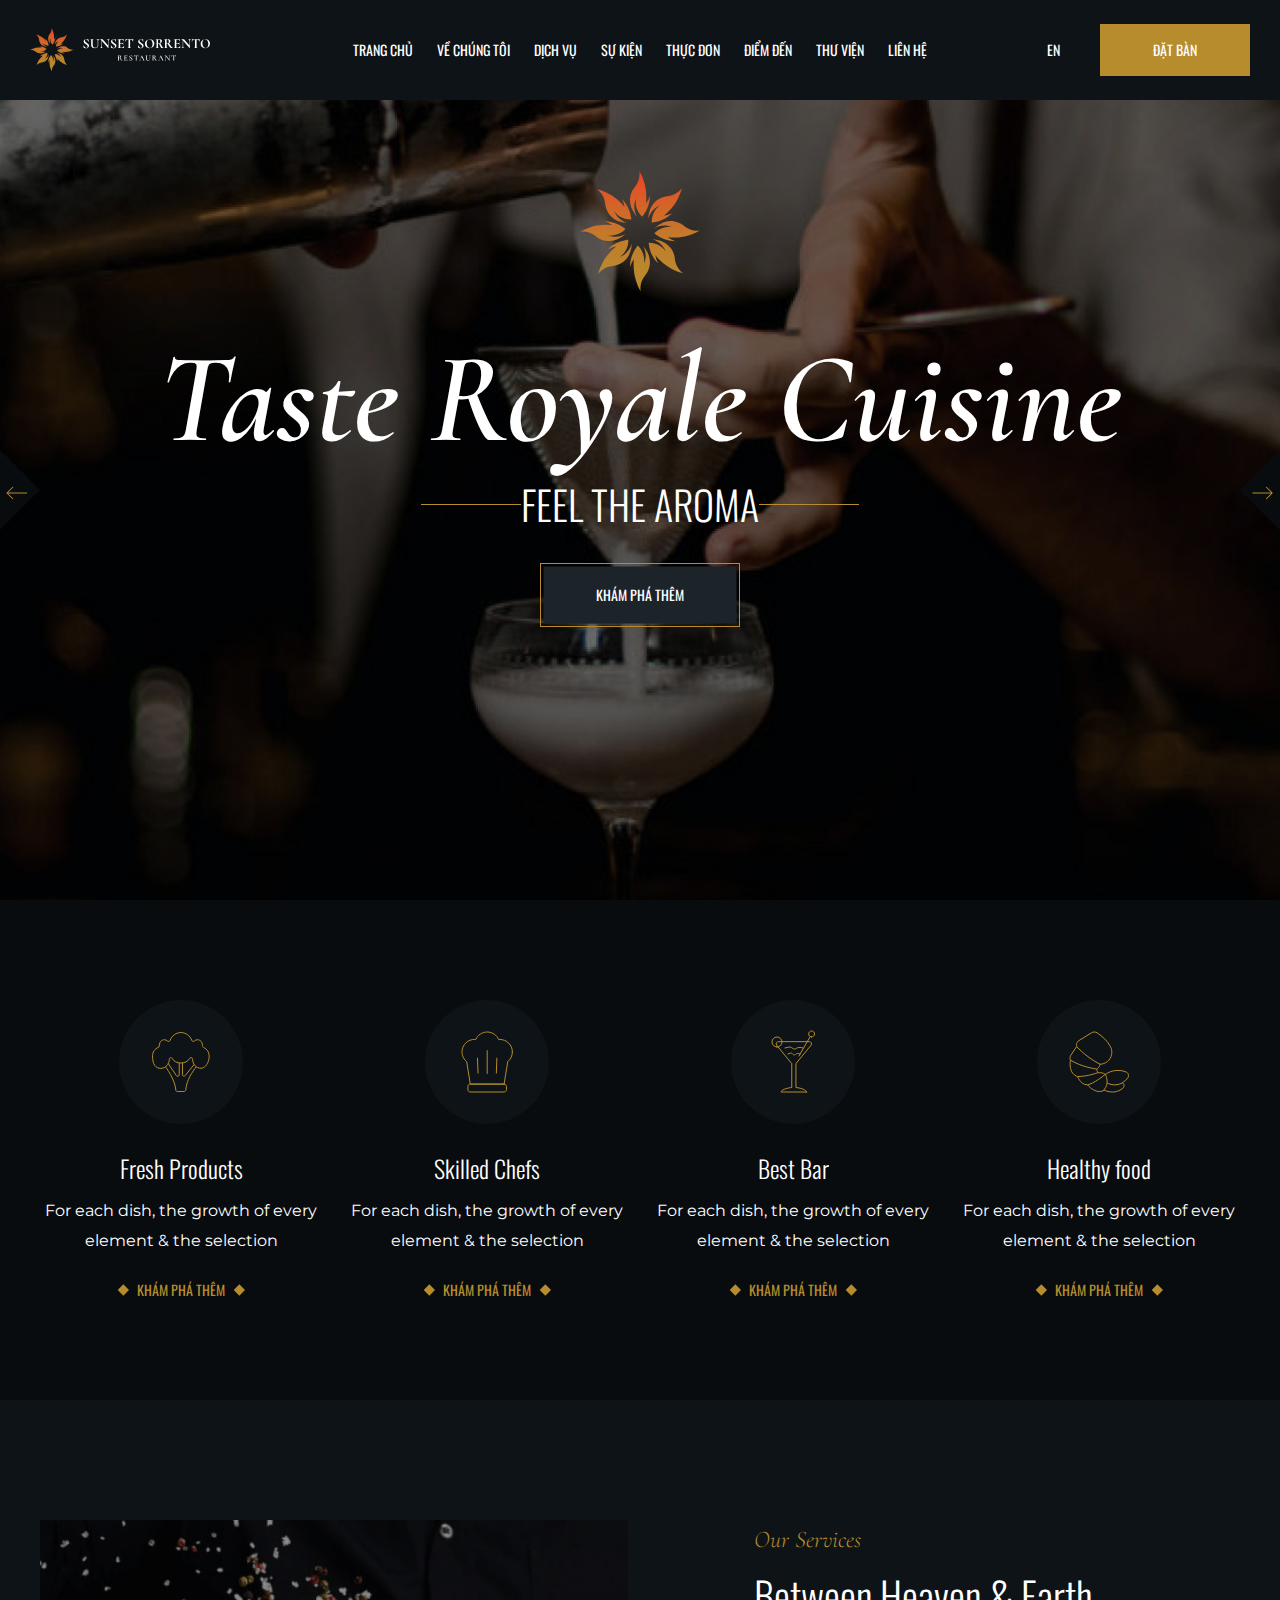
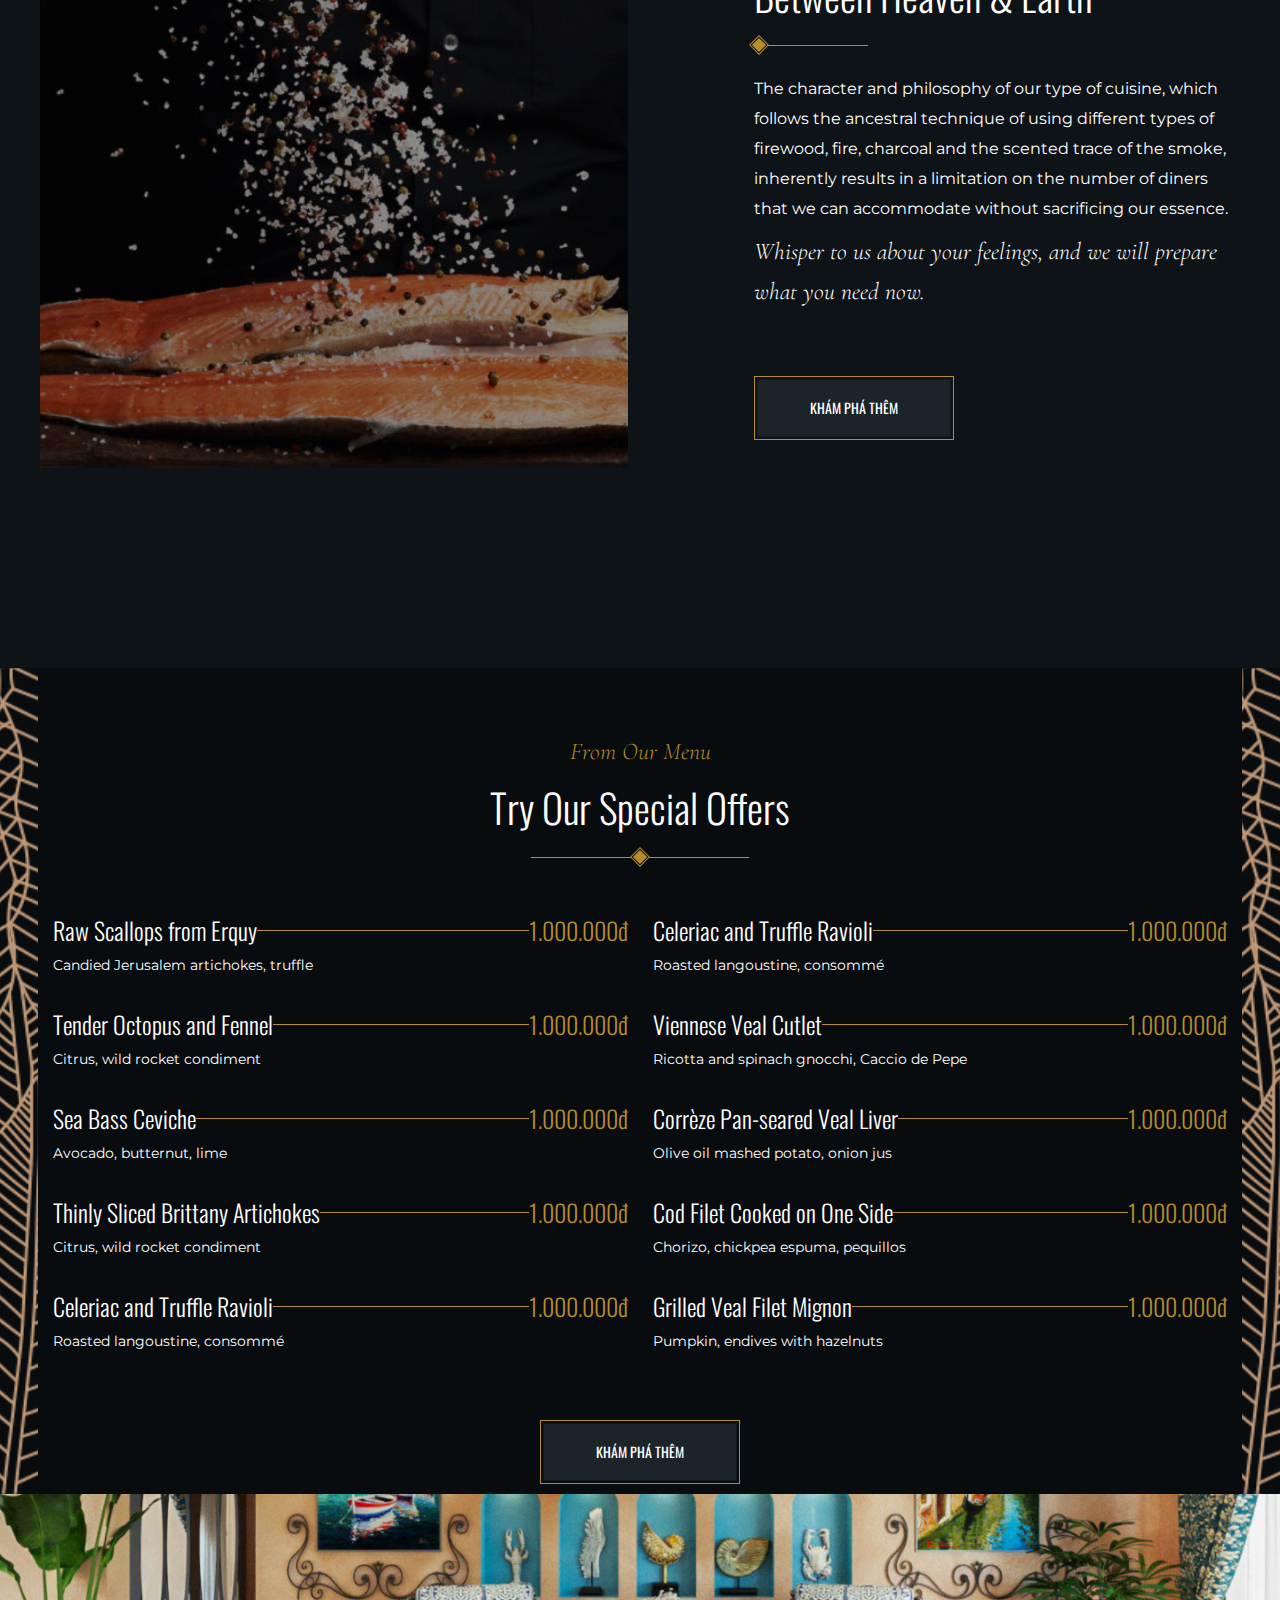
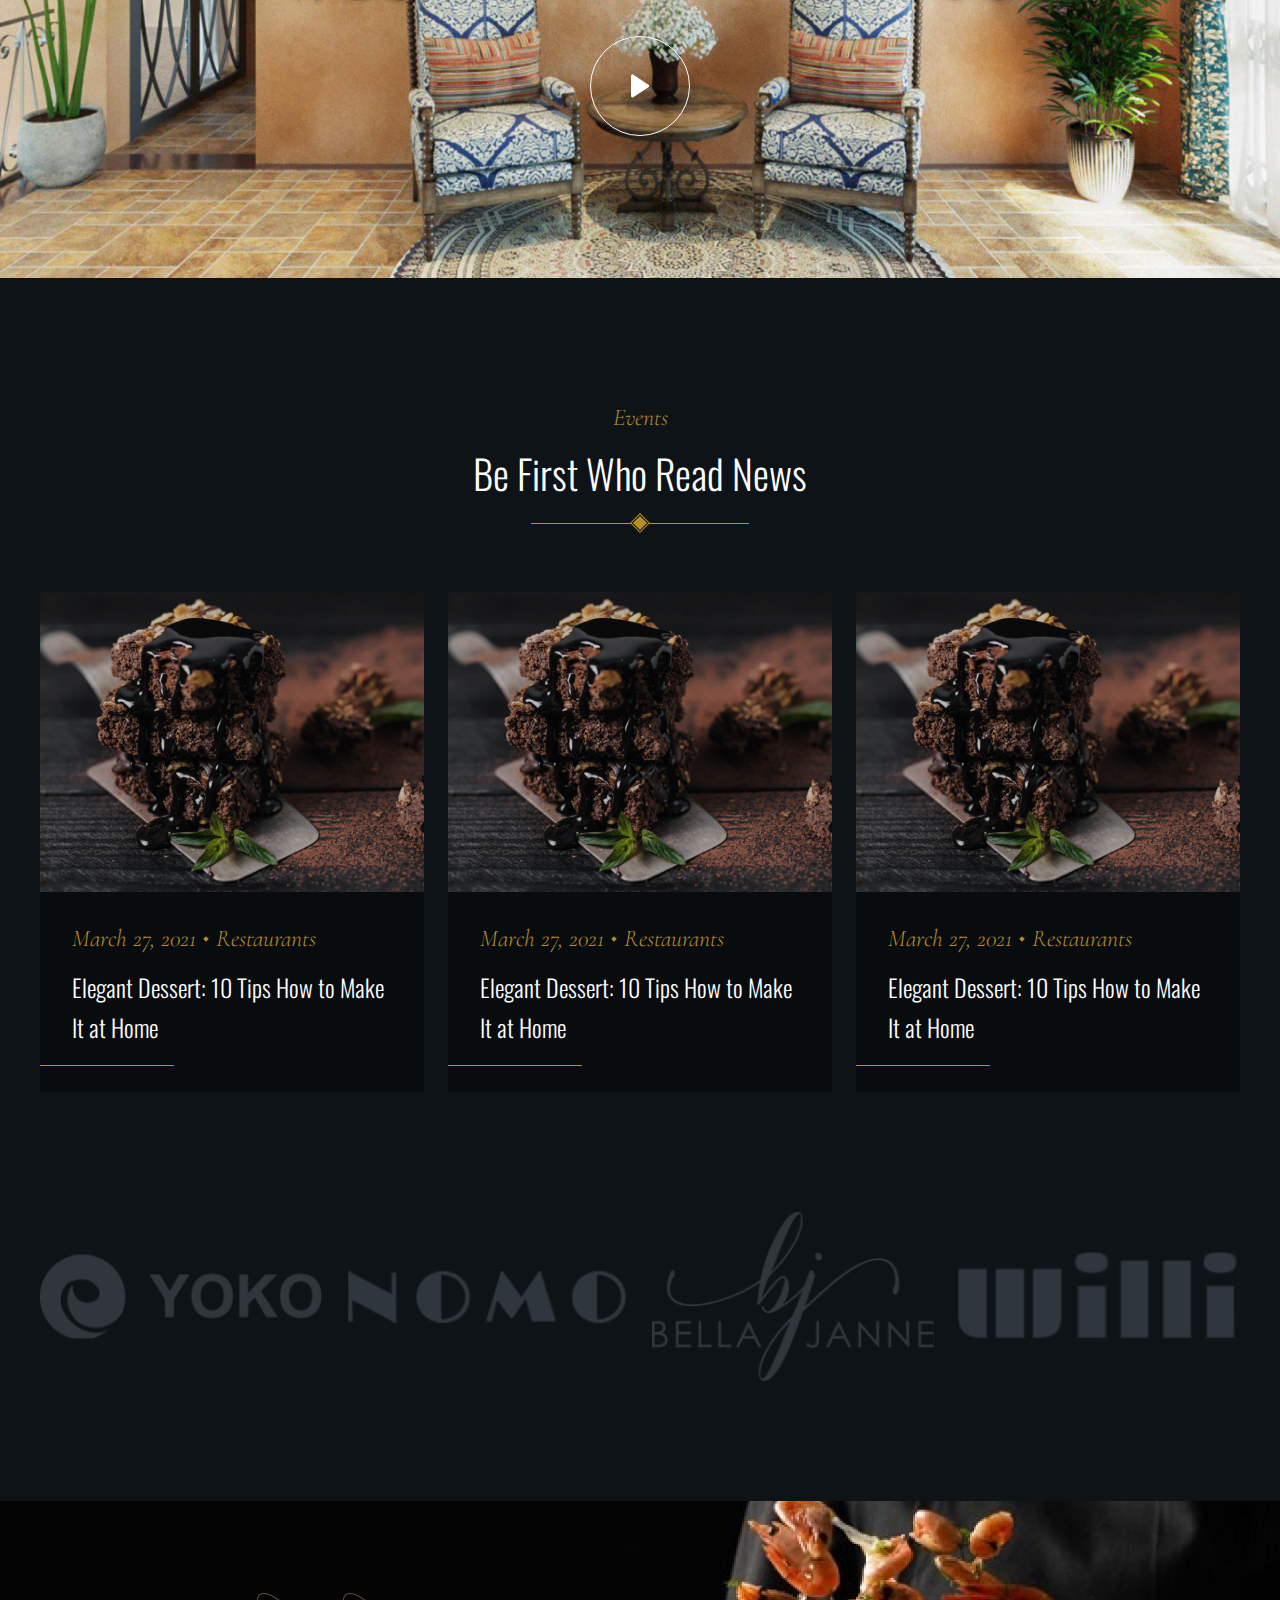
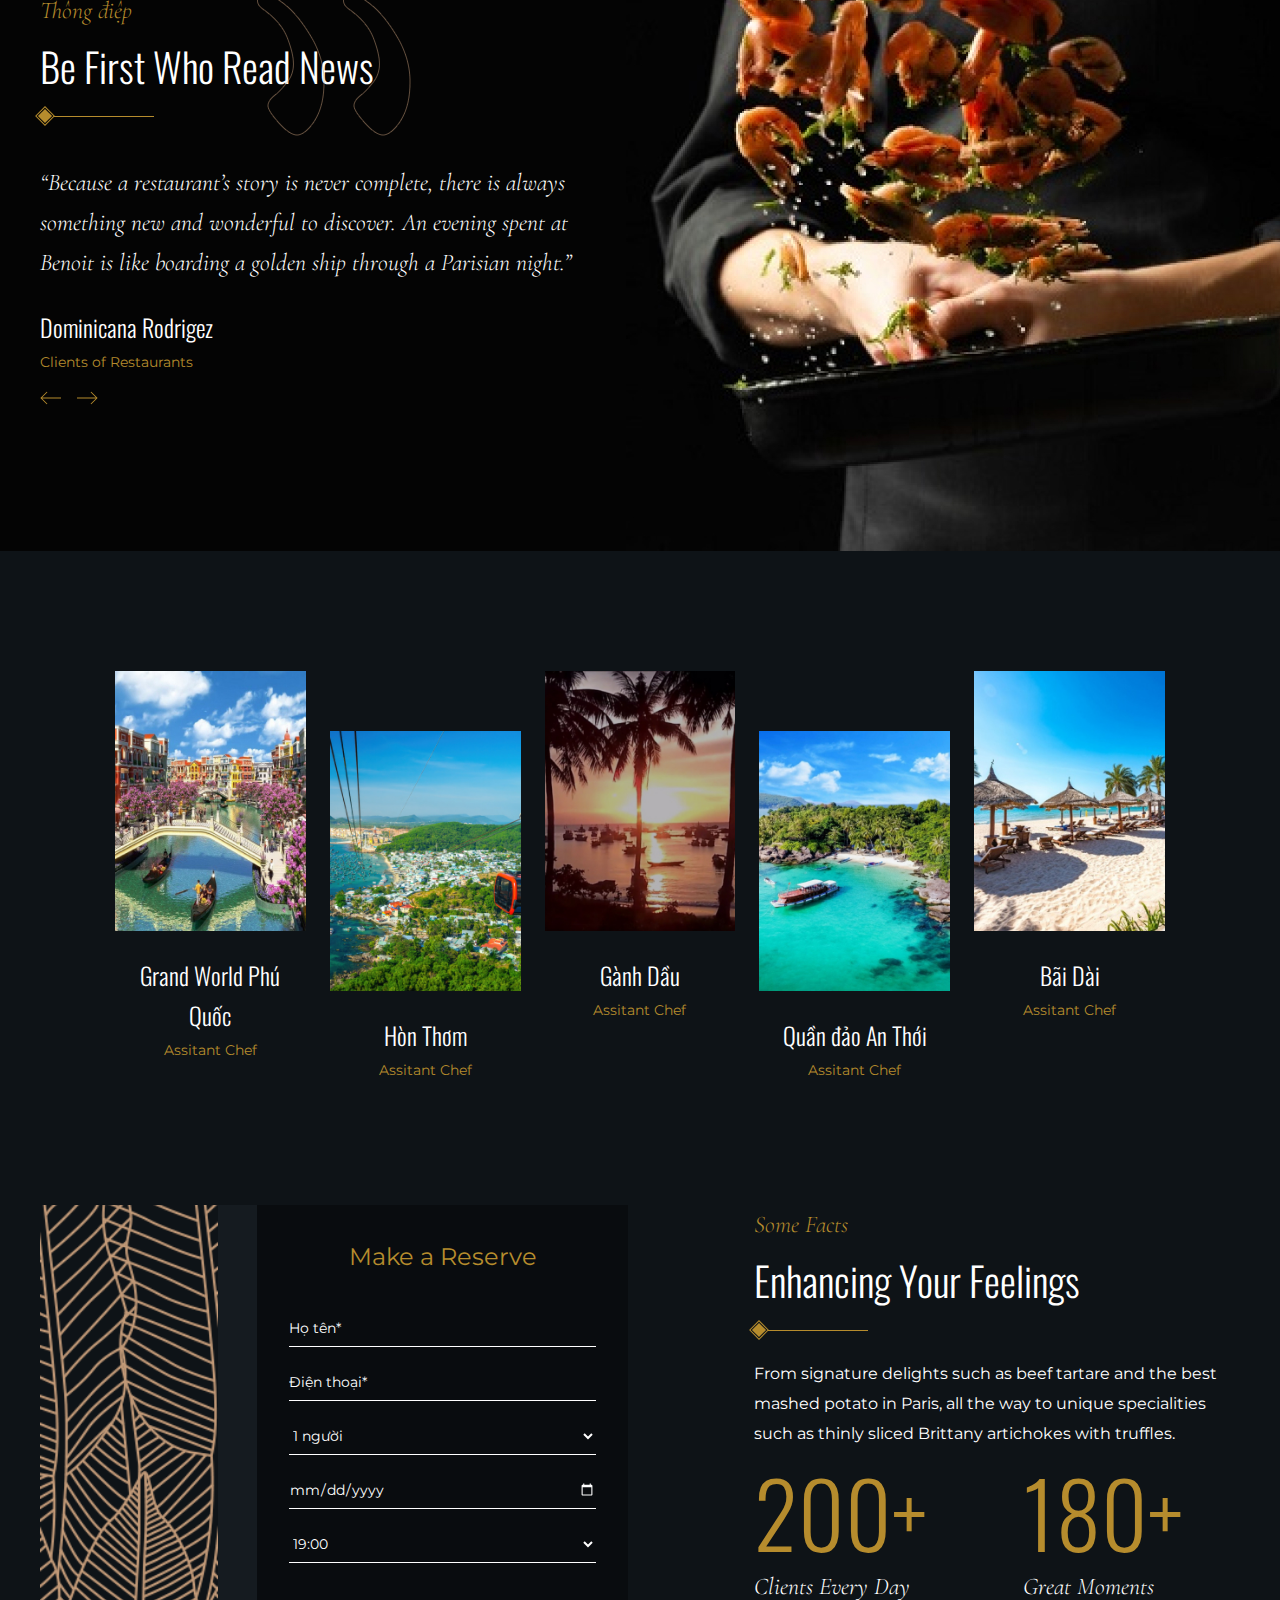
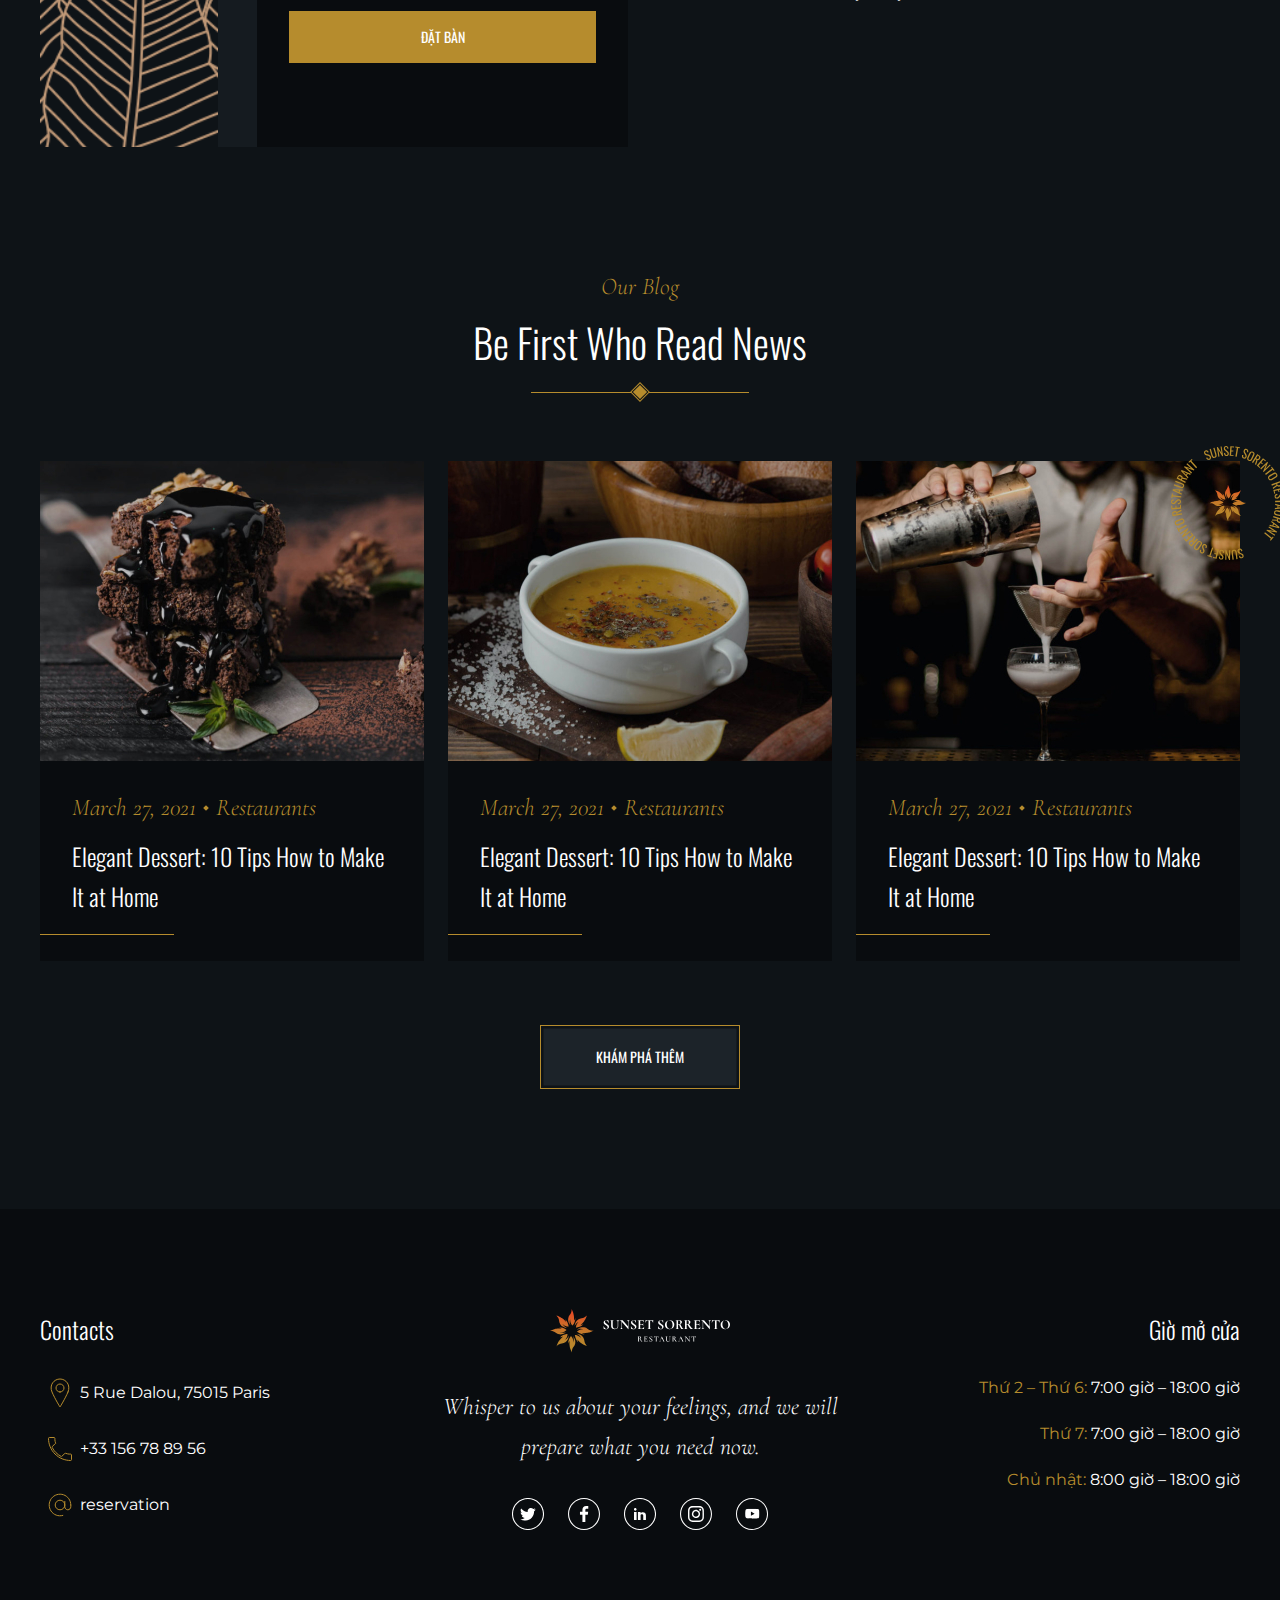
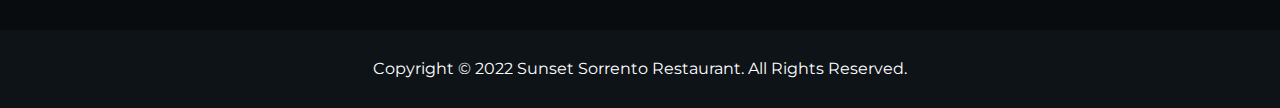
<file: index.html>
<!DOCTYPE html>
<html lang="en">
  <head>
    <meta charset="UTF-8" />
    <meta http-equiv="X-UA-Compatible" content="IE=edge" />
    <meta name="viewport" content="width=device-width, initial-scale=1.0" />
    <link rel="stylesheet" href="./dest/font.css" />
    <link rel="stylesheet" href="./dest/style.min.css" />
    <title>Sunset</title>
    <!-- Mega tag -->
    <meta property="fb:app_id" content="1234567890" />
    <meta property="og:type" content="article" />
    <meta property="og:url" content="" />
    <meta property="og:title" content="" />
    <meta property="og:image" content="" />
    <meta property="og:description" content="" />
  </head>
  <body>
    <header class="header">
      <div class="container-fluid">
        <div class="header__logo">
          <a href=""><img src="./img/logoheader.svg" alt="" /></a>
        </div>
        çç
        <div class="header__menu">
          <ul>
            <li><a href="index.html">TRANG CHỦ</a></li>
            <li><a href="about.html">VỀ CHÚNG TÔI</a></li>
            <li><a href="service.html">DỊCH VỤ</a></li>
            <li><a href="event.html">SỰ KIỆN</a></li>
            <li><a href="menu.html">THỰC ĐƠN</a></li>
            <li>
              <a href="destination.html">ĐIỂM ĐẾN</a>
            </li>
            <li><a href="library.html">THƯ VIỆN</a></li>
            <li><a href="contact.html">LIÊN HỆ</a></li>
          </ul>
        </div>
        <div class="header__right">
          <div class="outer">
            <div class="header__lang">
              <span>EN</span>
            </div>
            <div class="header__lang-option">
              <a href="#" class="option-item">JP</a>
              <a href="#" class="option-item">AU</a>
              <a href="#" class="option-item">VN</a>
            </div>
          </div>
          <a href="" class="header__btn booking">ĐẶT BÀN</a>
          <div class="btn__mobile">
            <span></span>
          </div>
        </div>
      </div>
    </header>
    <nav class="nav">
      <ul>
        <li><a href="index.html">TRANG CHỦ</a></li>
        <li><a href="about.html">VỀ CHÚNG TÔI</a></li>
        <li><a href="service.html">DỊCH VỤ</a></li>
        <li><a href="event.html">SỰ KIỆN</a></li>
        <li><a href="menu.html">THỰC ĐƠN</a></li>
        <li>
          <a href="destination.html">ĐIỂM ĐẾN</a>
        </li>
        <li><a href="library.html">THƯ VIỆN</a></li>
        <li><a href="contact.html">LIÊN HỆ</a></li>
      </ul>
    </nav>
    <main>
      <section class="slider">
        <div class="slider__wrap-main">
          <div class="slider__wrap">
            <div class="slider__wrap-item">
              <i class="slider__logo"
                ><img src="./img/logoslider.svg" alt=""
              /></i>
              <h1 class="slider__heading">Taste Royale Cuisine</h1>
              <p class="slider__desc line">FEEL THE AROMA</p>
              <span class="btn-primary"><a href="">KHÁM PHÁ THÊM</a></span>
            </div>
            <img src="./img/silder1.jpg" class="slider__banner" alt="" />
          </div>
          <div class="slider__wrap">
            <div class="slider__wrap-item">
              <i class="slider__logo"
                ><img src="./img/logoslider.svg" alt=""
              /></i>
              <h1 class="slider__heading">Taste Royale Cuisine</h1>
              <p class="slider__desc line">FEEL THE AROMA</p>
              <span class="btn-primary"><a href="">KHÁM PHÁ THÊM</a></span>
            </div>
            <img src="./img/slider2.jpg" class="slider__banner" alt="" />
          </div>
          <div class="slider__wrap">
            <div class="slider__wrap-item">
              <i class="slider__logo"
                ><img src="./img/logoslider.svg" alt=""
              /></i>
              <h1 class="slider__heading">Taste Royale Cuisine</h1>
              <p class="slider__desc line">FEEL THE AROMA</p>
              <span class="btn-primary"><a href="">KHÁM PHÁ THÊM</a></span>
            </div>
            <img src="./img/slider3.jpg" class="slider__banner" alt="" />
          </div>
        </div>
        <div class="slider-btn prev"></div>
        <a href="" class="btn-arrow prev"
          ><img src="./img/arrow.svg" alt=""
        /></a>
        <div class="slider-btn next"></div>
        <a href="" class="btn-arrow next"
          ><img src="./img/arrow.svg" alt=""
        /></a>
      </section>
      <section class="intro">
        <div class="container">
          <div class="intro__wrap">
            <div class="intro__wrap-item">
              <img src="./img/discover1.svg" alt="" class="logo-item" />
              <div class="textbox">
                <h2 class="heading__text">Fresh Products</h2>
                <p class="desc__text">
                  For each dish, the growth of every element & the selection
                </p>
              </div>
              <div class="discover">
                <i
                  ><img src="./img/quadrangle.svg" alt="" class="icon-left"
                /></i>
                <a href="" class="discover__text">KHÁM PHÁ THÊM</a>
                <i
                  ><img src="./img/quadrangle.svg" alt="" class="icon-right"
                /></i>
              </div>
            </div>
            <div class="intro__wrap-item">
              <img src="./img/discover2.svg" alt="" class="logo-item" />
              <div class="textbox">
                <h2 class="heading__text">Skilled Chefs</h2>
                <p class="desc__text">
                  For each dish, the growth of every element & the selection
                </p>
              </div>
              <div class="discover">
                <i
                  ><img src="./img/quadrangle.svg" alt="" class="icon-left"
                /></i>
                <a href="" class="discover__text">KHÁM PHÁ THÊM</a>
                <i
                  ><img src="./img/quadrangle.svg" alt="" class="icon-right"
                /></i>
              </div>
            </div>
            <div class="intro__wrap-item">
              <img src="./img/discover3.svg" alt="" class="logo-item" />
              <div class="textbox">
                <h2 class="heading__text">Best Bar</h2>
                <p class="desc__text">
                  For each dish, the growth of every element & the selection
                </p>
              </div>
              <div class="discover">
                <i
                  ><img src="./img/quadrangle.svg" alt="" class="icon-left"
                /></i>
                <a href="" class="discover__text">KHÁM PHÁ THÊM</a>
                <i
                  ><img src="./img/quadrangle.svg" alt="" class="icon-right"
                /></i>
              </div>
            </div>
            <div class="intro__wrap-item">
              <img src="./img/discover4.svg" alt="" class="logo-item" />
              <div class="textbox">
                <h2 class="heading__text">Healthy food</h2>
                <p class="desc__text">
                  For each dish, the growth of every element & the selection
                </p>
              </div>
              <div class="discover">
                <i
                  ><img src="./img/quadrangle.svg" alt="" class="icon-left"
                /></i>
                <a href="" class="discover__text">KHÁM PHÁ THÊM</a>
                <i
                  ><img src="./img/quadrangle.svg" alt="" class="icon-right"
                /></i>
              </div>
            </div>
          </div>
        </div>
      </section>
      <section class="between">
        <div class="container">
          <div class="between__img">
            <img src="./img/between.jpg" alt="" />
          </div>
          <div class="between__text">
            <div class="textbox left-text">
              <p class="primary__text">Our Services</p>
              <h2 class="heading__text">Between Heaven & Earth</h2>
              <div class="icon__quad">
                <span></span>
              </div>
            </div>
            <div class="desc">
              The character and philosophy of our type of cuisine, which follows
              the ancestral technique of using different types of firewood,
              fire, charcoal and the scented trace of the smoke, inherently
              results in a limitation on the number of diners that we can
              accommodate without sacrificing our essence.
            </div>
            <div class="bottom">
              Whisper to us about your feelings, and we will prepare what you
              need now.
            </div>
            <span class="btn-primary"><a href="">KHÁM PHÁ THÊM</a></span>
          </div>
        </div>
      </section>
      <section class="offers">
        <div class="offers__column">
          <img src="./img/column.svg" alt="" />
        </div>
        <div class="container">
          <div class="textbox center-text">
            <p class="primary__text">From Our Menu</p>
            <h2 class="heading__text">Try Our Special Offers</h2>
            <div class="icon__quad">
              <span></span>
            </div>
          </div>
          <div class="offers__wrap">
            <div class="right">
              <div class="offers__wrap-item">
                <div class="top">
                  <h2 class="heading">Raw Scallops from Erquy</h2>
                  <p class="prices">1.000.000đ</p>
                </div>
                <div class="bottom">Candied Jerusalem artichokes, truffle</div>
              </div>
              <div class="offers__wrap-item">
                <div class="top">
                  <h2 class="heading">Tender Octopus and Fennel</h2>
                  <p class="prices">1.000.000đ</p>
                </div>
                <div class="bottom">Citrus, wild rocket condiment</div>
              </div>
              <div class="offers__wrap-item">
                <div class="top">
                  <h2 class="heading">Sea Bass Ceviche</h2>
                  <p class="prices">1.000.000đ</p>
                </div>
                <div class="bottom">Avocado, butternut, lime</div>
              </div>
              <div class="offers__wrap-item">
                <div class="top">
                  <h2 class="heading">Thinly Sliced Brittany Artichokes</h2>
                  <p class="prices">1.000.000đ</p>
                </div>
                <div class="bottom">Citrus, wild rocket condiment</div>
              </div>
              <div class="offers__wrap-item">
                <div class="top">
                  <h2 class="heading">Celeriac and Truffle Ravioli</h2>
                  <p class="prices">1.000.000đ</p>
                </div>
                <div class="bottom">Roasted langoustine, consommé</div>
              </div>
            </div>
            <div class="left">
              <div class="offers__wrap-item">
                <div class="top">
                  <h2 class="heading">Celeriac and Truffle Ravioli</h2>

                  <p class="prices">1.000.000đ</p>
                </div>
                <div class="bottom">Roasted langoustine, consommé</div>
              </div>
              <div class="offers__wrap-item">
                <div class="top">
                  <h2 class="heading">Viennese Veal Cutlet</h2>

                  <p class="prices">1.000.000đ</p>
                </div>
                <div class="bottom">
                  Ricotta and spinach gnocchi, Caccio de Pepe
                </div>
              </div>
              <div class="offers__wrap-item">
                <div class="top">
                  <h2 class="heading">Corrèze Pan-seared Veal Liver</h2>

                  <p class="prices">1.000.000đ</p>
                </div>
                <div class="bottom">Olive oil mashed potato, onion jus</div>
              </div>
              <div class="offers__wrap-item">
                <div class="top">
                  <h2 class="heading">Cod Filet Cooked on One Side</h2>

                  <p class="prices">1.000.000đ</p>
                </div>
                <div class="bottom">Chorizo, chickpea espuma, pequillos</div>
              </div>
              <div class="offers__wrap-item">
                <div class="top">
                  <h2 class="heading">Grilled Veal Filet Mignon</h2>

                  <p class="prices">1.000.000đ</p>
                </div>
                <div class="bottom">Pumpkin, endives with hazelnuts</div>
              </div>
            </div>
          </div>
          <span class="btn-primary"><a href="">KHÁM PHÁ THÊM</a></span>
        </div>
        <div class="offers__column">
          <img src="./img/column.svg" alt="" />
        </div>
      </section>
      <section class="video">
        <a href="" class="video__play">
          <img src="./img/videoplay.svg" class="video__play-icon" alt="" />
        </a>
      </section>
      <section class="events">
        <div class="container">
          <div class="textbox center-text">
            <p class="primary__text">Events</p>
            <h2 class="heading__text">Be First Who Read News</h2>
            <div class="icon__quad">
              <span></span>
            </div>
          </div>
          <div class="events__wrap flex">
            <div class="events__wrap-item">
              <div class="item__img">
                <a href="http://127.0.0.1:5500/eventdetail.html"
                  ><img src="./img/cake.jpg" alt=""
                /></a>
              </div>
              <div class="item__textbox">
                <div class="top">
                  <p class="day">March 27, 2021</p>
                  <span class="icon"></span>
                  <p class="res">Restaurants</p>
                </div>
                <div class="bottom">
                  <a
                    href="http://127.0.0.1:5500/eventdetail.html"
                    class="heading"
                  >
                    Elegant Dessert: 10 Tips How to Make It at Home
                  </a>
                </div>
              </div>
            </div>
            <div class="events__wrap-item">
              <div class="item__img">
                <a href=""><img src="./img/cake.jpg" alt="" /></a>
              </div>
              <div class="item__textbox">
                <div class="top">
                  <p class="day">March 27, 2021</p>
                  <span class="icon"></span>
                  <p class="res">Restaurants</p>
                </div>
                <div class="bottom">
                  <a
                    href="http://127.0.0.1:5500/eventdetail.html"
                    class="heading"
                  >
                    Elegant Dessert: 10 Tips How to Make It at Home
                  </a>
                </div>
              </div>
            </div>
            <div class="events__wrap-item">
              <div class="item__img">
                <a href=""><img src="./img/cake.jpg" alt="" /></a>
              </div>
              <div class="item__textbox">
                <div class="top">
                  <p class="day">March 27, 2021</p>
                  <span class="icon"></span>
                  <p class="res">Restaurants</p>
                </div>
                <div class="bottom">
                  <a href="" class="heading">
                    Elegant Dessert: 10 Tips How to Make It at Home
                  </a>
                </div>
              </div>
            </div>
          </div>
          <div class="events__brand">
            <div class="events__brand-img">
              <img src="./img/brand1.svg" alt="" />
            </div>
            <div class="events__brand-img">
              <img src="./img/brand2.svg" alt="" />
            </div>
            <div class="events__brand-img">
              <img src="./img/brand3.svg" alt="" />
            </div>
            <div class="events__brand-img">
              <img src="./img/brand4.svg" alt="" />
            </div>
          </div>
        </div>
      </section>
      <section class="be">
        <div class="out">
          <div class="be__text">
            <div class="textbox left-text">
              <img src="./img/iconbe.svg" alt="" class="icon__text" />
              <p class="primary__text">Thông điệp</p>
              <h2 class="heading__text">Be First Who Read News</h2>
              <div class="icon__quad">
                <span></span>
              </div>
            </div>
          </div>
          <div class="out__item active">
            <p class="be__desc">
              “Because a restaurant’s story is never complete, there is always
              something new and wonderful to discover. An evening spent at
              Benoit is like boarding a golden ship through a Parisian night.”
            </p>
            <div class="be__clients">
              <p class="top">Dominicana Rodrigez</p>
              <p class="bottom">Clients of Restaurants</p>
            </div>
          </div>
          <div class="out__item">
            <p class="be__desc">
              "For each dish, the growth of every element & the selection For
              each dish, the growth of every element & the selection Sustainable
              fishing, rediscovered grains, exclusively grown vegetables from
              the queen’s garden."
            </p>
            <div class="be__clients">
              <p class="top">Rodrigez Dominicana</p>
              <p class="bottom">Clients of Restaurants</p>
            </div>
          </div>
          <div class="out__item">
            <p class="be__desc">
              "From signature delights such as beef tartare and the best mashed
              potato in Paris, all the way to unique specialities such as thinly
              sliced Brittany artichokes with truffles."
            </p>
            <div class="be__clients">
              <p class="top">Yoko Rodrigez</p>
              <p class="bottom">Clients of Restaurants</p>
            </div>
          </div>
          <div class="be__arrow">
            <i class="be__arrow-prev"><img src="./img/arrow.svg" alt="" /></i>
            <i class="be__arrow-next"><img src="./img/arrow.svg" alt="" /></i>
          </div>
        </div>
        <img src="./img/befirst.jpg" alt="" class="be__image" />
      </section>
      <section class="gallery">
        <div class="container">
          <div class="gallery__item">
            <a
              href="./img/gallery1.jpg"
              data-fancybox="image"
              class="gallery__item-img"
              ><img src="./img/gallery1.jpg" alt=""
            /></a>
            <div class="gallery__item-textbox">
              <h2 class="heading"><a href=""> Grand World Phú Quốc</a></h2>
              <p class="info">Assitant Chef</p>
            </div>
          </div>
          <div class="gallery__item">
            <a
              href="./img/gallery2.jpg"
              data-fancybox="image"
              class="gallery__item-img"
              ><img src="./img/gallery2.jpg" alt=""
            /></a>
            <div class="gallery__item-textbox">
              <h2 class="heading"><a href="">Hòn Thơm</a></h2>
              <p class="info">Assitant Chef</p>
            </div>
          </div>
          <div class="gallery__item">
            <a
              href="./img/gallery3.jpg"
              data-fancybox="image"
              class="gallery__item-img"
              ><img src="./img/gallery3.jpg" alt=""
            /></a>
            <div class="gallery__item-textbox">
              <h2 class="heading"><a href="">Gành Dầu</a></h2>
              <p class="info">Assitant Chef</p>
            </div>
          </div>
          <div class="gallery__item">
            <a
              href="./img/gallery4.jpg"
              data-fancybox="image"
              class="gallery__item-img"
              ><img src="./img/gallery4.jpg" alt=""
            /></a>
            <div class="gallery__item-textbox">
              <h2 class="heading"><a href="">Quần đảo An Thới</a></h2>
              <p class="info">Assitant Chef</p>
            </div>
          </div>
          <div class="gallery__item">
            <a
              href="./img/gallery5.jpg"
              data-fancybox="image"
              class="gallery__item-img"
              ><img src="./img/gallery5.jpg" alt=""
            /></a>
            <div class="gallery__item-textbox">
              <h2 class="heading"><a href=""> Bãi Dài</a></h2>
              <p class="info">Assitant Chef</p>
            </div>
          </div>
        </div>
      </section>
      <section class="facts">
        <div class="container">
          <div class="make__reserve">
            <img src="./img/make.svg" class="reserve-img" alt="" />
            <div class="make__reserve-column"></div>
            <div class="make__reserve-info">
              <h2 class="heading">Make a Reserve</h2>
              <div class="info__form">
                <form action="">
                  <div class="item">
                    <input
                      type="text"
                      name="name"
                      id="name"
                      placeholder="Họ tên*"
                    />
                  </div>
                  <div class="item">
                    <input
                      type="tel"
                      name="phone"
                      id="phone"
                      placeholder="Điện thoại*"
                    />
                  </div>
                  <div class="item">
                    <select name="person" id="person">
                      <option value="1">1 người</option>
                      <option value="2">2 người</option>
                      <option value="3">3 người</option>
                    </select>
                  </div>
                  <div class="item">
                    <input type="date" name="date" id="date" />
                  </div>
                  <div class="item">
                    <select name="time" id="time">
                      <option value="1">19:00</option>
                      <option value="2">20:00</option>
                      <option value="3">21:00</option>
                    </select>
                  </div>
                </form>
              </div>
              <a href="" class="btn-reserve">ĐẶT BÀN</a>
            </div>
          </div>
          <div class="facts__enhan">
            <div class="textbox left-text">
              <p class="primary__text">Some Facts</p>
              <h2 class="heading__text">Enhancing Your Feelings</h2>
              <div class="icon__quad">
                <span></span>
              </div>
            </div>
            <p class="facts__enhan-desc">
              From signature delights such as beef tartare and the best mashed
              potato in Paris, all the way to unique specialities such as thinly
              sliced Brittany artichokes with truffles.
            </p>
            <div class="facts__enhan-number">
              <div class="clients text">
                <p class="number">200+</p>
                <p class="info">Clients Every Day</p>
              </div>
              <div class="great text">
                <p class="number">180+</p>
                <p class="info">Great Moments</p>
              </div>
            </div>
          </div>
        </div>
      </section>
      <section class="blog">
        <div class="container">
          <div class="textbox center-text">
            <p class="primary__text">Our Blog</p>
            <h2 class="heading__text">Be First Who Read News</h2>
            <div class="icon__quad">
              <span></span>
            </div>
          </div>
          <div class="blog__wrap flex">
            <div class="blog__wrap-item">
              <div class="item__img">
                <a href=""><img src="./img/cake.jpg" alt="" /></a>
              </div>
              <div class="item__textbox">
                <div class="top">
                  <p class="day">March 27, 2021</p>
                  <span class="icon"></span>
                  <p class="res">Restaurants</p>
                </div>
                <div class="bottom">
                  <a href="" class="heading">
                    Elegant Dessert: 10 Tips How to Make It at Home
                  </a>
                </div>
              </div>
            </div>
            <div class="blog__wrap-item">
              <div class="item__img">
                <a href=""><img src="./img/blog2.jpg" alt="" /></a>
              </div>
              <div class="item__textbox">
                <div class="top">
                  <p class="day">March 27, 2021</p>
                  <span class="icon"></span>
                  <p class="res">Restaurants</p>
                </div>
                <div class="bottom">
                  <a href="" class="heading">
                    Elegant Dessert: 10 Tips How to Make It at Home
                  </a>
                </div>
              </div>
            </div>
            <div class="blog__wrap-item">
              <div class="item__img">
                <a href=""><img src="./img/blog3.jpg" alt="" /></a>
              </div>
              <div class="item__textbox">
                <div class="top">
                  <p class="day">March 27, 2021</p>
                  <span class="icon"></span>
                  <p class="res">Restaurants</p>
                </div>
                <div class="bottom">
                  <a href="" class="heading">
                    Elegant Dessert: 10 Tips How to Make It at Home
                  </a>
                </div>
              </div>
            </div>
          </div>
          <span class="btn-primary"><a href="">KHÁM PHÁ THÊM</a></span>
        </div>
        <a href=""><img src="./img/circle.svg" class="circle" alt="" /></a>
      </section>
    </main>
    <footer class="footer">
      <div class="footer__top">
        <div class="container">
          <div class="footer__top-contact">
            <h2 class="heading">Contacts</h2>
            <div class="item">
              <i class="icon"><img src="./img/location.svg" alt="" /></i>
              <a href="" class="info"> 5 Rue Dalou, 75015 Paris</a>
            </div>
            <div class="item">
              <i class="icon"><img src="./img/phone.svg" alt="" /></i>
              <a href="" class="info"> +33 156 78 89 56 </a>
            </div>
            <div class="item">
              <i class="icon"><img src="./img/email.svg" alt="" /></i>
              <a href="" class="info"> reservation </a>
            </div>
          </div>
          <div class="footer__top-info">
            <div class="heading-info">
              <a href=""><img src="./img/logoheader.svg" alt="" /></a>
            </div>
            <p class="desc-info">
              Whisper to us about your feelings, and we will prepare what you
              need now.
            </p>
            <div class="icon-info">
              <a href="" target="_blank"><img src="./img/tw.svg" alt="" /></a>
              <a href="" target="_blank"><img src="./img/fb.svg" alt="" /></a>
              <a href="" target="_blank"><img src="./img/in.svg" alt="" /></a>
              <a href="" target="_blank"><img src="./img/Ins.svg" alt="" /></a>
              <a href="" target="_blank"><img src="./img/ytb.svg" alt="" /></a>
            </div>
          </div>
          <div class="footer__top-open">
            <h2 class="heading-open">Giờ mở cửa</h2>
            <div class="open-time">
              <p class="item">
                <span>Thứ 2 – Thứ 6: </span> 7:00 giờ – 18:00 giờ
              </p>
              <p class="item"><span>Thứ 7:</span> 7:00 giờ – 18:00 giờ</p>
              <p class="item"><span>Chủ nhật:</span> 8:00 giờ – 18:00 giờ</p>
            </div>
          </div>
        </div>
      </div>
      <div class="footer__bottom">
        <p class="copy">
          Copyright © 2022 Sunset Sorrento Restaurant. All Rights Reserved.
        </p>
      </div>
    </footer>
    <div class="btt">
      <img src="./img/btt.svg" alt="" />
    </div>
    <div class="popupvideo">
      <div class="popupvideo__inner">
        <div class="popupvideo__inner-iframe">
          <iframe
            width="100%"
            height="100%"
            src="https://www.youtube.com/embed/K5YCHvHQeRE"
            title="YouTube video player"
            frameborder="0"
            allow="accelerometer; autoplay; clipboard-write; encrypted-media; gyroscope; picture-in-picture"
            allowfullscreen
          ></iframe>
          <div class="popupvideo__inner-close">
            <img src="./img/close.svg" alt="" />
          </div>
        </div>
      </div>
    </div>
    <script src="./dest/jsmain.min.js"></script>
    <script src="./dest/main.js"></script>
  </body>
</html>
</file>
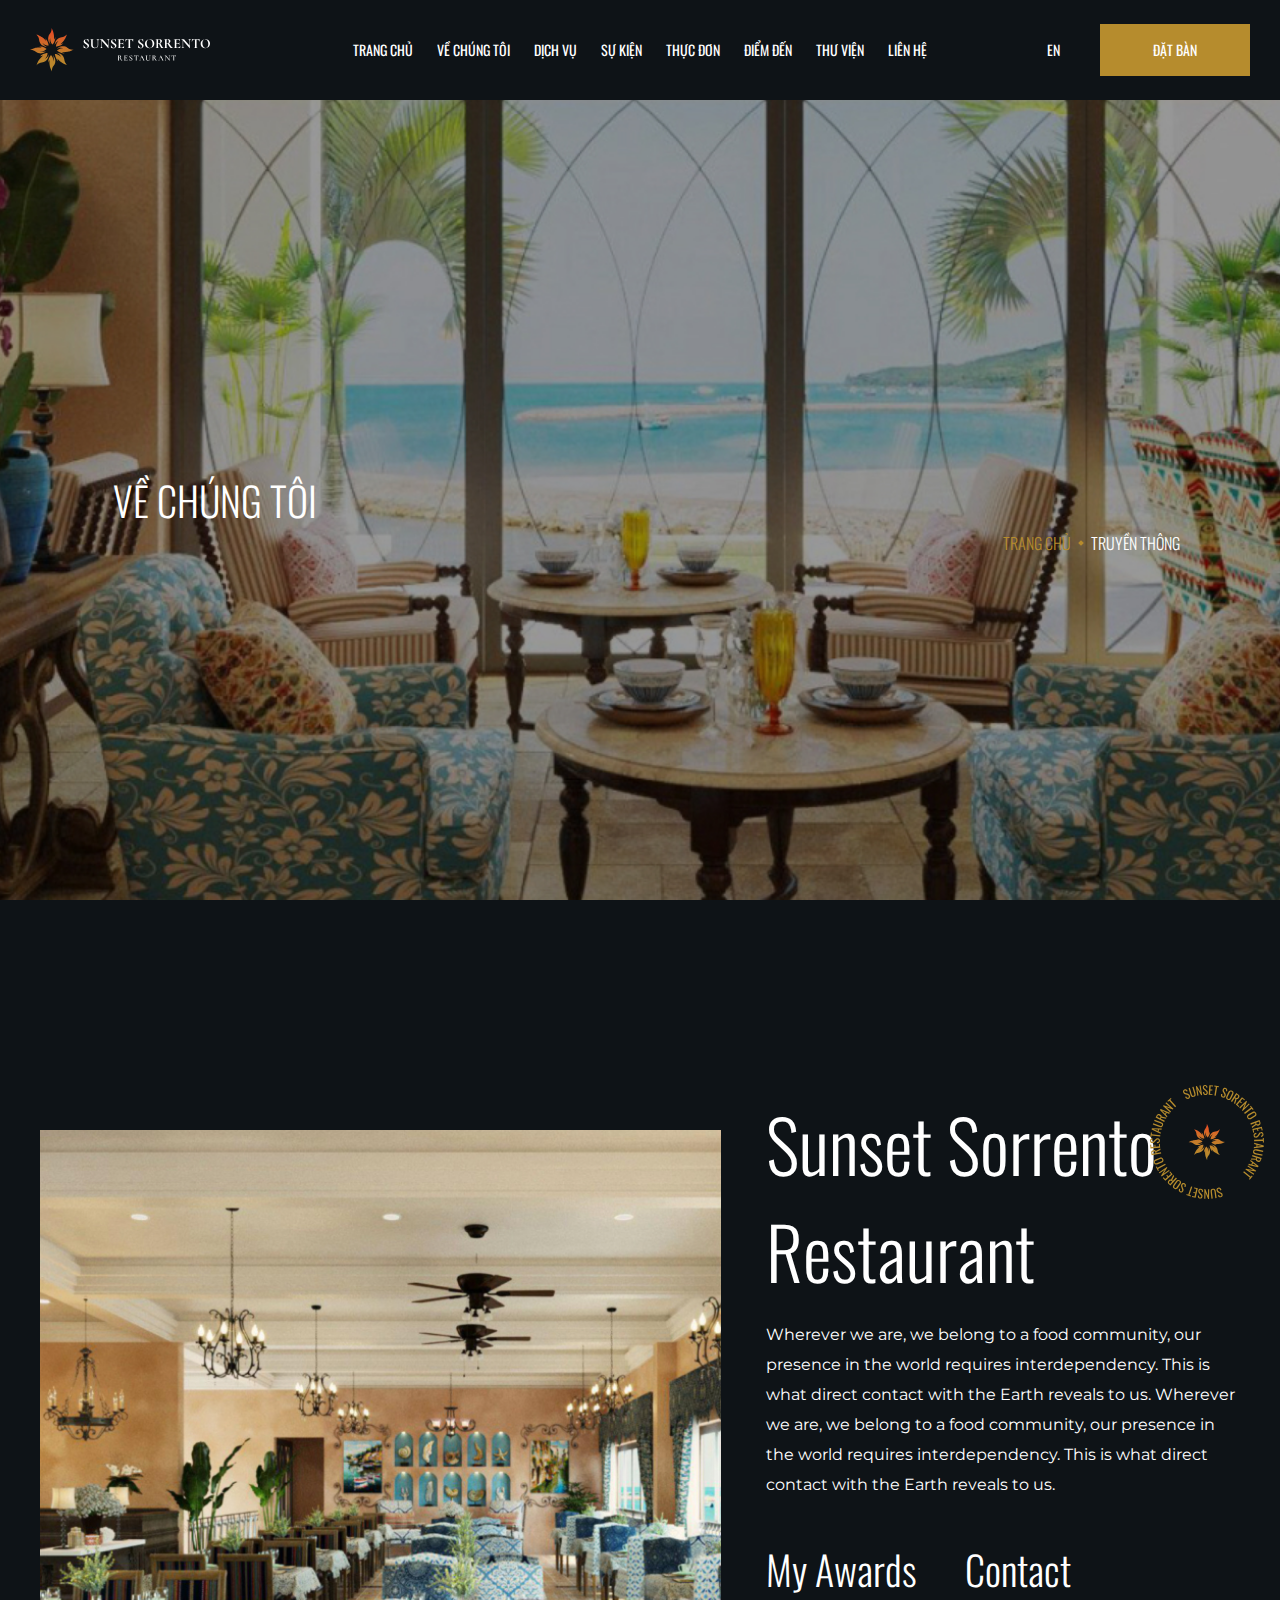
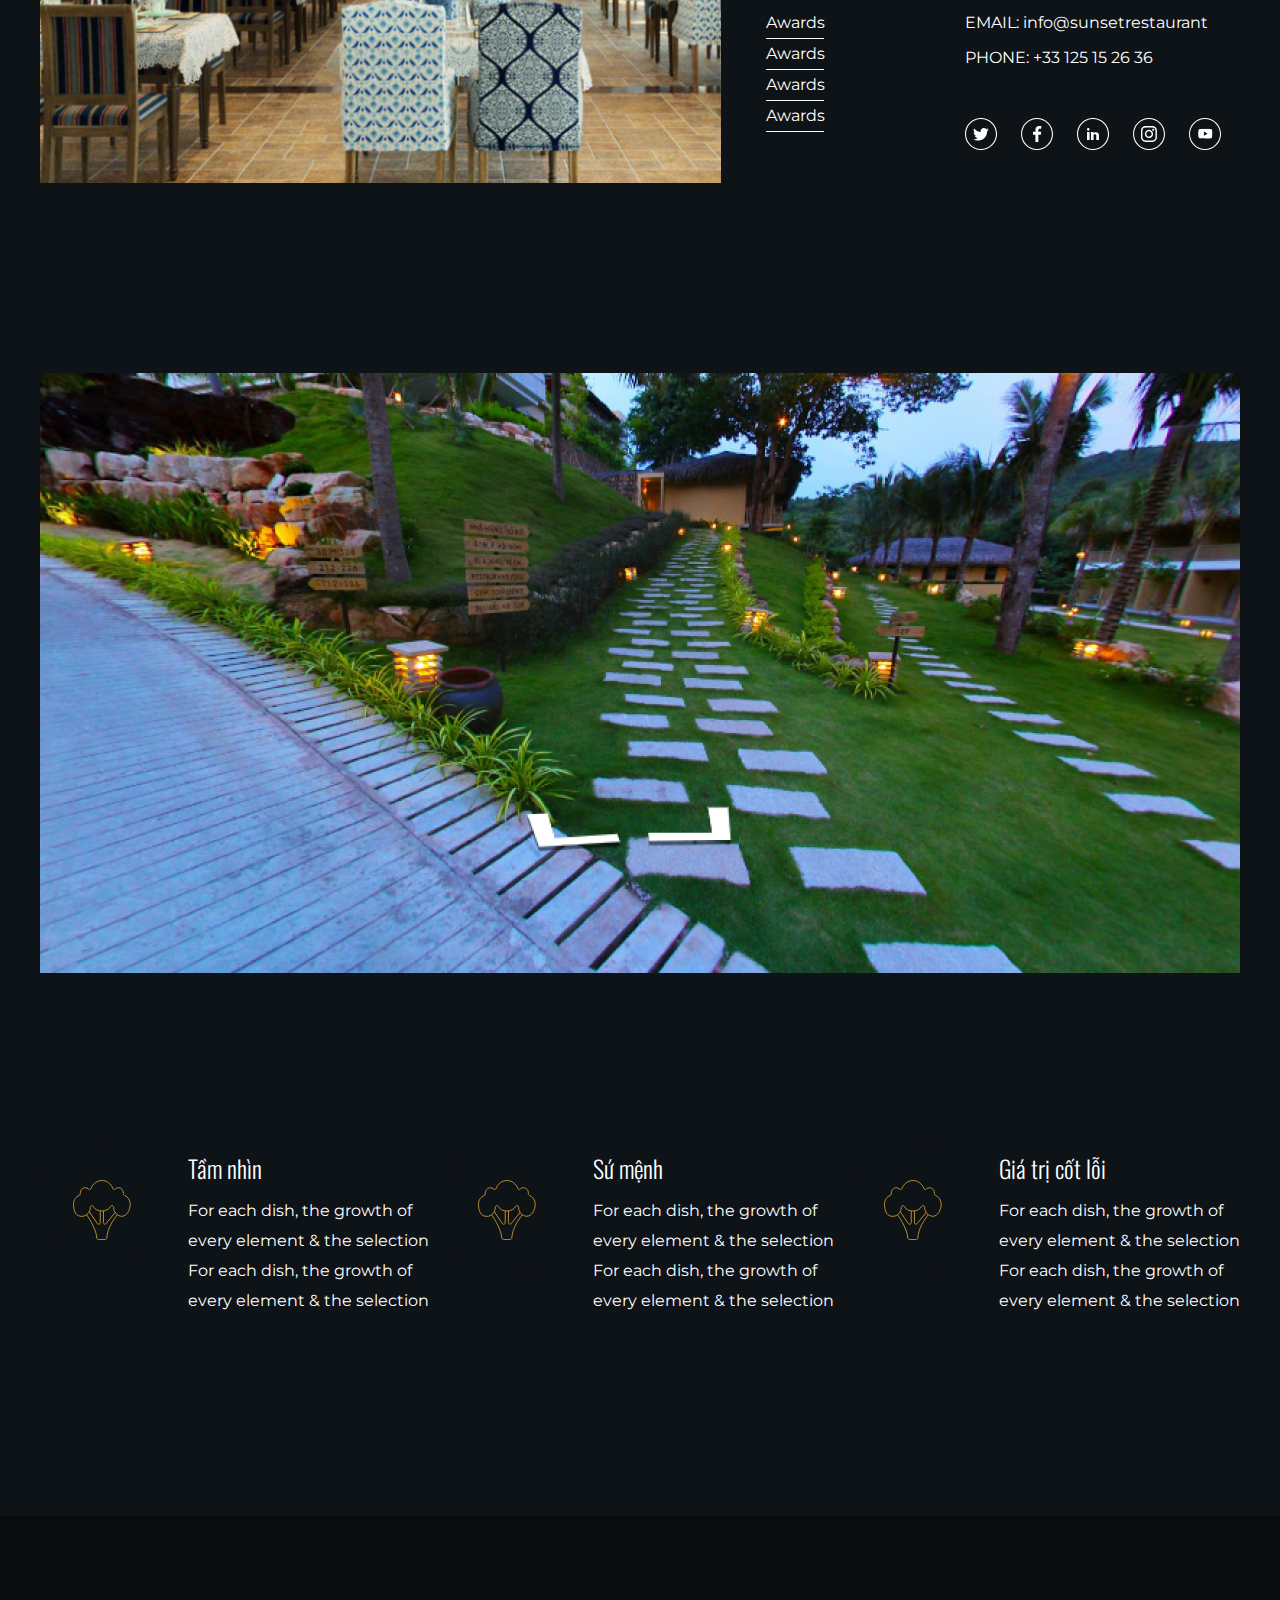
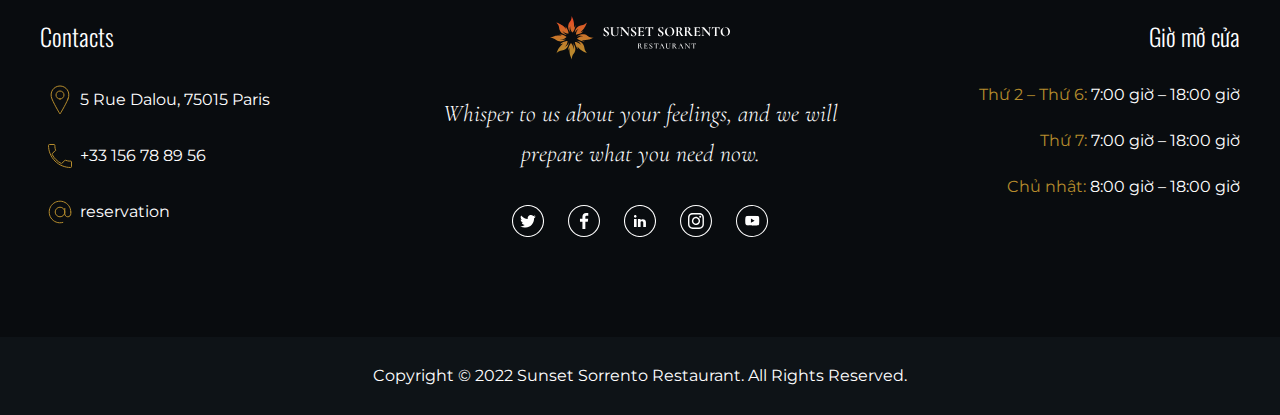
<file: about.html>
<!DOCTYPE html>
<html lang="en">
  <head>
    <meta charset="UTF-8" />
    <meta http-equiv="X-UA-Compatible" content="IE=edge" />
    <meta name="viewport" content="width=device-width, initial-scale=1.0" />
    <link rel="stylesheet" href="./dest/font.css" />
    <link rel="stylesheet" href="./dest/style.min.css" />
    <title>Sunset</title>
    <!-- Mega tag -->
    <meta property="fb:app_id" content="1234567890" />
    <meta property="og:type" content="article" />
    <meta property="og:url" content="" />
    <meta property="og:title" content="" />
    <meta property="og:image" content="" />
    <meta property="og:description" content="" />
  </head>
  <body>
    <header class="header">
      <div class="container-fluid">
        <div class="header__logo">
          <a href=""><img src="./img/logoheader.svg" alt="" /></a>
        </div>
        <div class="header__menu">
          <ul>
            <li><a href="index.html">TRANG CHỦ</a></li>
            <li><a href="about.html">VỀ CHÚNG TÔI</a></li>
            <li><a href="service.html">DỊCH VỤ</a></li>
            <li><a href="event.html">SỰ KIỆN</a></li>
            <li><a href="menu.html">THỰC ĐƠN</a></li>
            <li>
              <a href="destination.html">ĐIỂM ĐẾN</a>
            </li>
            <li><a href="library.html">THƯ VIỆN</a></li>
            <li><a href="contact.html">LIÊN HỆ</a></li>
          </ul>
        </div>
        <div class="header__right">
          <div class="outer">
            <div class="header__lang">
              <span>EN</span>
            </div>
            <div class="header__lang-option">
              <a href="#" class="option-item">JP</a>
              <a href="#" class="option-item">AU</a>
              <a href="#" class="option-item">VN</a>
            </div>
          </div>
          <a href="" class="header__btn booking">ĐẶT BÀN</a>
          <div class="btn__mobile">
            <span></span>
          </div>
        </div>
      </div>
    </header>
    <nav class="nav">
      <ul>
        <li><a href="index.html">TRANG CHỦ</a></li>
        <li><a href="about.html">VỀ CHÚNG TÔI</a></li>
        <li><a href="service.html">DỊCH VỤ</a></li>
        <li><a href="event.html">SỰ KIỆN</a></li>
        <li><a href="menu.html">THỰC ĐƠN</a></li>
        <li>
          <a href="destination.html">ĐIỂM ĐẾN</a>
        </li>
        <li><a href="library.html">THƯ VIỆN</a></li>
        <li><a href="contact.html">LIÊN HỆ</a></li>
      </ul>
    </nav>
    <main>
      <section class="banner">
        <div class="banner__wrap">
          <div class="banner__title">
            <h1 class="heading">VỀ CHÚNG TÔI</h1>
            <div class="banner__detail">
              <p class="home">TRANG CHỦ</p>
              <span></span>
              <p class="right">TRUYỀN THÔNG</p>
            </div>
          </div>
          <img src="./img/banner.jpg" class="banner__img" alt="" />
        </div>
      </section>
      <section class="sorrento">
        <a href="" class="logo">
          <img src="./img/circle.svg" alt="" class="circle" />
        </a>
        <div class="container">
          <div class="sorrento__img">
            <img src="./img/sunset.jpg" alt="" />
          </div>
          <div class="sorrento__text">
            <h2 class="heading">Sunset Sorrento Restaurant</h2>
            <p class="desc">
              Wherever we are, we belong to a food community, our presence in
              the world requires interdependency. This is what direct contact
              with the Earth reveals to us. Wherever we are, we belong to a food
              community, our presence in the world requires interdependency.
              This is what direct contact with the Earth reveals to us.
            </p>
            <div class="bottom">
              <div class="awards">
                <h3 class="heading-item">My Awards</h3>
                <div class="content-awards">
                  <a href="" class="awards-small">Awards</a>
                  <a href="" class="awards-small">Awards</a>
                  <a href="" class="awards-small">Awards</a>
                  <a href="" class="awards-small">Awards</a>
                </div>
              </div>
              <div class="contact">
                <h3 class="heading-item">Contact</h3>
                <div class="contact__content">
                  <a href=""><span>EMAIL:</span> info@sunsetrestaurant</a>
                  <a href=""><span>PHONE:</span> +33 125 15 26 36</a>
                </div>
                <div class="contact__icons">
                  <a href=""><img src="./img/tw.svg" alt="" /></a>
                  <a href=""><img src="./img/fb.svg" alt="" /></a>
                  <a href=""><img src="./img/in.svg" alt="" /></a>
                  <a href=""><img src="./img/Ins.svg" alt="" /></a>
                  <a href=""><img src="./img/ytb.svg" alt="" /></a>
                </div>
              </div>
            </div>
          </div>
        </div>
      </section>
      <section class="view">
        <div class="container">
          <div class="view__img">
            <img src="./img/img.jpg" alt="" />
          </div>
          <div class="view__wrap">
            <div class="view__wrap-item">
              <img src="./img/discover1.svg" alt="" />
              <div class="textbox">
                <h3 class="heading">Tầm nhìn</h3>
                <p class="desc">
                  For each dish, the growth of every element & the selection For
                  each dish, the growth of every element & the selection
                </p>
              </div>
            </div>
            <div class="view__wrap-item">
              <img src="./img/discover1.svg" alt="" />
              <div class="textbox">
                <h3 class="heading">Sứ mệnh</h3>
                <p class="desc">
                  For each dish, the growth of every element & the selection For
                  each dish, the growth of every element & the selection
                </p>
              </div>
            </div>
            <div class="view__wrap-item">
              <img src="./img/discover1.svg" alt="" />
              <div class="textbox">
                <h3 class="heading">Giá trị cốt lỗi</h3>
                <p class="desc">
                  For each dish, the growth of every element & the selection For
                  each dish, the growth of every element & the selection
                </p>
              </div>
            </div>
          </div>
        </div>
      </section>
    </main>
    <footer class="footer">
      <div class="footer__top">
        <div class="container">
          <div class="footer__top-contact">
            <h2 class="heading">Contacts</h2>
            <div class="item">
              <i class="icon"><img src="./img/location.svg" alt="" /></i>
              <a href="" class="info"> 5 Rue Dalou, 75015 Paris</a>
            </div>
            <div class="item">
              <i class="icon"><img src="./img/phone.svg" alt="" /></i>
              <a href="" class="info"> +33 156 78 89 56 </a>
            </div>
            <div class="item">
              <i class="icon"><img src="./img/email.svg" alt="" /></i>
              <a href="" class="info"> reservation </a>
            </div>
          </div>
          <div class="footer__top-info">
            <div class="heading-info">
              <a href=""><img src="./img/logoheader.svg" alt="" /></a>
            </div>
            <p class="desc-info">
              Whisper to us about your feelings, and we will prepare what you
              need now.
            </p>
            <div class="icon-info">
              <a href=""><img src="./img/tw.svg" alt="" /></a>
              <a href=""><img src="./img/fb.svg" alt="" /></a>
              <a href=""><img src="./img/in.svg" alt="" /></a>
              <a href=""><img src="./img/Ins.svg" alt="" /></a>
              <a href=""><img src="./img/ytb.svg" alt="" /></a>
            </div>
          </div>
          <div class="footer__top-open">
            <h2 class="heading-open">Giờ mở cửa</h2>
            <div class="open-time">
              <p class="item">
                <span>Thứ 2 – Thứ 6: </span> 7:00 giờ – 18:00 giờ
              </p>
              <p class="item"><span>Thứ 7:</span> 7:00 giờ – 18:00 giờ</p>
              <p class="item"><span>Chủ nhật:</span> 8:00 giờ – 18:00 giờ</p>
            </div>
          </div>
        </div>
      </div>
      <div class="footer__bottom">
        <p class="copy">
          Copyright © 2022 Sunset Sorrento Restaurant. All Rights Reserved.
        </p>
      </div>
    </footer>
    <div class="btt">
      <img src="./img/btt.svg" alt="" />
    </div>
    <script src="./dest/jsmain.min.js"></script>
    <script src="./dest/main.js"></script>
  </body>
</html>
</file>
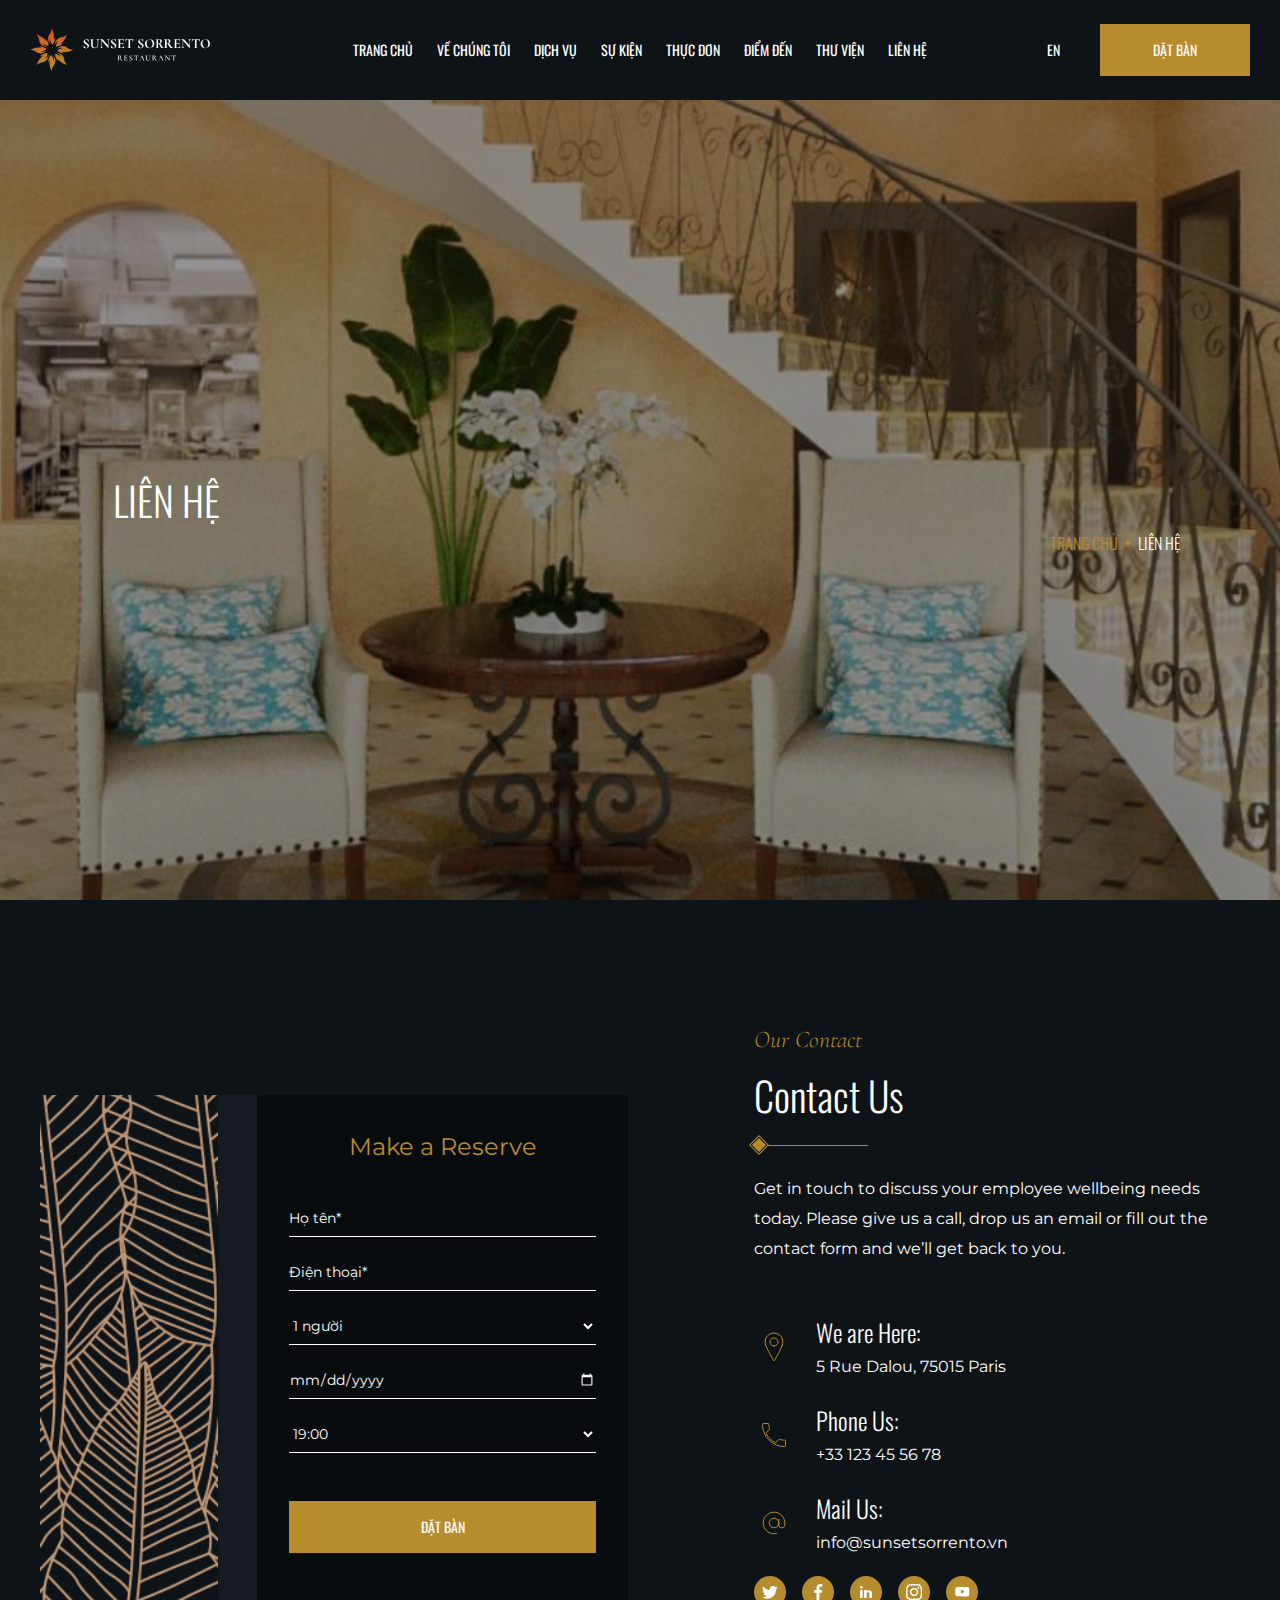
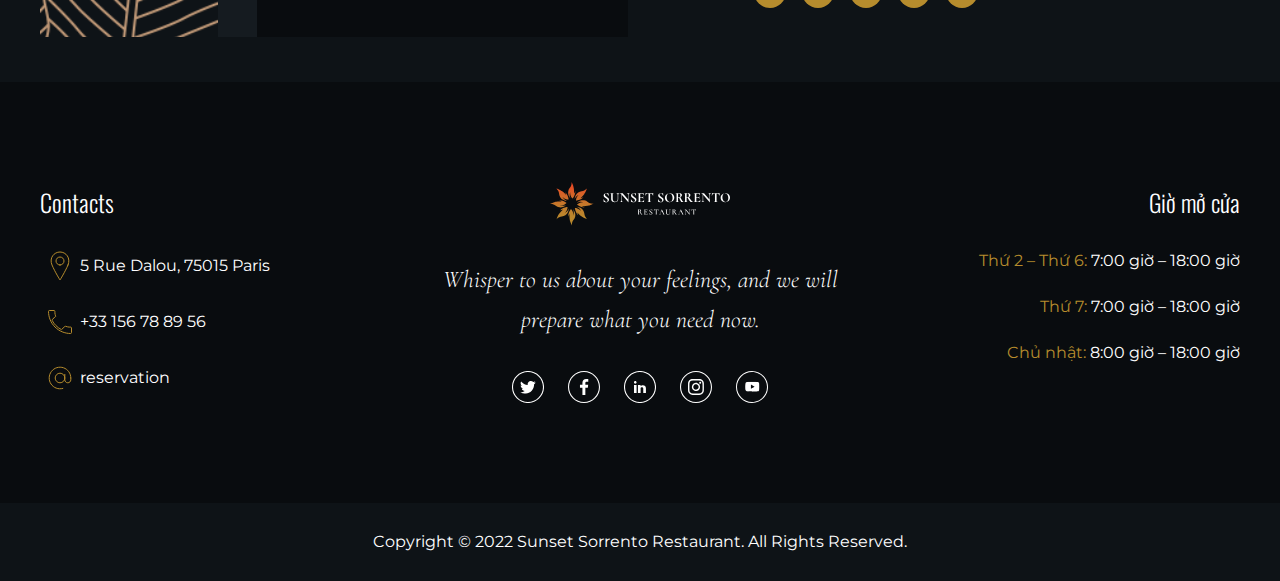
<file: contact.html>
<!DOCTYPE html>
<html lang="en">
  <head>
    <meta charset="UTF-8" />
    <meta http-equiv="X-UA-Compatible" content="IE=edge" />
    <meta name="viewport" content="width=device-width, initial-scale=1.0" />
    <link rel="stylesheet" href="./dest/font.css" />
    <link rel="stylesheet" href="./dest/style.min.css" />
    <title>Sunset</title>
    <!-- Mega tag -->
    <meta property="fb:app_id" content="1234567890" />
    <meta property="og:type" content="article" />
    <meta property="og:url" content="" />
    <meta property="og:title" content="" />
    <meta property="og:image" content="" />
    <meta property="og:description" content="" />
  </head>
  <body>
    <header class="header">
      <div class="container-fluid">
        <div class="header__logo">
          <a href=""><img src="./img/logoheader.svg" alt="" /></a>
        </div>
        <div class="header__menu">
          <ul>
            <li><a href="index.html">TRANG CHỦ</a></li>
            <li><a href="about.html">VỀ CHÚNG TÔI</a></li>
            <li><a href="service.html">DỊCH VỤ</a></li>
            <li><a href="event.html">SỰ KIỆN</a></li>
            <li><a href="menu.html">THỰC ĐƠN</a></li>
            <li>
              <a href="destination.html">ĐIỂM ĐẾN</a>
            </li>
            <li><a href="library.html">THƯ VIỆN</a></li>
            <li><a href="contact.html">LIÊN HỆ</a></li>
          </ul>
        </div>
        <div class="header__right">
          <div class="outer">
            <div class="header__lang">
              <span>EN</span>
            </div>
            <div class="header__lang-option">
              <a href="#" class="option-item">JP</a>
              <a href="#" class="option-item">AU</a>
              <a href="#" class="option-item">VN</a>
            </div>
          </div>
          <a href="" class="header__btn booking">ĐẶT BÀN</a>
          <div class="btn__mobile">
            <span></span>
          </div>
        </div>
      </div>
    </header>
    <nav class="nav">
      <ul>
        <li><a href="index.html">TRANG CHỦ</a></li>
        <li><a href="about.html">VỀ CHÚNG TÔI</a></li>
        <li><a href="service.html">DỊCH VỤ</a></li>
        <li><a href="event.html">SỰ KIỆN</a></li>
        <li><a href="menu.html">THỰC ĐƠN</a></li>
        <li>
          <a href="destination.html">ĐIỂM ĐẾN</a>
        </li>
        <li><a href="library.html">THƯ VIỆN</a></li>
        <li><a href="contact.html">LIÊN HỆ</a></li>
      </ul>
    </nav>
    <main>
      <section class="banner">
        <div class="banner__wrap">
          <div class="banner__title">
            <h1 class="heading">LIÊN HỆ</h1>
            <div class="banner__detail">
              <p class="home">TRANG CHỦ</p>
              <span></span>
              <p class="right">LIÊN HỆ</p>
            </div>
          </div>
          <img src="./img/contact.jpg" class="banner__img" alt="" />
        </div>
      </section>
      <section class="facts">
        <div class="container">
          <div class="make__reserve --contact">
            <img src="./img/make.svg" class="reserve-img" alt="" />
            <div class="make__reserve-column"></div>
            <div class="make__reserve-info">
              <h2 class="heading">Make a Reserve</h2>
              <div class="info__form">
                <form action="">
                  <div class="item">
                    <input
                      type="text"
                      name="name"
                      id="name"
                      placeholder="Họ tên*"
                    />
                  </div>
                  <div class="item">
                    <input
                      type="tel"
                      name="phone"
                      id="phone"
                      placeholder="Điện thoại*"
                    />
                  </div>
                  <div class="item">
                    <select name="person" id="person">
                      <option value="1">1 người</option>
                      <option value="2">2 người</option>
                      <option value="3">3 người</option>
                    </select>
                  </div>
                  <div class="item">
                    <input type="date" name="date" id="date" />
                  </div>
                  <div class="item">
                    <select name="time" id="time">
                      <option value="1">19:00</option>
                      <option value="2">20:00</option>
                      <option value="3">21:00</option>
                    </select>
                  </div>
                </form>
              </div>
              <a href="" class="btn-reserve">ĐẶT BÀN</a>
            </div>
          </div>
          <div class="facts__enhan --left">
            <div class="textbox left-text">
              <p class="primary__text">Our Contact</p>
              <h2 class="heading__text">Contact Us</h2>
              <div class="icon__quad">
                <span></span>
              </div>
            </div>
            <p class="facts__enhan-desc">
              Get in touch to discuss your employee wellbeing needs today.
              Please give us a call, drop us an email or fill out the contact
              form and we’ll get back to you.
            </p>
            <div class="contact">
              <div class="contact__item">
                <a href="" class="icon"
                  ><img src="./img/location.svg" alt=""
                /></a>
                <div class="info">
                  <h3 class="title">We are Here:</h3>
                  <span class="address">5 Rue Dalou, 75015 Paris</span>
                </div>
              </div>
              <div class="contact__item">
                <a href="" class="icon"><img src="./img/phone.svg" alt="" /></a>
                <div class="info">
                  <h3 class="title">Phone Us:</h3>
                  <span class="address">+33 123 45 56 78</span>
                </div>
              </div>
              <div class="contact__item">
                <a href="" class="icon"><img src="./img/email.svg" alt="" /></a>
                <div class="info">
                  <h3 class="title">Mail Us:</h3>
                  <span class="address">info@sunsetsorrento.vn</span>
                </div>
              </div>
            </div>
            <div class="social">
              <a href=""><img src="./img/Twitter.svg" alt="" /></a>
              <a href=""><img src="./img/fbgd.svg" alt="" /></a>
              <a href=""><img src="./img/Lnd.svg" alt="" /></a>
              <a href=""><img src="./img/intgd.svg" alt="" /></a>
              <a href=""><img src="./img/ytbgd.svg" alt="" /></a>
            </div>
          </div>
        </div>
      </section>
    </main>
    <footer class="footer">
      <div class="footer__top">
        <div class="container">
          <div class="footer__top-contact">
            <h2 class="heading">Contacts</h2>
            <div class="item">
              <i class="icon"><img src="./img/location.svg" alt="" /></i>
              <a href="" class="info"> 5 Rue Dalou, 75015 Paris</a>
            </div>
            <div class="item">
              <i class="icon"><img src="./img/phone.svg" alt="" /></i>
              <a href="" class="info"> +33 156 78 89 56 </a>
            </div>
            <div class="item">
              <i class="icon"><img src="./img/email.svg" alt="" /></i>
              <a href="" class="info"> reservation </a>
            </div>
          </div>
          <div class="footer__top-info">
            <div class="heading-info">
              <a href=""><img src="./img/logoheader.svg" alt="" /></a>
            </div>
            <p class="desc-info">
              Whisper to us about your feelings, and we will prepare what you
              need now.
            </p>
            <div class="icon-info">
              <a href=""><img src="./img/tw.svg" alt="" /></a>
              <a href=""><img src="./img/fb.svg" alt="" /></a>
              <a href=""><img src="./img/in.svg" alt="" /></a>
              <a href=""><img src="./img/Ins.svg" alt="" /></a>
              <a href=""><img src="./img/ytb.svg" alt="" /></a>
            </div>
          </div>
          <div class="footer__top-open">
            <h2 class="heading-open">Giờ mở cửa</h2>
            <div class="open-time">
              <p class="item">
                <span>Thứ 2 – Thứ 6: </span> 7:00 giờ – 18:00 giờ
              </p>
              <p class="item"><span>Thứ 7:</span> 7:00 giờ – 18:00 giờ</p>
              <p class="item"><span>Chủ nhật:</span> 8:00 giờ – 18:00 giờ</p>
            </div>
          </div>
        </div>
      </div>
      <div class="footer__bottom">
        <p class="copy">
          Copyright © 2022 Sunset Sorrento Restaurant. All Rights Reserved.
        </p>
      </div>
    </footer>
    <script src="./dest/jsmain.min.js"></script>
    <script src="./dest/main.js"></script>
  </body>
</html>
</file>
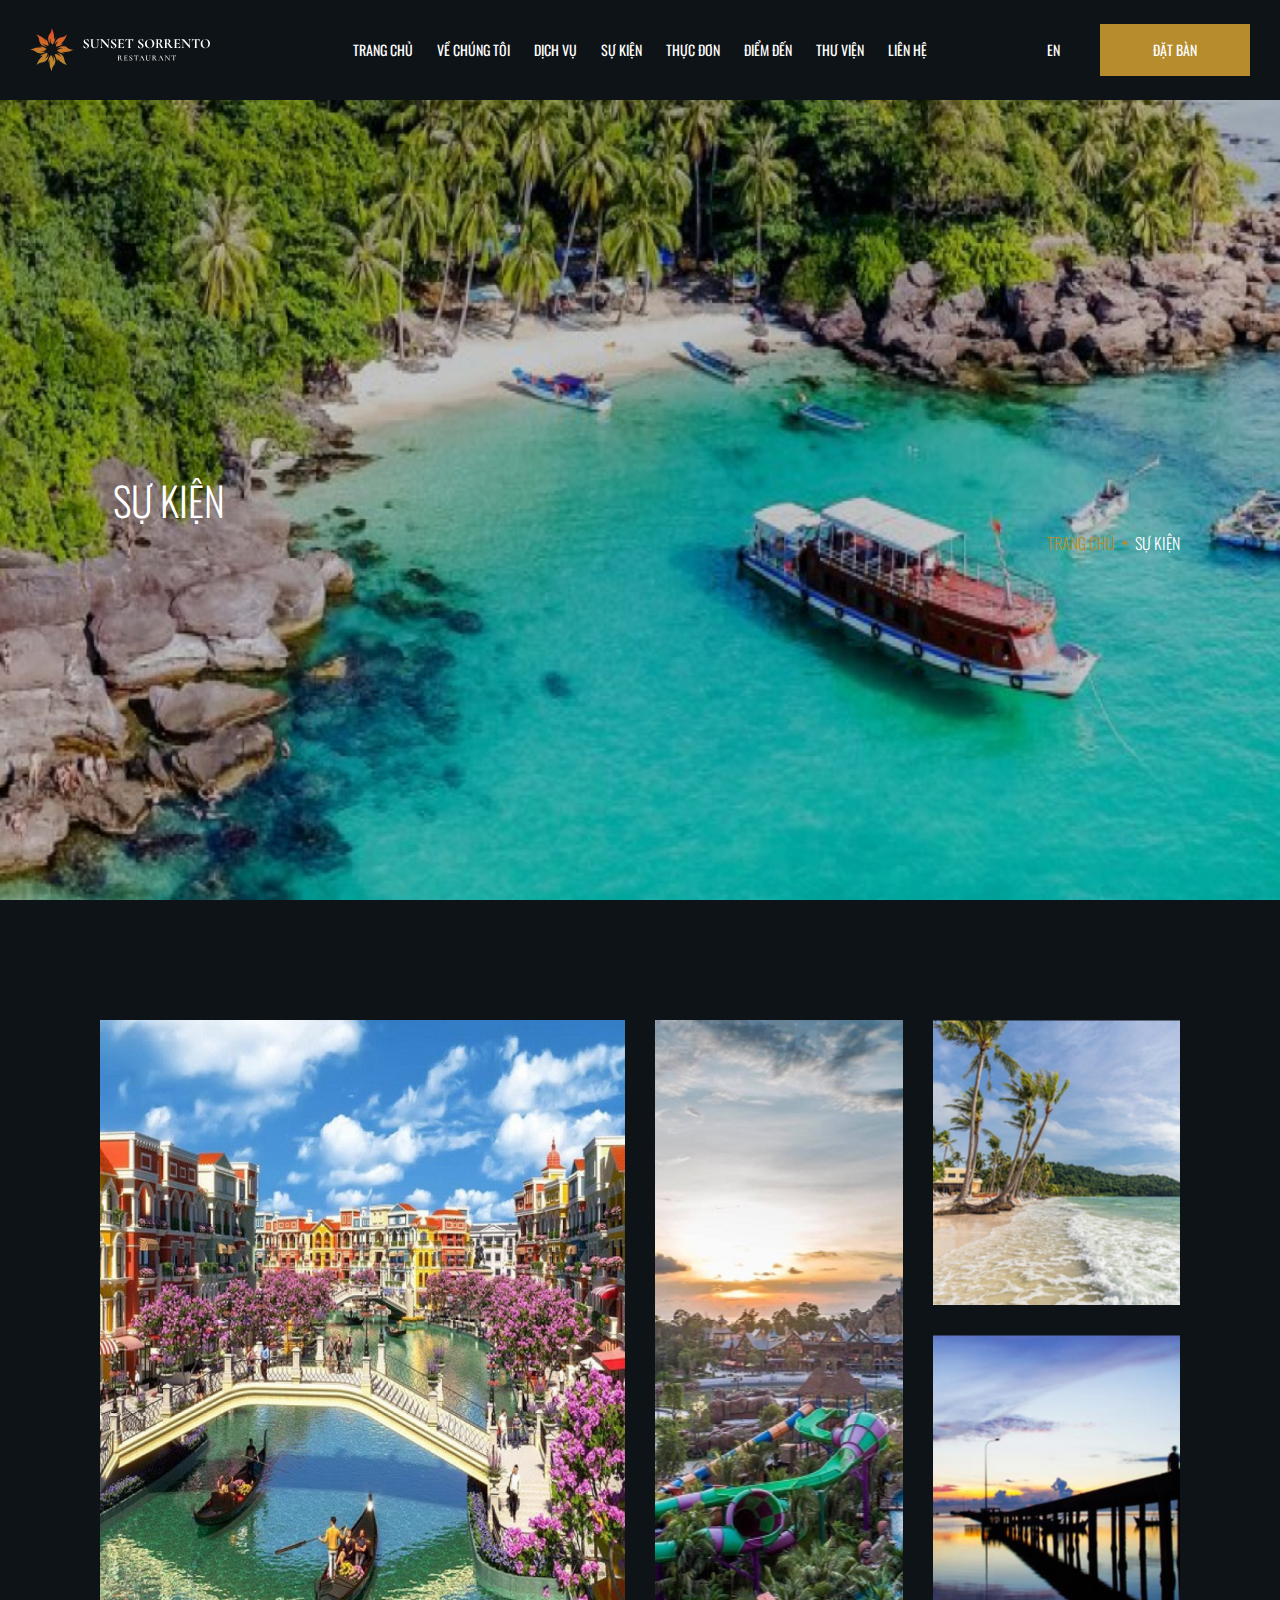
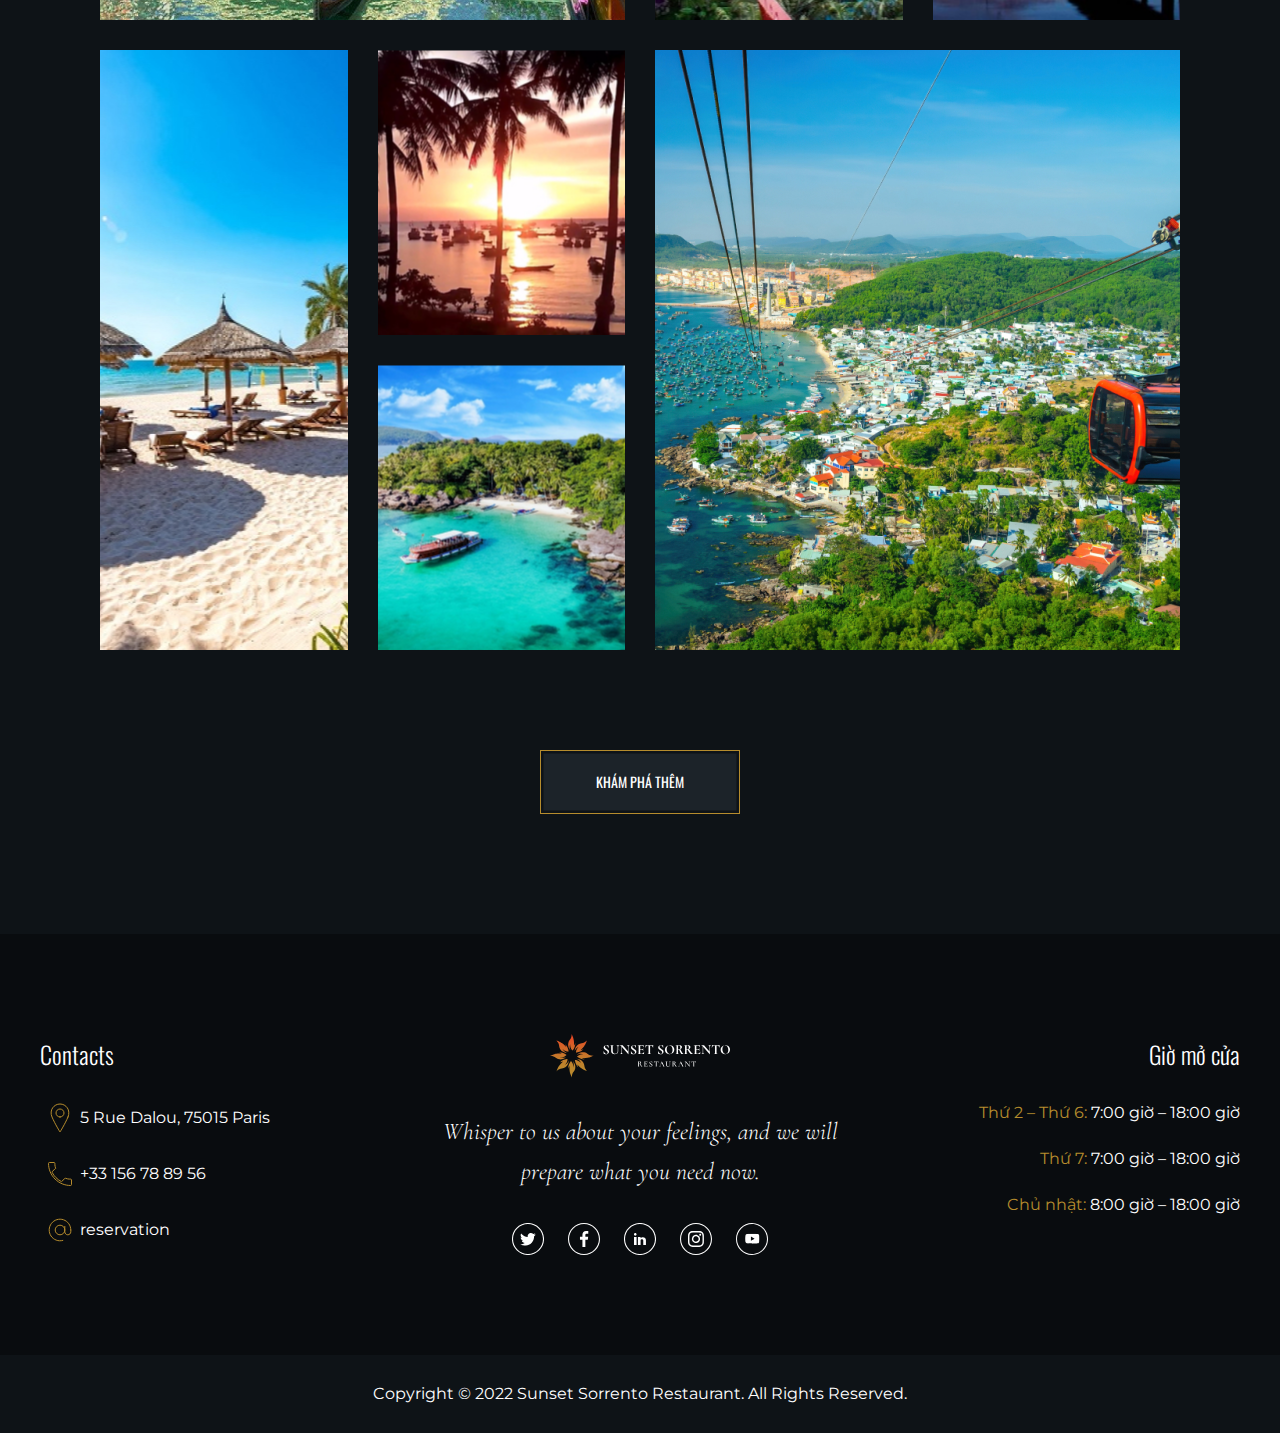
<file: destination.html>
<!DOCTYPE html>
<html lang="en">
  <head>
    <meta charset="UTF-8" />
    <meta http-equiv="X-UA-Compatible" content="IE=edge" />
    <meta name="viewport" content="width=device-width, initial-scale=1.0" />
    <link rel="stylesheet" href="./dest/font.css" />
    <link rel="stylesheet" href="./dest/style.min.css" />
    <title>Sunset</title>
    <!-- Mega tag -->
    <meta property="fb:app_id" content="1234567890" />
    <meta property="og:type" content="article" />
    <meta property="og:url" content="" />
    <meta property="og:title" content="" />
    <meta property="og:image" content="" />
    <meta property="og:description" content="" />
  </head>
  <body>
    <header class="header">
      <div class="container-fluid">
        <div class="header__logo">
          <a href=""><img src="./img/logoheader.svg" alt="" /></a>
        </div>
        <div class="header__menu">
          <ul>
            <li><a href="index.html">TRANG CHỦ</a></li>
            <li><a href="about.html">VỀ CHÚNG TÔI</a></li>
            <li><a href="service.html">DỊCH VỤ</a></li>
            <li><a href="event.html">SỰ KIỆN</a></li>
            <li><a href="menu.html">THỰC ĐƠN</a></li>
            <li>
              <a href="destination.html">ĐIỂM ĐẾN</a>
            </li>
            <li><a href="library.html">THƯ VIỆN</a></li>
            <li><a href="contact.html">LIÊN HỆ</a></li>
          </ul>
        </div>
        <div class="header__right">
          <div class="outer">
            <div class="header__lang">
              <span>EN</span>
            </div>
            <div class="header__lang-option">
              <a href="#" class="option-item">JP</a>
              <a href="#" class="option-item">AU</a>
              <a href="#" class="option-item">VN</a>
            </div>
          </div>
          <a href="" class="header__btn booking">ĐẶT BÀN</a>
          <div class="btn__mobile">
            <span></span>
          </div>
        </div>
      </div>
    </header>
    <nav class="nav">
      <ul>
        <li><a href="index.html">TRANG CHỦ</a></li>
        <li><a href="about.html">VỀ CHÚNG TÔI</a></li>
        <li><a href="service.html">DỊCH VỤ</a></li>
        <li><a href="event.html">SỰ KIỆN</a></li>
        <li><a href="menu.html">THỰC ĐƠN</a></li>
        <li>
          <a href="destination.html">ĐIỂM ĐẾN</a>
        </li>
        <li><a href="library.html">THƯ VIỆN</a></li>
        <li><a href="contact.html">LIÊN HỆ</a></li>
      </ul>
    </nav>
    <main>
      <section class="banner">
        <div class="banner__wrap">
          <div class="banner__title">
            <h1 class="heading">SỰ KIỆN</h1>
            <div class="banner__detail">
              <p class="home">TRANG CHỦ</p>
              <span></span>
              <p class="right">SỰ KIỆN</p>
            </div>
          </div>
          <img src="./img/destination.jpg" class="banner__img" alt="" />
        </div>
      </section>
      <section class="gallery">
        <div class="gallery__wrap">
          <div class="gallery__wrap-item">
            <a href="http://127.0.0.1:5500/destinationdetail.html"
              ><img src="./img/des1.jpg" alt=""
            /></a>
          </div>
          <div class="gallery__wrap-item">
            <a href="http://127.0.0.1:5500/destinationdetail.html"
              ><img src="./img/des2.jpg" alt=""
            /></a>
          </div>
          <div class="gallery__wrap-item">
            <a href="http://127.0.0.1:5500/destinationdetail.html"
              ><img src="./img/des3.jpg" alt=""
            /></a>
          </div>
          <div class="gallery__wrap-item">
            <a href="http://127.0.0.1:5500/destinationdetail.html"
              ><img src="./img/des4.jpg" alt=""
            /></a>
          </div>
          <div class="gallery__wrap-item">
            <a href="http://127.0.0.1:5500/destinationdetail.html"
              ><img src="./img/des5.jpg" alt=""
            /></a>
          </div>
          <div class="gallery__wrap-item">
            <a href="http://127.0.0.1:5500/destinationdetail.html"
              ><img src="./img/des6.jpg" alt=""
            /></a>
          </div>
          <div class="gallery__wrap-item">
            <a href="http://127.0.0.1:5500/destinationdetail.html"
              ><img src="./img/des7.jpg" alt=""
            /></a>
          </div>
          <div class="gallery__wrap-item">
            <a href="http://127.0.0.1:5500/destinationdetail.html"
              ><img src="./img/des8.jpg" alt=""
            /></a>
          </div>
        </div>
        <span class="gallery__btn btn-primary"
          ><a href="">KHÁM PHÁ THÊM</a></span
        >
      </section>
    </main>
    <footer class="footer">
      <div class="footer__top">
        <div class="container">
          <div class="footer__top-contact">
            <h2 class="heading">Contacts</h2>
            <div class="item">
              <i class="icon"><img src="./img/location.svg" alt="" /></i>
              <a href="" class="info"> 5 Rue Dalou, 75015 Paris</a>
            </div>
            <div class="item">
              <i class="icon"><img src="./img/phone.svg" alt="" /></i>
              <a href="" class="info"> +33 156 78 89 56 </a>
            </div>
            <div class="item">
              <i class="icon"><img src="./img/email.svg" alt="" /></i>
              <a href="" class="info"> reservation </a>
            </div>
          </div>
          <div class="footer__top-info">
            <div class="heading-info">
              <a href=""><img src="./img/logoheader.svg" alt="" /></a>
            </div>
            <p class="desc-info">
              Whisper to us about your feelings, and we will prepare what you
              need now.
            </p>
            <div class="icon-info">
              <a href=""><img src="./img/tw.svg" alt="" /></a>
              <a href=""><img src="./img/fb.svg" alt="" /></a>
              <a href=""><img src="./img/in.svg" alt="" /></a>
              <a href=""><img src="./img/Ins.svg" alt="" /></a>
              <a href=""><img src="./img/ytb.svg" alt="" /></a>
            </div>
          </div>
          <div class="footer__top-open">
            <h2 class="heading-open">Giờ mở cửa</h2>
            <div class="open-time">
              <p class="item">
                <span>Thứ 2 – Thứ 6: </span> 7:00 giờ – 18:00 giờ
              </p>
              <p class="item"><span>Thứ 7:</span> 7:00 giờ – 18:00 giờ</p>
              <p class="item"><span>Chủ nhật:</span> 8:00 giờ – 18:00 giờ</p>
            </div>
          </div>
        </div>
      </div>
      <div class="footer__bottom">
        <p class="copy">
          Copyright © 2022 Sunset Sorrento Restaurant. All Rights Reserved.
        </p>
      </div>
    </footer>
    <script src="./dest/jsmain.min.js"></script>
    <script src="./dest/main.js"></script>
  </body>
</html>
</file>
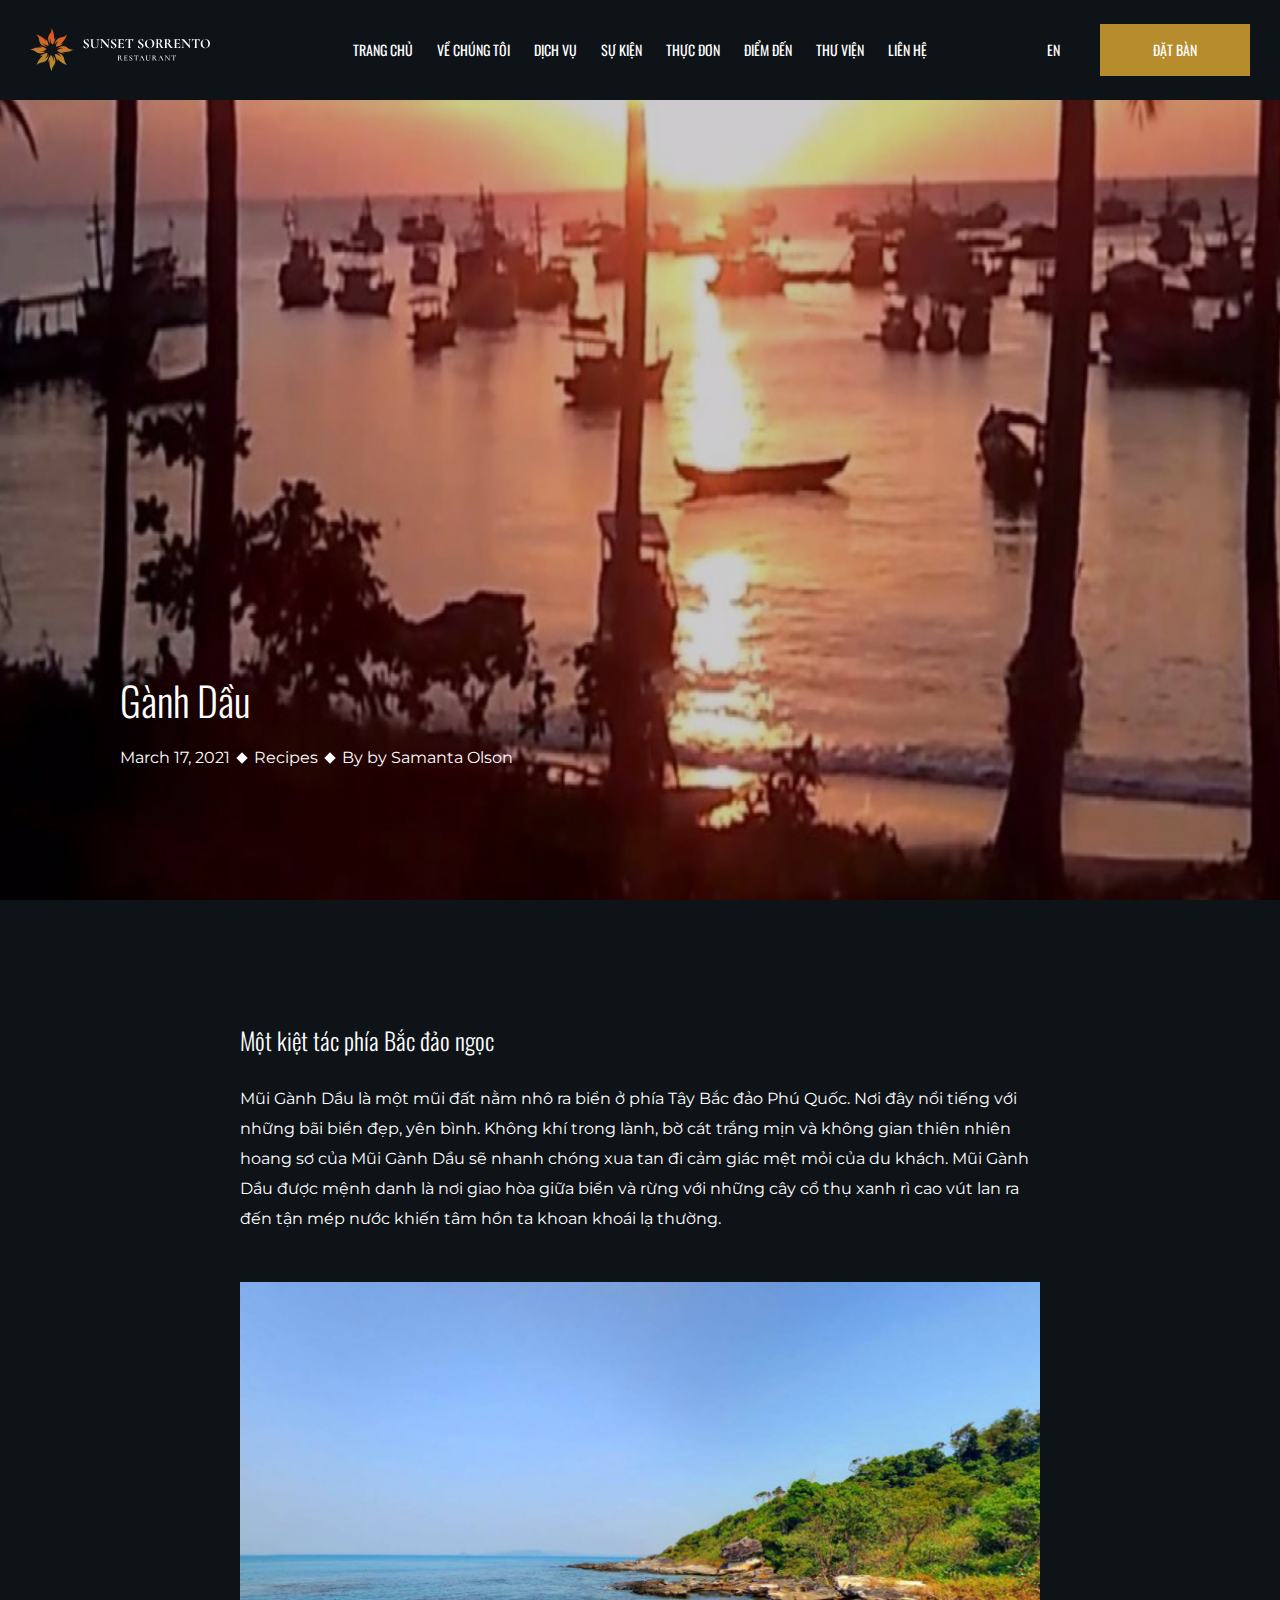
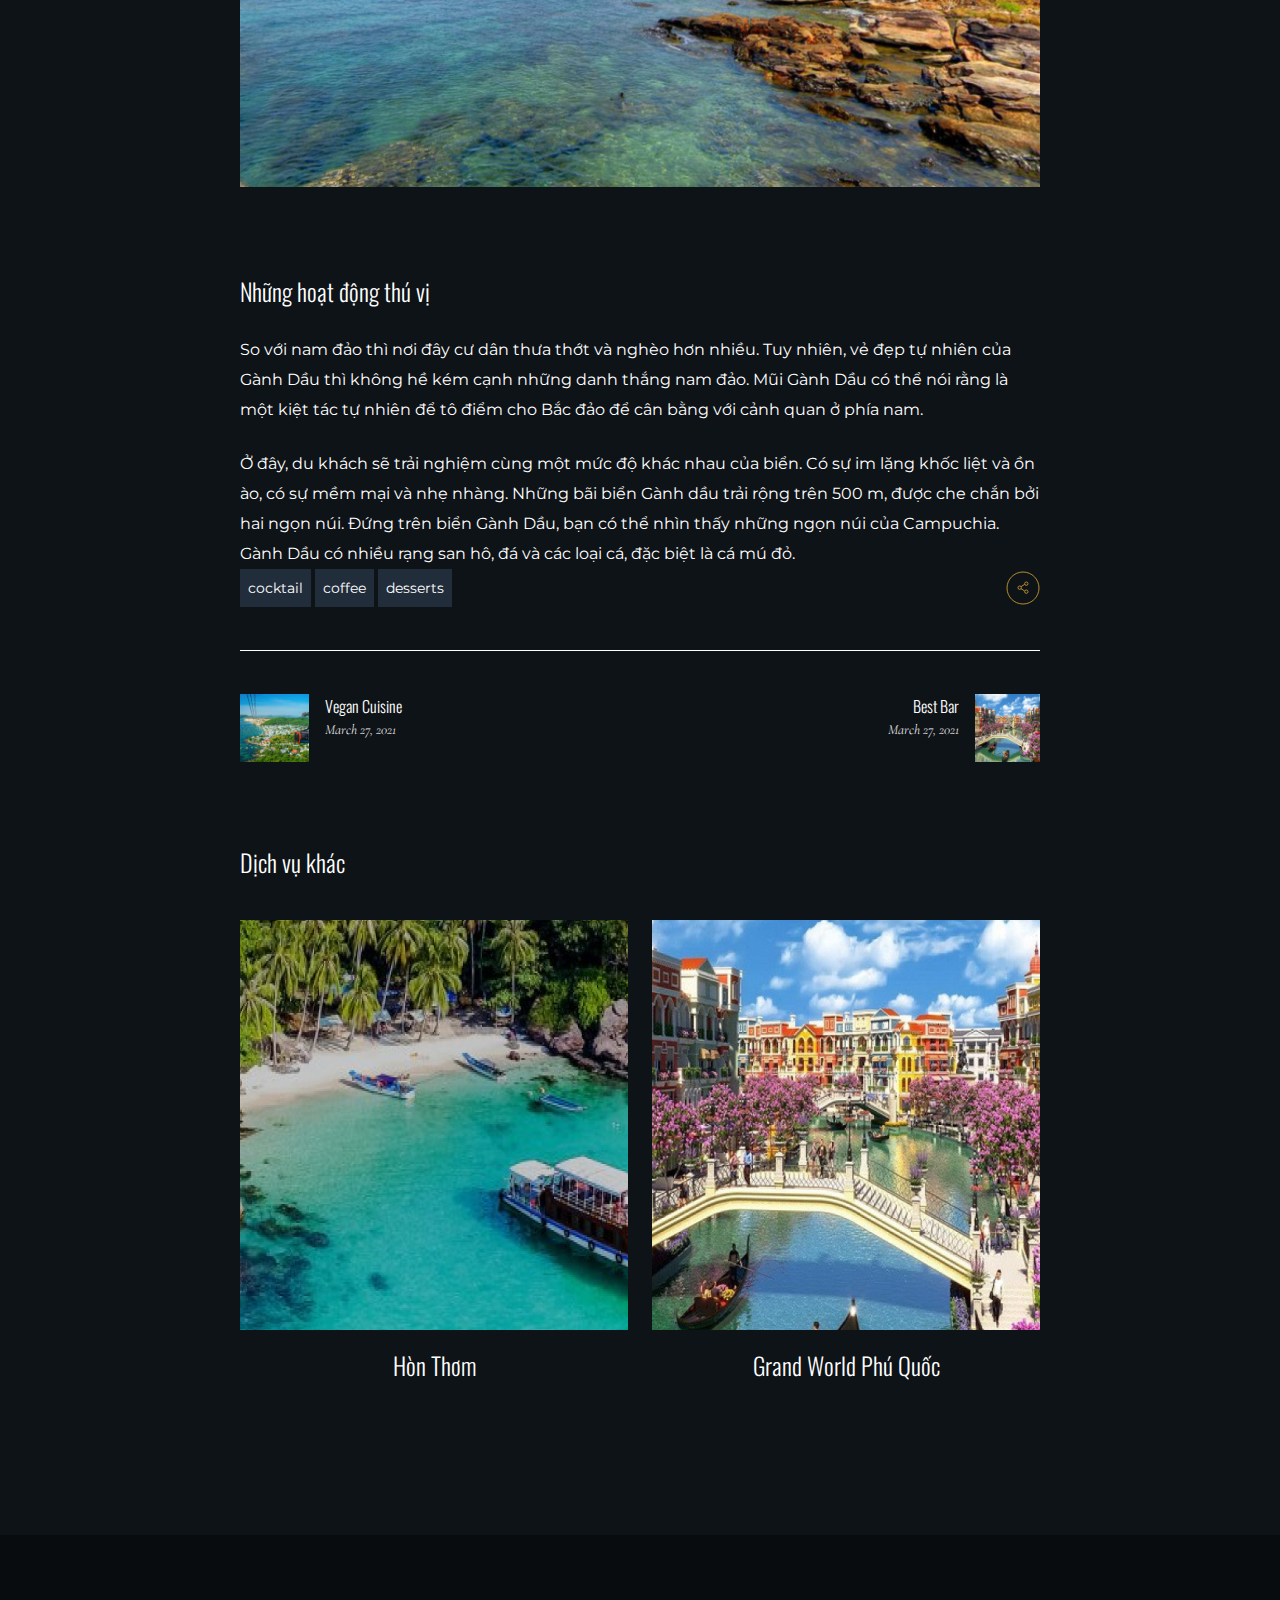
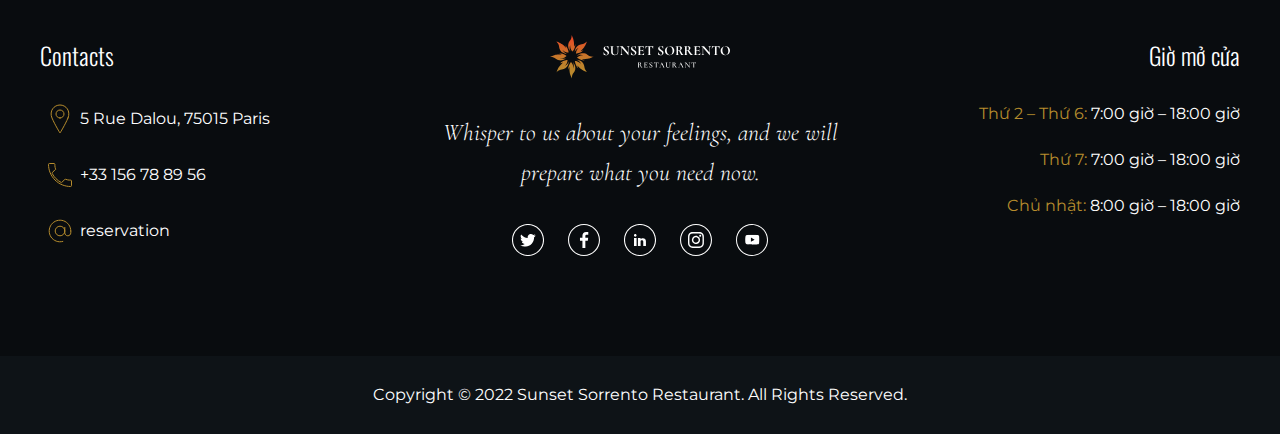
<file: destinationdetail.html>
<!DOCTYPE html>
<html lang="en">
  <head>
    <meta charset="UTF-8" />
    <meta http-equiv="X-UA-Compatible" content="IE=edge" />
    <meta name="viewport" content="width=device-width, initial-scale=1.0" />
    <link rel="stylesheet" href="./dest/font.css" />
    <link rel="stylesheet" href="./dest/style.min.css" />
    <title>Sunset</title>
    <!-- Mega tag -->
    <meta property="fb:app_id" content="1234567890" />
    <meta property="og:type" content="article" />
    <meta property="og:url" content="" />
    <meta property="og:title" content="" />
    <meta property="og:image" content="" />
    <meta property="og:description" content="" />
  </head>
  <body>
    <header class="header">
      <div class="container-fluid">
        <div class="header__logo">
          <a href=""><img src="./img/logoheader.svg" alt="" /></a>
        </div>
        <div class="header__menu">
          <ul>
            <li><a href="index.html">TRANG CHỦ</a></li>
            <li><a href="about.html">VỀ CHÚNG TÔI</a></li>
            <li><a href="service.html">DỊCH VỤ</a></li>
            <li><a href="event.html">SỰ KIỆN</a></li>
            <li><a href="menu.html">THỰC ĐƠN</a></li>
            <li>
              <a href="destination.html">ĐIỂM ĐẾN</a>
            </li>
            <li><a href="library.html">THƯ VIỆN</a></li>
            <li><a href="contact.html">LIÊN HỆ</a></li>
          </ul>
        </div>
        <div class="header__right">
          <div class="outer">
            <div class="header__lang">
              <span>EN</span>
            </div>
            <div class="header__lang-option">
              <a href="#" class="option-item">JP</a>
              <a href="#" class="option-item">AU</a>
              <a href="#" class="option-item">VN</a>
            </div>
          </div>
          <a href="" class="header__btn booking">ĐẶT BÀN</a>
          <div class="btn__mobile">
            <span></span>
          </div>
        </div>
      </div>
    </header>
    <nav class="nav">
      <ul>
        <li><a href="index.html">TRANG CHỦ</a></li>
        <li><a href="about.html">VỀ CHÚNG TÔI</a></li>
        <li><a href="service.html">DỊCH VỤ</a></li>
        <li><a href="event.html">SỰ KIỆN</a></li>
        <li><a href="menu.html">THỰC ĐƠN</a></li>
        <li>
          <a href="destination.html">ĐIỂM ĐẾN</a>
        </li>
        <li><a href="library.html">THƯ VIỆN</a></li>
        <li><a href="contact.html">LIÊN HỆ</a></li>
      </ul>
    </nav>
    <main>
      <section class="banner">
        <div class="banner__wrap">
          <div class="banner__main">
            <h2 class="heading">Gành Dầu</h2>
            <div class="banner__fresh-info">
              <span class="info__item">March 17, 2021 </span>
              <span class="square"></span>
              <span class="info__item">Recipes </span>
              <span class="square"></span>
              <span class="info__item">By by Samanta Olson</span>
            </div>
          </div>
          <img src="./img/destinationdetail.jpg" class="banner__img" alt="" />
        </div>
      </section>
      <section class="main">
        <div class="container">
          <div class="wrap">
            <div class="main__desc">
              <h3 class="heading">Một kiệt tác phía Bắc đảo ngọc</h3>
              <p class="main__desc-info">
                Mũi Gành Dầu là một mũi đất nằm nhô ra biển ở phía Tây Bắc đảo
                Phú Quốc. Nơi đây nổi tiếng với những bãi biển đẹp, yên bình.
                Không khí trong lành, bờ cát trắng mịn và không gian thiên nhiên
                hoang sơ của Mũi Gành Dầu sẽ nhanh chóng xua tan đi cảm giác mệt
                mỏi của du khách. Mũi Gành Dầu được mệnh danh là nơi giao hòa
                giữa biển và rừng với những cây cổ thụ xanh rì cao vút lan ra
                đến tận mép nước khiến tâm hồn ta khoan khoái lạ thường.
              </p>
            </div>
            <div class="main__image">
              <img src="./img/beach.jpg" alt="" />
            </div>
            <div class="main__desc">
              <h3 class="heading">Những hoạt động thú vị</h3>
              <p class="main__desc-info">
                So với nam đảo thì nơi đây cư dân thưa thớt và nghèo hơn nhiều.
                Tuy nhiên, vẻ đẹp tự nhiên của Gành Dầu thì không hề kém cạnh
                những danh thắng nam đảo. Mũi Gành Dầu có thể nói rằng là một
                kiệt tác tự nhiên để tô điểm cho Bắc đảo để cân bằng với cảnh
                quan ở phía nam.
              </p>
              <p class="main__desc-info --bottom">
                Ở đây, du khách sẽ trải nghiệm cùng một mức độ khác nhau của
                biển. Có sự im lặng khốc liệt và ồn ào, có sự mềm mại và nhẹ
                nhàng. Những bãi biển Gành dầu trải rộng trên 500 m, được che
                chắn bởi hai ngọn núi. Đứng trên biển Gành Dầu, bạn có thể nhìn
                thấy những ngọn núi của Campuchia. Gành Dầu có nhiều rạng san
                hô, đá và các loại cá, đặc biệt là cá mú đỏ.
              </p>
            </div>
            <div class="main__info">
              <div class="main__info-top">
                <div class="btn">
                  <a href="" class="item-btn">cocktail</a>
                  <a href="" class="item-btn">coffee</a>
                  <a href="" class="item-btn">desserts</a>
                </div>
                <a href="" class="icon-share"
                  ><img src="./img/share.svg" alt=""
                /></a>
              </div>
              <div class="main__info-center"></div>
              <div class="main__info-bottom">
                <div class="item">
                  <a href="" class="item__img-small">
                    <img
                      src="./img/gallerysmall.jpg"
                      class="img-small"
                      alt=""
                    />
                  </a>
                  <div class="item__info">
                    <h3 class="title">Vegan Cuisine</h3>
                    <p class="day">March 27, 2021</p>
                  </div>
                </div>
                <div class="item">
                  <a href="" class="item__img-small">
                    <img
                      src="./img/gallerysmall2.jpg"
                      class="img-small"
                      alt=""
                    />
                  </a>
                  <div class="item__info --left">
                    <h3 class="title">Best Bar</h3>
                    <p class="day">March 27, 2021</p>
                  </div>
                </div>
              </div>
            </div>
            <div class="main__more">
              <h3 class="heading">Dịch vụ khác</h3>
              <div class="main__more-wrap">
                <div class="item">
                  <div class="img">
                    <a href=""
                      ><img src="./img/destination.jpg" class="image" alt=""
                    /></a>
                  </div>
                  <div class="text">
                    <span class="title">Hòn Thơm</span>
                  </div>
                </div>
                <div class="item">
                  <div class="img">
                    <a href=""
                      ><img src="./img/des1.jpg" class="image" alt=""
                    /></a>
                  </div>
                  <div class="text">
                    <span class="title"> Grand World Phú Quốc</span>
                  </div>
                </div>
              </div>
            </div>
          </div>
        </div>
      </section>
    </main>
    <footer class="footer">
      <div class="footer__top">
        <div class="container">
          <div class="footer__top-contact">
            <h2 class="heading">Contacts</h2>
            <div class="item">
              <i class="icon"><img src="./img/location.svg" alt="" /></i>
              <a href="" class="info"> 5 Rue Dalou, 75015 Paris</a>
            </div>
            <div class="item">
              <i class="icon"><img src="./img/phone.svg" alt="" /></i>
              <a href="" class="info"> +33 156 78 89 56 </a>
            </div>
            <div class="item">
              <i class="icon"><img src="./img/email.svg" alt="" /></i>
              <a href="" class="info"> reservation </a>
            </div>
          </div>
          <div class="footer__top-info">
            <div class="heading-info">
              <a href=""><img src="./img/logoheader.svg" alt="" /></a>
            </div>
            <p class="desc-info">
              Whisper to us about your feelings, and we will prepare what you
              need now.
            </p>
            <div class="icon-info">
              <a href=""><img src="./img/tw.svg" alt="" /></a>
              <a href=""><img src="./img/fb.svg" alt="" /></a>
              <a href=""><img src="./img/in.svg" alt="" /></a>
              <a href=""><img src="./img/Ins.svg" alt="" /></a>
              <a href=""><img src="./img/ytb.svg" alt="" /></a>
            </div>
          </div>
          <div class="footer__top-open">
            <h2 class="heading-open">Giờ mở cửa</h2>
            <div class="open-time">
              <p class="item">
                <span>Thứ 2 – Thứ 6: </span> 7:00 giờ – 18:00 giờ
              </p>
              <p class="item"><span>Thứ 7:</span> 7:00 giờ – 18:00 giờ</p>
              <p class="item"><span>Chủ nhật:</span> 8:00 giờ – 18:00 giờ</p>
            </div>
          </div>
        </div>
      </div>
      <div class="footer__bottom">
        <p class="copy">
          Copyright © 2022 Sunset Sorrento Restaurant. All Rights Reserved.
        </p>
      </div>
    </footer>
    <script src="./dest/jsmain.min.js"></script>
    <script src="./dest/main.js"></script>
  </body>
</html>
</file>
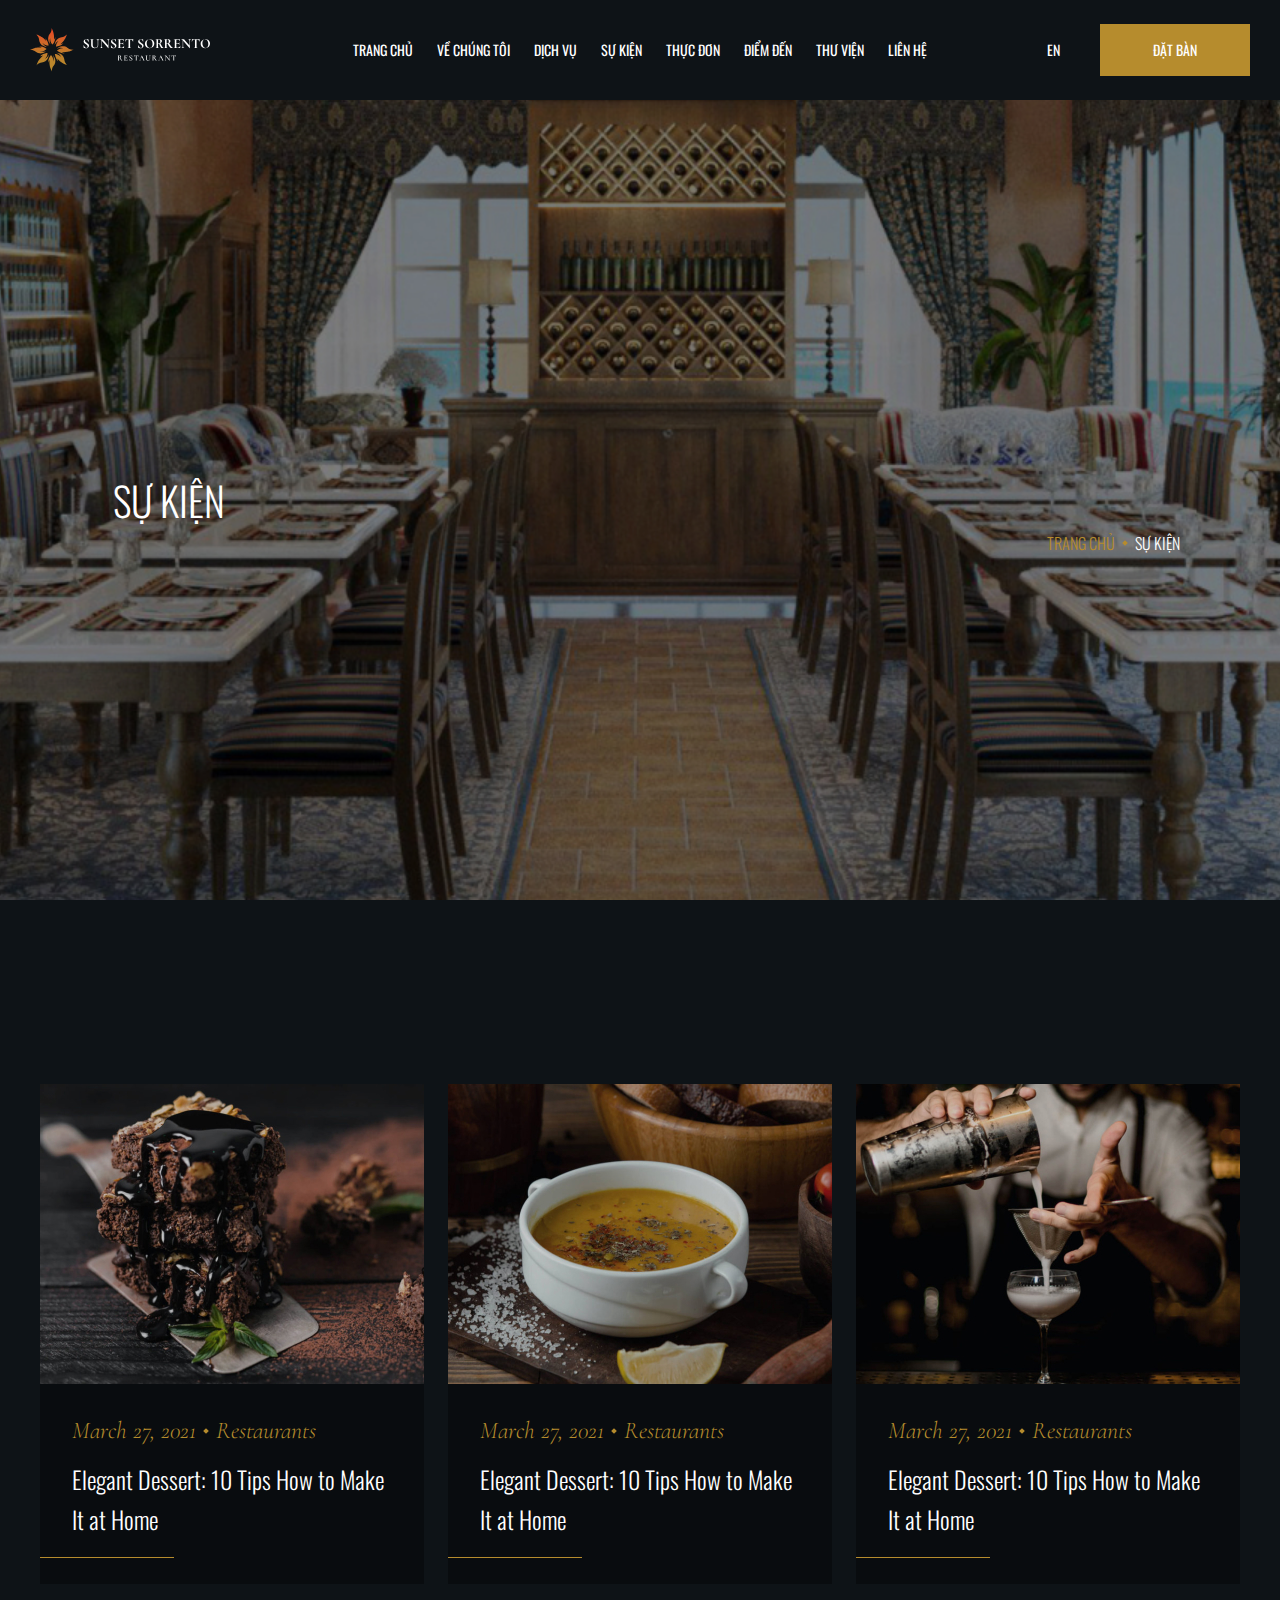
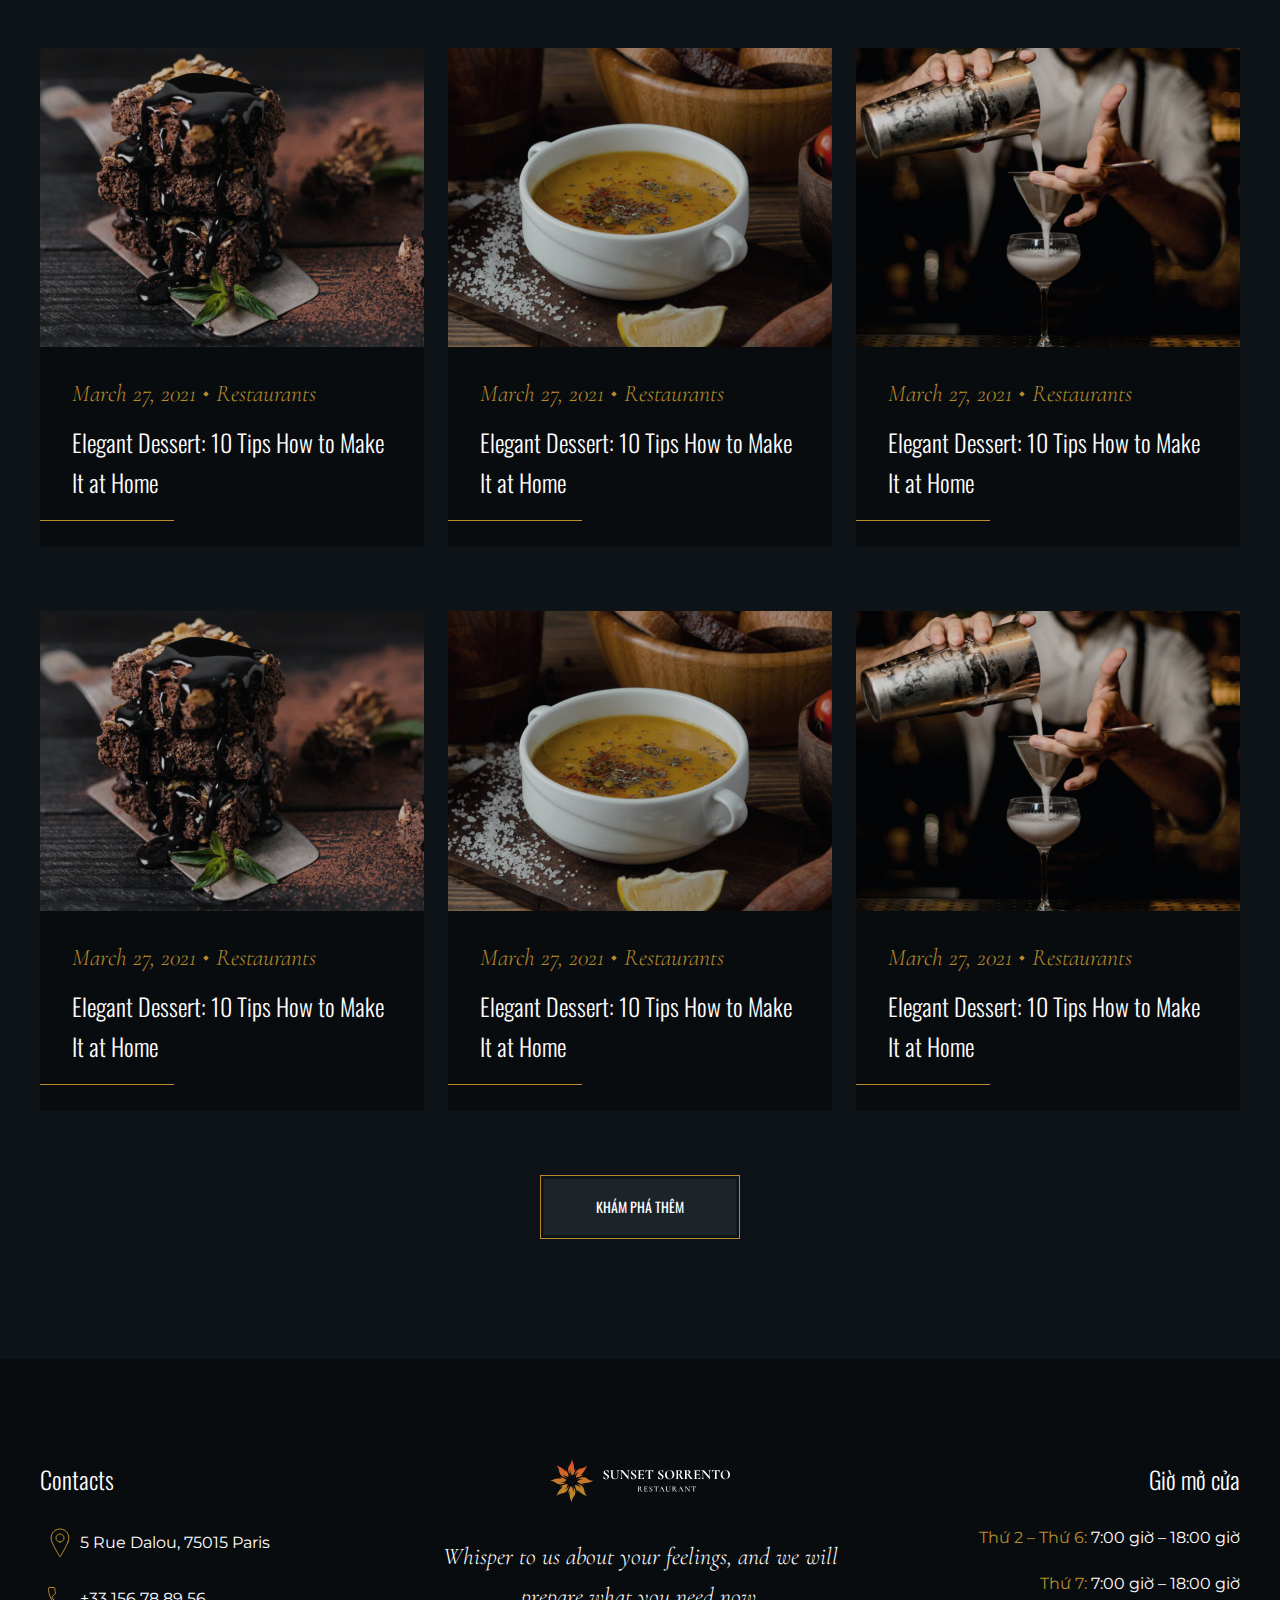
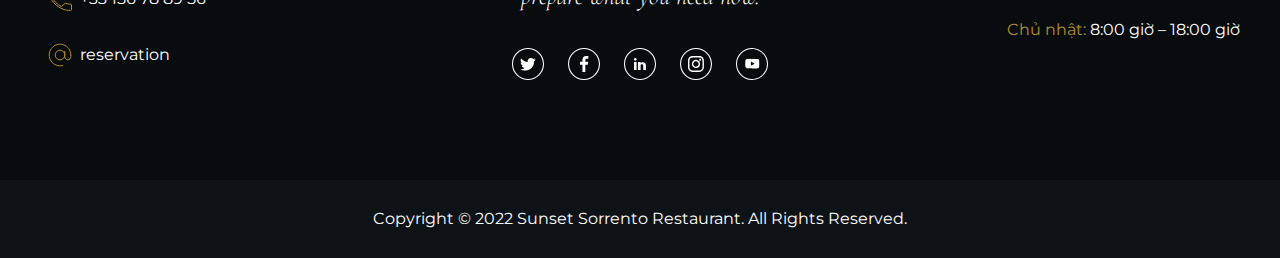
<file: event.html>
<!DOCTYPE html>
<html lang="en">
  <head>
    <meta charset="UTF-8" />
    <meta http-equiv="X-UA-Compatible" content="IE=edge" />
    <meta name="viewport" content="width=device-width, initial-scale=1.0" />
    <link rel="stylesheet" href="./dest/font.css" />
    <link rel="stylesheet" href="./dest/style.min.css" />
    <title>Sunset</title>
    <!-- Mega tag -->
    <meta property="fb:app_id" content="1234567890" />
    <meta property="og:type" content="article" />
    <meta property="og:url" content="" />
    <meta property="og:title" content="" />
    <meta property="og:image" content="" />
    <meta property="og:description" content="" />
  </head>
  <body>
    <header class="header">
      <div class="container-fluid">
        <div class="header__logo">
          <a href=""><img src="./img/logoheader.svg" alt="" /></a>
        </div>
        <div class="header__menu">
          <ul>
            <li><a href="index.html">TRANG CHỦ</a></li>
            <li><a href="about.html">VỀ CHÚNG TÔI</a></li>
            <li><a href="service.html">DỊCH VỤ</a></li>
            <li><a href="event.html">SỰ KIỆN</a></li>
            <li><a href="menu.html">THỰC ĐƠN</a></li>
            <li>
              <a href="destination.html">ĐIỂM ĐẾN</a>
            </li>
            <li><a href="library.html">THƯ VIỆN</a></li>
            <li><a href="contact.html">LIÊN HỆ</a></li>
          </ul>
        </div>
        <div class="header__right">
          <div class="outer">
            <div class="header__lang">
              <span>EN</span>
            </div>
            <div class="header__lang-option">
              <a href="#" class="option-item">JP</a>
              <a href="#" class="option-item">AU</a>
              <a href="#" class="option-item">VN</a>
            </div>
          </div>
          <a href="" class="header__btn booking">ĐẶT BÀN</a>
          <div class="btn__mobile">
            <span></span>
          </div>
        </div>
      </div>
    </header>
    <nav class="nav">
      <ul>
        <li><a href="index.html">TRANG CHỦ</a></li>
        <li><a href="about.html">VỀ CHÚNG TÔI</a></li>
        <li><a href="service.html">DỊCH VỤ</a></li>
        <li><a href="event.html">SỰ KIỆN</a></li>
        <li><a href="menu.html">THỰC ĐƠN</a></li>
        <li>
          <a href="destination.html">ĐIỂM ĐẾN</a>
        </li>
        <li><a href="library.html">THƯ VIỆN</a></li>
        <li><a href="contact.html">LIÊN HỆ</a></li>
      </ul>
    </nav>
    <main>
      <section class="banner">
        <div class="banner__wrap">
          <div class="banner__title">
            <h1 class="heading">SỰ KIỆN</h1>
            <div class="banner__detail">
              <p class="home">TRANG CHỦ</p>
              <span></span>
              <p class="right">SỰ KIỆN</p>
            </div>
          </div>
          <img src="./img/event.jpg" class="banner__img" alt="" />
        </div>
      </section>
      <section class="blog">
        <div class="container">
          <div class="blog__wrap flex">
            <div class="blog__wrap-item">
              <div class="item__img">
                <a href=""><img src="./img/cake.jpg" alt="" /></a>
              </div>
              <div class="item__textbox">
                <div class="top">
                  <p class="day">March 27, 2021</p>
                  <span class="icon"></span>
                  <p class="res">Restaurants</p>
                </div>
                <div class="bottom">
                  <a
                    href="http://127.0.0.1:5500/eventdetail.html"
                    class="heading"
                  >
                    Elegant Dessert: 10 Tips How to Make It at Home
                  </a>
                </div>
              </div>
            </div>
            <div class="blog__wrap-item">
              <div class="item__img">
                <a href=""><img src="./img/blog2.jpg" alt="" /></a>
              </div>
              <div class="item__textbox">
                <div class="top">
                  <p class="day">March 27, 2021</p>
                  <span class="icon"></span>
                  <p class="res">Restaurants</p>
                </div>
                <div class="bottom">
                  <a
                    href="http://127.0.0.1:5500/eventdetail.html"
                    class="heading"
                  >
                    Elegant Dessert: 10 Tips How to Make It at Home
                  </a>
                </div>
              </div>
            </div>
            <div class="blog__wrap-item">
              <div class="item__img">
                <a href=""><img src="./img/blog3.jpg" alt="" /></a>
              </div>
              <div class="item__textbox">
                <div class="top">
                  <p class="day">March 27, 2021</p>
                  <span class="icon"></span>
                  <p class="res">Restaurants</p>
                </div>
                <div class="bottom">
                  <a
                    href="http://127.0.0.1:5500/eventdetail.html"
                    class="heading"
                  >
                    Elegant Dessert: 10 Tips How to Make It at Home
                  </a>
                </div>
              </div>
            </div>
          </div>
          <div class="blog__wrap flex">
            <div class="blog__wrap-item">
              <div class="item__img">
                <a href=""><img src="./img/cake.jpg" alt="" /></a>
              </div>
              <div class="item__textbox">
                <div class="top">
                  <p class="day">March 27, 2021</p>
                  <span class="icon"></span>
                  <p class="res">Restaurants</p>
                </div>
                <div class="bottom">
                  <a
                    href="http://127.0.0.1:5500/eventdetail.html"
                    class="heading"
                  >
                    Elegant Dessert: 10 Tips How to Make It at Home
                  </a>
                </div>
              </div>
            </div>
            <div class="blog__wrap-item">
              <div class="item__img">
                <a href=""><img src="./img/blog2.jpg" alt="" /></a>
              </div>
              <div class="item__textbox">
                <div class="top">
                  <p class="day">March 27, 2021</p>
                  <span class="icon"></span>
                  <p class="res">Restaurants</p>
                </div>
                <div class="bottom">
                  <a
                    href="http://127.0.0.1:5500/eventdetail.html"
                    class="heading"
                  >
                    Elegant Dessert: 10 Tips How to Make It at Home
                  </a>
                </div>
              </div>
            </div>
            <div class="blog__wrap-item">
              <div class="item__img">
                <a href=""><img src="./img/blog3.jpg" alt="" /></a>
              </div>
              <div class="item__textbox">
                <div class="top">
                  <p class="day">March 27, 2021</p>
                  <span class="icon"></span>
                  <p class="res">Restaurants</p>
                </div>
                <div class="bottom">
                  <a
                    href="http://127.0.0.1:5500/eventdetail.html"
                    class="heading"
                  >
                    Elegant Dessert: 10 Tips How to Make It at Home
                  </a>
                </div>
              </div>
            </div>
          </div>
          <div class="blog__wrap flex">
            <div class="blog__wrap-item">
              <div class="item__img">
                <a href=""><img src="./img/cake.jpg" alt="" /></a>
              </div>
              <div class="item__textbox">
                <div class="top">
                  <p class="day">March 27, 2021</p>
                  <span class="icon"></span>
                  <p class="res">Restaurants</p>
                </div>
                <div class="bottom">
                  <a
                    href="http://127.0.0.1:5500/eventdetail.html"
                    class="heading"
                  >
                    Elegant Dessert: 10 Tips How to Make It at Home
                  </a>
                </div>
              </div>
            </div>
            <div class="blog__wrap-item">
              <div class="item__img">
                <a href=""><img src="./img/blog2.jpg" alt="" /></a>
              </div>
              <div class="item__textbox">
                <div class="top">
                  <p class="day">March 27, 2021</p>
                  <span class="icon"></span>
                  <p class="res">Restaurants</p>
                </div>
                <div class="bottom">
                  <a
                    href="http://127.0.0.1:5500/eventdetail.html"
                    class="heading"
                  >
                    Elegant Dessert: 10 Tips How to Make It at Home
                  </a>
                </div>
              </div>
            </div>
            <div class="blog__wrap-item">
              <div class="item__img">
                <a href=""><img src="./img/blog3.jpg" alt="" /></a>
              </div>
              <div class="item__textbox">
                <div class="top">
                  <p class="day">March 27, 2021</p>
                  <span class="icon"></span>
                  <p class="res">Restaurants</p>
                </div>
                <div class="bottom">
                  <a
                    href="http://127.0.0.1:5500/eventdetail.html"
                    class="heading"
                  >
                    Elegant Dessert: 10 Tips How to Make It at Home
                  </a>
                </div>
              </div>
            </div>
          </div>
          <span class="btn-primary"><a href="">KHÁM PHÁ THÊM</a></span>
        </div>
      </section>
    </main>
    <footer class="footer">
      <div class="footer__top">
        <div class="container">
          <div class="footer__top-contact">
            <h2 class="heading">Contacts</h2>
            <div class="item">
              <i class="icon"><img src="./img/location.svg" alt="" /></i>
              <a href="" class="info"> 5 Rue Dalou, 75015 Paris</a>
            </div>
            <div class="item">
              <i class="icon"><img src="./img/phone.svg" alt="" /></i>
              <a href="" class="info"> +33 156 78 89 56 </a>
            </div>
            <div class="item">
              <i class="icon"><img src="./img/email.svg" alt="" /></i>
              <a href="" class="info"> reservation </a>
            </div>
          </div>
          <div class="footer__top-info">
            <div class="heading-info">
              <a href=""><img src="./img/logoheader.svg" alt="" /></a>
            </div>
            <p class="desc-info">
              Whisper to us about your feelings, and we will prepare what you
              need now.
            </p>
            <div class="icon-info">
              <a href=""><img src="./img/tw.svg" alt="" /></a>
              <a href=""><img src="./img/fb.svg" alt="" /></a>
              <a href=""><img src="./img/in.svg" alt="" /></a>
              <a href=""><img src="./img/Ins.svg" alt="" /></a>
              <a href=""><img src="./img/ytb.svg" alt="" /></a>
            </div>
          </div>
          <div class="footer__top-open">
            <h2 class="heading-open">Giờ mở cửa</h2>
            <div class="open-time">
              <p class="item">
                <span>Thứ 2 – Thứ 6: </span> 7:00 giờ – 18:00 giờ
              </p>
              <p class="item"><span>Thứ 7:</span> 7:00 giờ – 18:00 giờ</p>
              <p class="item"><span>Chủ nhật:</span> 8:00 giờ – 18:00 giờ</p>
            </div>
          </div>
        </div>
      </div>
      <div class="footer__bottom">
        <p class="copy">
          Copyright © 2022 Sunset Sorrento Restaurant. All Rights Reserved.
        </p>
      </div>
    </footer>
    <script src="./dest/jsmain.min.js"></script>
    <script src="./dest/main.js"></script>
  </body>
</html>
</file>
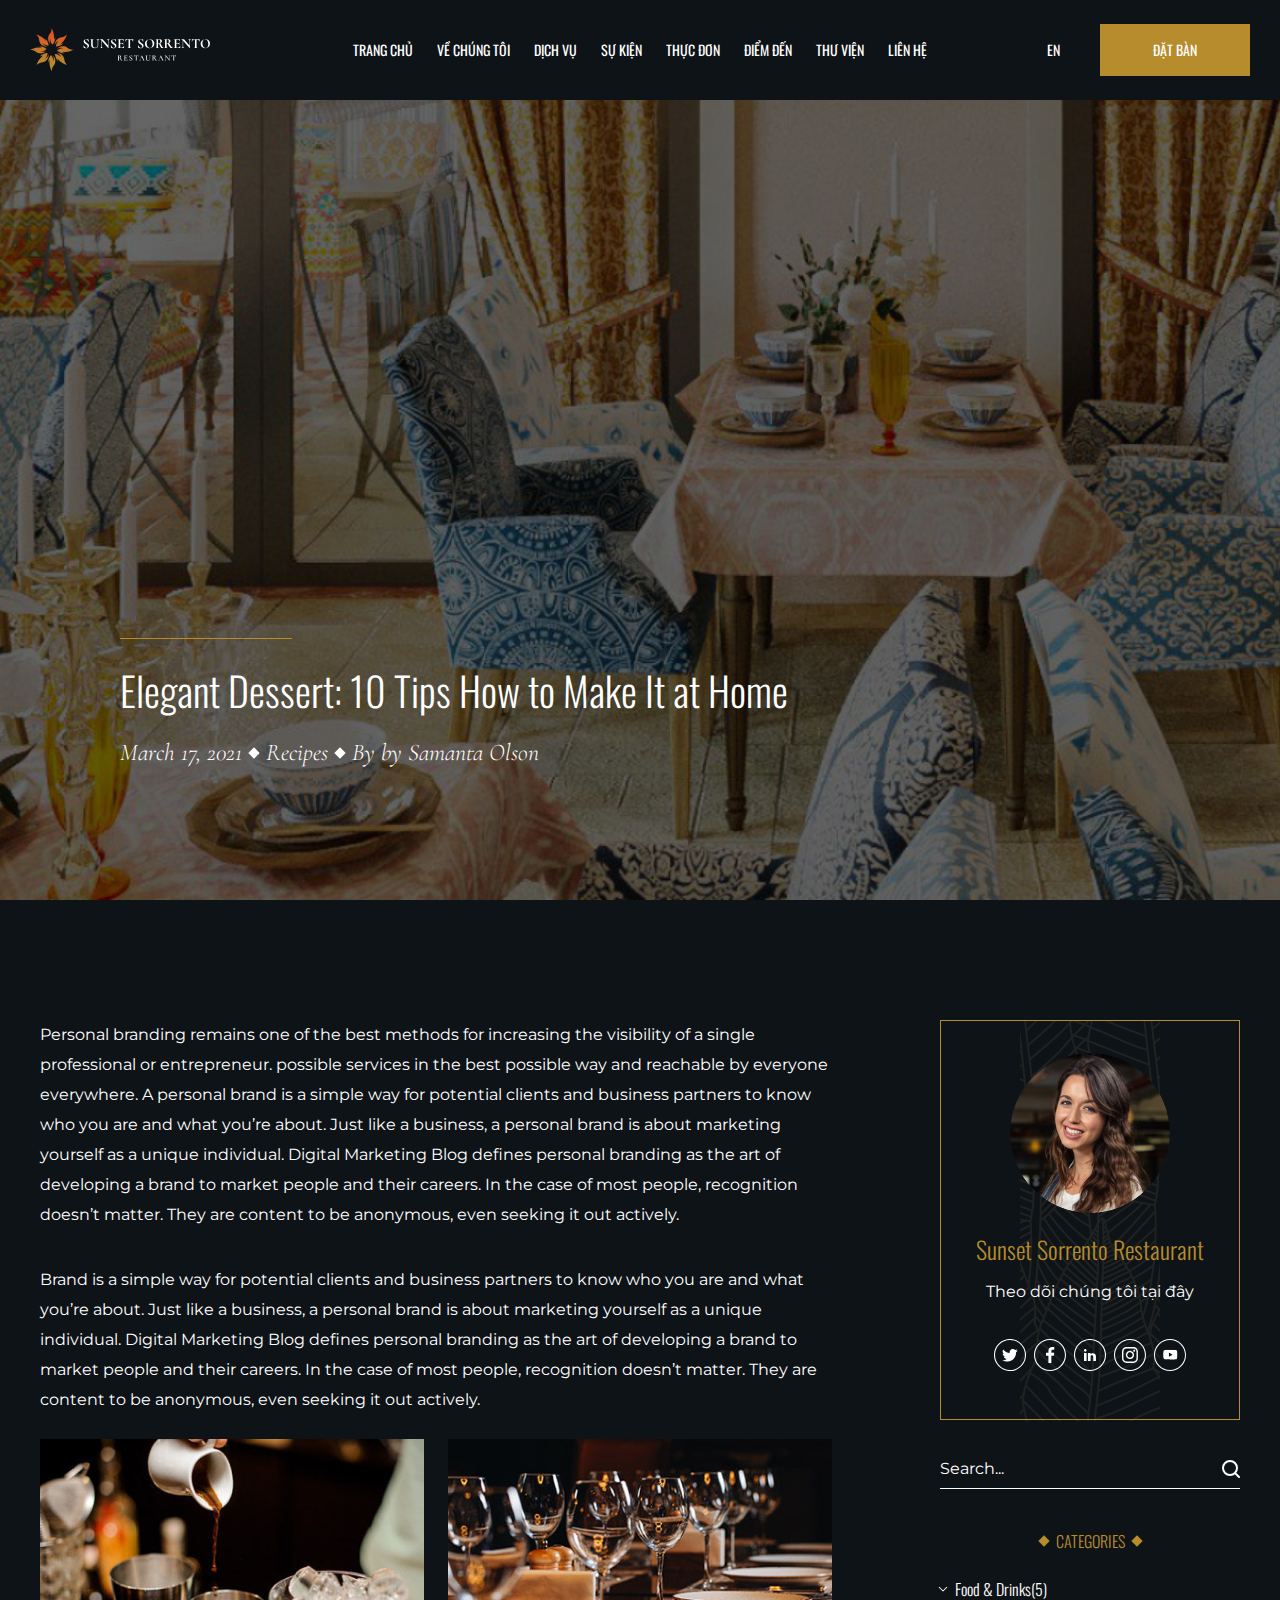
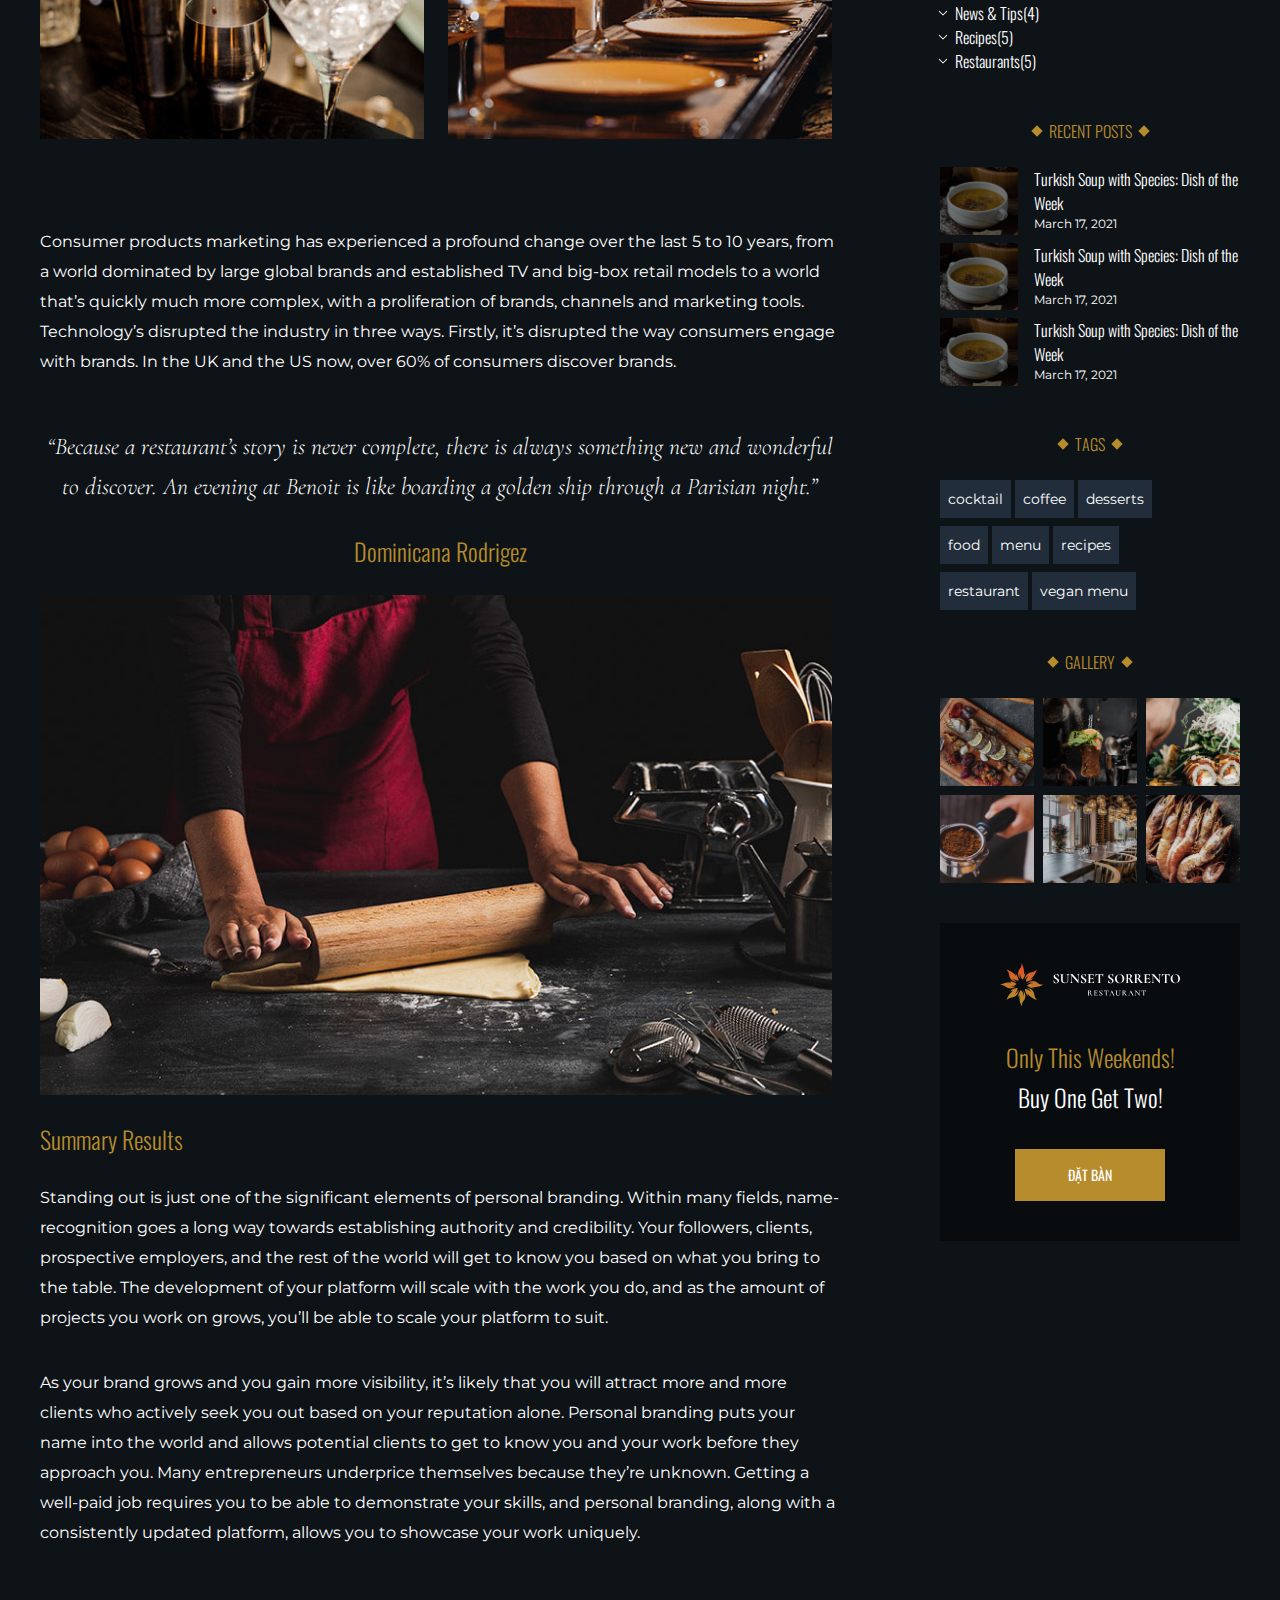
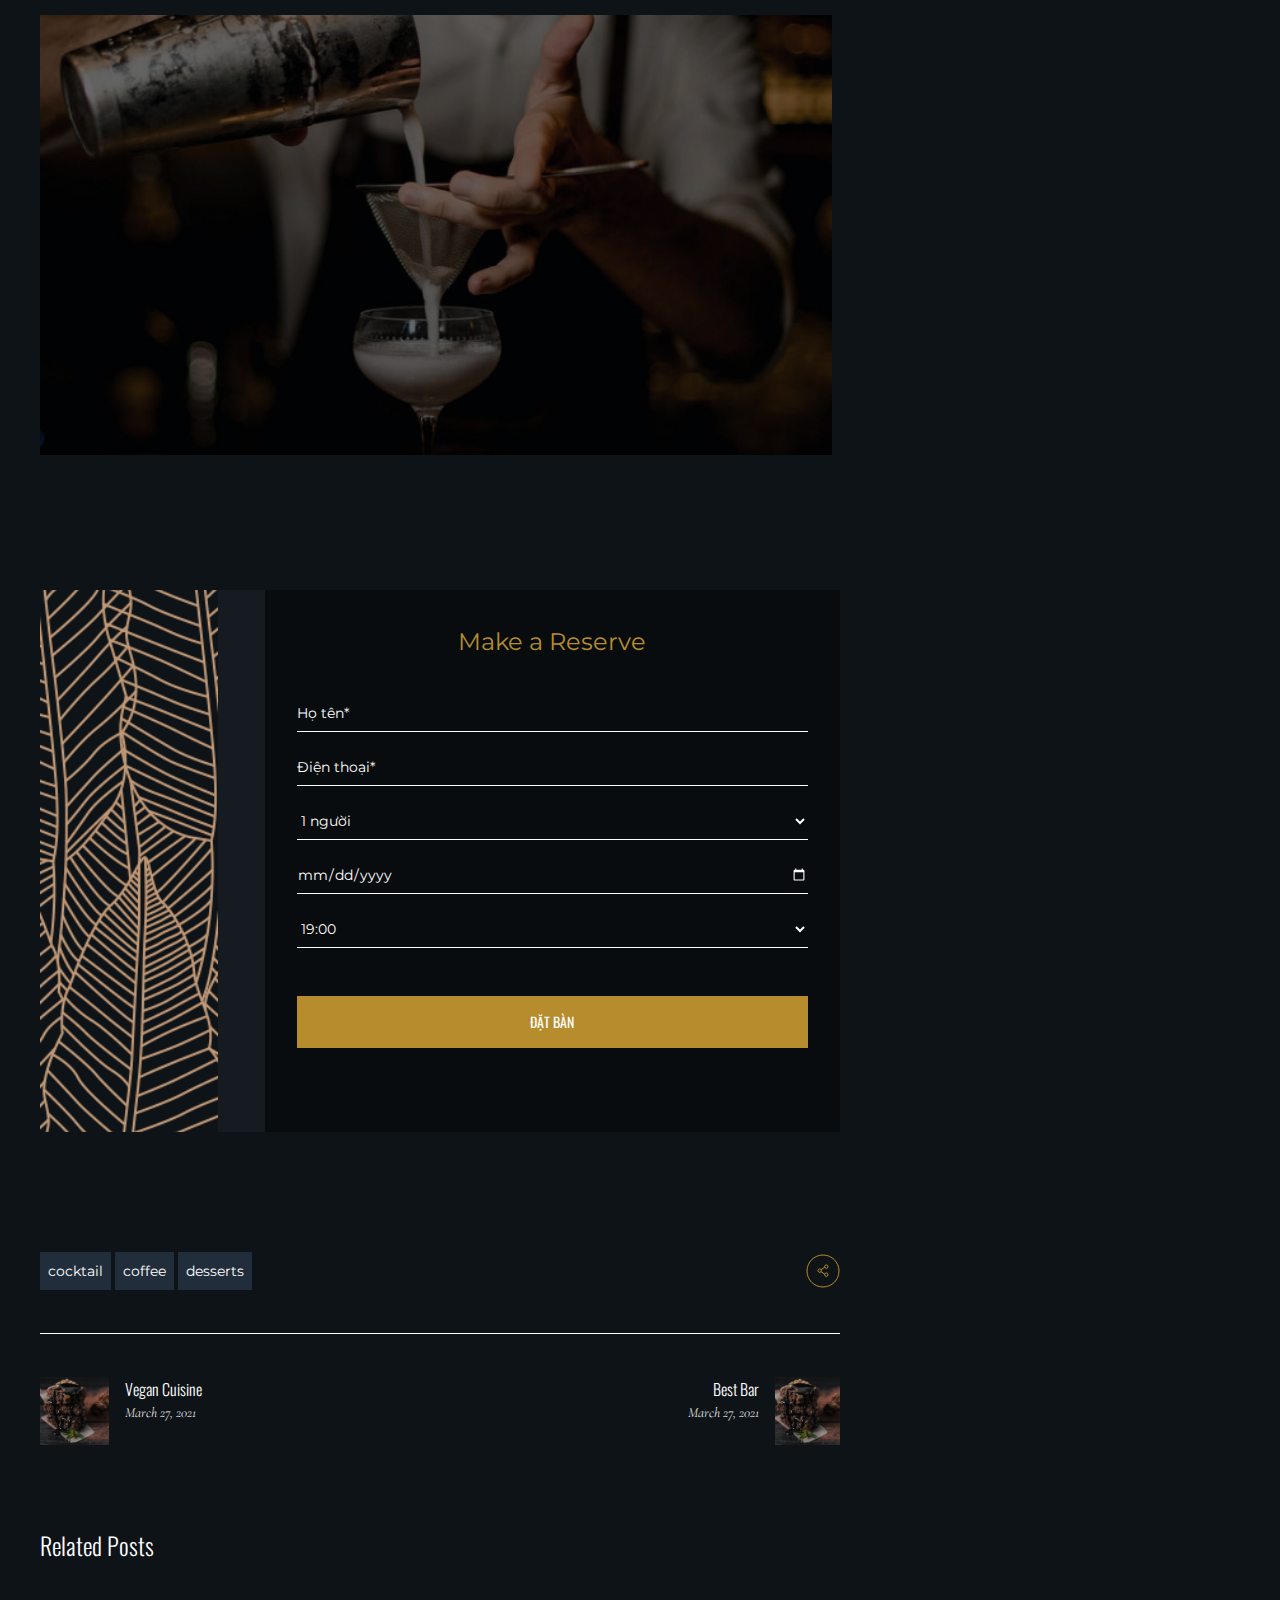
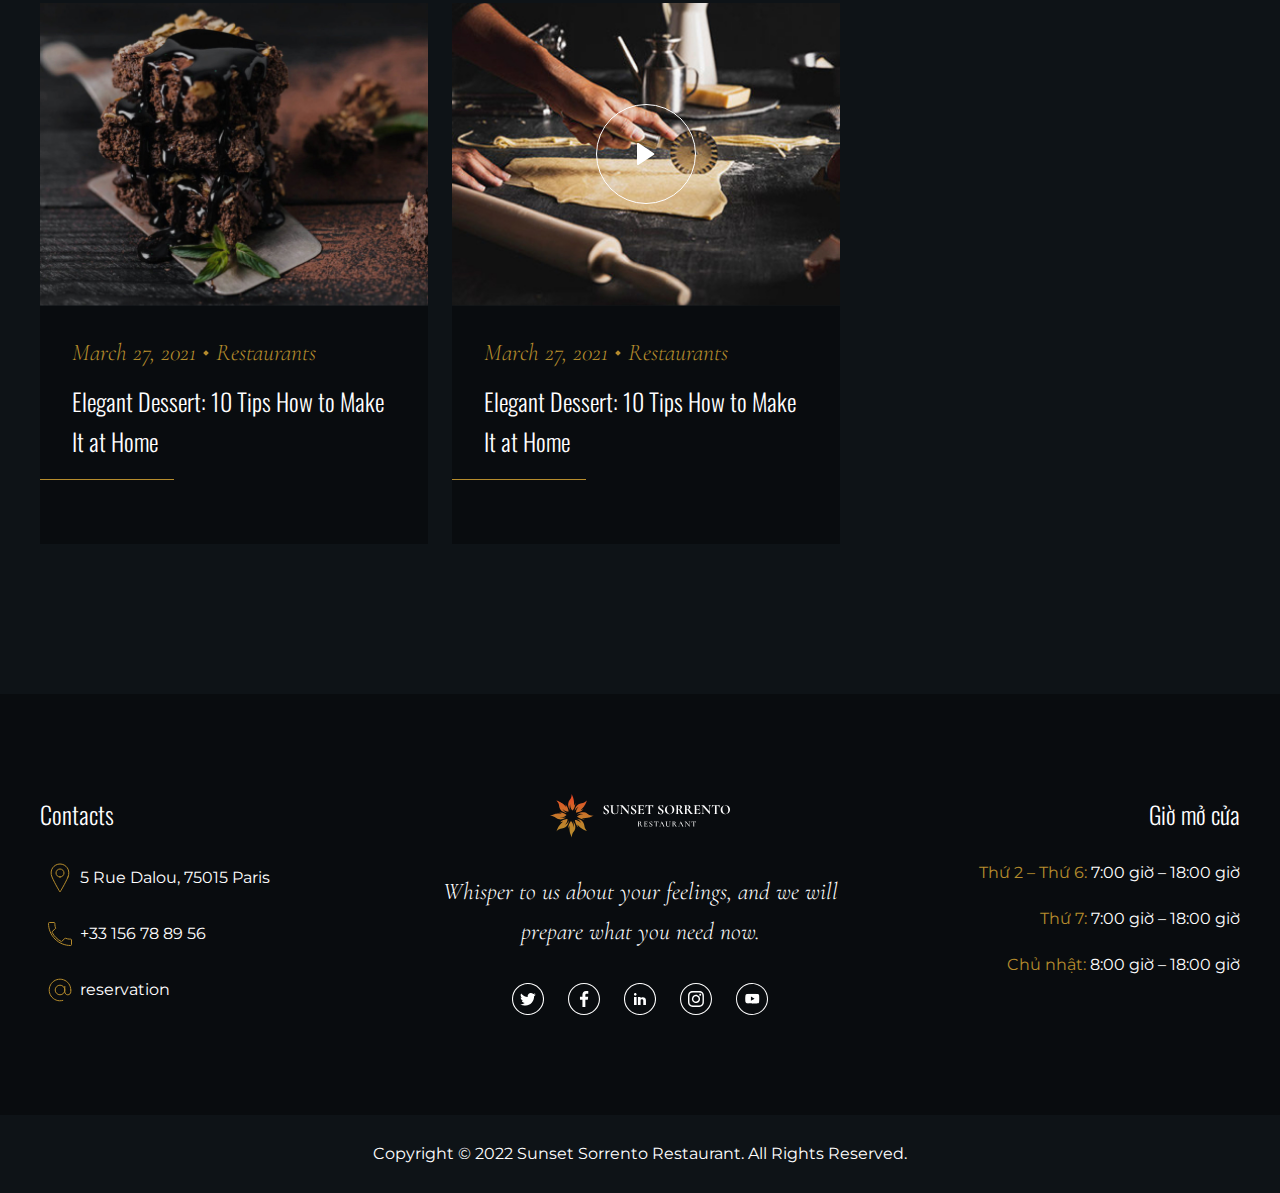
<file: eventdetail.html>
<!DOCTYPE html>
<html lang="en">
  <head>
    <meta charset="UTF-8" />
    <meta http-equiv="X-UA-Compatible" content="IE=edge" />
    <meta name="viewport" content="width=device-width, initial-scale=1.0" />
    <link rel="stylesheet" href="./dest/font.css" />
    <link rel="stylesheet" href="./dest/style.min.css" />
    <title>Sunset</title>
    <!-- Mega tag -->
    <meta property="fb:app_id" content="1234567890" />
    <meta property="og:type" content="article" />
    <meta property="og:url" content="" />
    <meta property="og:title" content="" />
    <meta property="og:image" content="" />
    <meta property="og:description" content="" />
  </head>
  <body>
    <header class="header">
      <div class="container-fluid">
        <div class="header__logo">
          <a href=""><img src="./img/logoheader.svg" alt="" /></a>
        </div>
        <div class="header__menu">
          <ul>
            <li><a href="index.html">TRANG CHỦ</a></li>
            <li><a href="about.html">VỀ CHÚNG TÔI</a></li>
            <li><a href="service.html">DỊCH VỤ</a></li>
            <li><a href="event.html">SỰ KIỆN</a></li>
            <li><a href="menu.html">THỰC ĐƠN</a></li>
            <li>
              <a href="destination.html">ĐIỂM ĐẾN</a>
            </li>
            <li><a href="library.html">THƯ VIỆN</a></li>
            <li><a href="contact.html">LIÊN HỆ</a></li>
          </ul>
        </div>
        <div class="header__right">
          <div class="outer">
            <div class="header__lang">
              <span>EN</span>
            </div>
            <div class="header__lang-option">
              <a href="#" class="option-item">JP</a>
              <a href="#" class="option-item">AU</a>
              <a href="#" class="option-item">VN</a>
            </div>
          </div>
          <a href="" class="header__btn booking">ĐẶT BÀN</a>
          <div class="btn__mobile">
            <span></span>
          </div>
        </div>
      </div>
    </header>
    <nav class="nav">
      <ul>
        <li><a href="index.html">TRANG CHỦ</a></li>
        <li><a href="about.html">VỀ CHÚNG TÔI</a></li>
        <li><a href="service.html">DỊCH VỤ</a></li>
        <li><a href="event.html">SỰ KIỆN</a></li>
        <li><a href="menu.html">THỰC ĐƠN</a></li>
        <li>
          <a href="destination.html">ĐIỂM ĐẾN</a>
        </li>
        <li><a href="library.html">THƯ VIỆN</a></li>
        <li><a href="contact.html">LIÊN HỆ</a></li>
      </ul>
    </nav>
    <main>
      <section class="banner">
        <div class="banner__wrap">
          <div class="banner__main --top">
            <h2 class="heading">
              Elegant Dessert: 10 Tips How to Make It at Home
            </h2>
            <div class="banner__fresh-info --top">
              <span class="info__item">March 17, 2021 </span>
              <span class="square"></span>
              <span class="info__item">Recipes </span>
              <span class="square"></span>
              <span class="info__item">By by Samanta Olson</span>
            </div>
          </div>
          <img src="./img/eventdetail.jpg" class="banner__img" alt="" />
        </div>
      </section>
      <section class="main">
        <div class="container">
          <div class="main__left">
            <p class="main__left-text1 --textdetail">
              Personal branding remains one of the best methods for increasing
              the visibility of a single professional or entrepreneur. possible
              services in the best possible way and reachable by everyone
              everywhere. A personal brand is a simple way for potential clients
              and business partners to know who you are and what you’re about.
              Just like a business, a personal brand is about marketing yourself
              as a unique individual. Digital Marketing Blog defines personal
              branding as the art of developing a brand to market people and
              their careers. In the case of most people, recognition doesn’t
              matter. They are content to be anonymous, even seeking it out
              actively.
            </p>
            <p class="main__left-text2 --textdetail">
              Brand is a simple way for potential clients and business partners
              to know who you are and what you’re about. Just like a business, a
              personal brand is about marketing yourself as a unique individual.
              Digital Marketing Blog defines personal branding as the art of
              developing a brand to market people and their careers. In the case
              of most people, recognition doesn’t matter. They are content to be
              anonymous, even seeking it out actively.
            </p>
            <div class="main__left-image">
              <a href=""><img src="./img/barten.jpg" alt="" /></a>
              <a href=""><img src="./img/drink.jpg" alt="" /></a>
            </div>
            <p class="main__left-text3 --textdetail">
              Consumer products marketing has experienced a profound change over
              the last 5 to 10 years, from a world dominated by large global
              brands and established TV and big-box retail models to a world
              that’s quickly much more complex, with a proliferation of brands,
              channels and marketing tools. Technology’s disrupted the industry
              in three ways. Firstly, it’s disrupted the way consumers engage
              with brands. In the UK and the US now, over 60% of consumers
              discover brands.
            </p>
            <p class="main__left-desc">
              “Because a restaurant’s story is never complete, there is always
              something new and wonderful to discover. An evening at Benoit is
              like boarding a golden ship through a Parisian night.”
            </p>
            <h3 class="main__left-title">Dominicana Rodrigez</h3>
            <div class="main__left-chef">
              <a href=""><img src="./img/cooking.jpg" alt="" /></a>
            </div>
            <p class="main__left-results">Summary Results</p>
            <p class="main__left-text4 --textdetail">
              Standing out is just one of the significant elements of personal
              branding. Within many fields, name-recognition goes a long way
              towards establishing authority and credibility. Your followers,
              clients, prospective employers, and the rest of the world will get
              to know you based on what you bring to the table. The development
              of your platform will scale with the work you do, and as the
              amount of projects you work on grows, you’ll be able to scale your
              platform to suit.
            </p>
            <p class="main__left-text5 --textdetail">
              As your brand grows and you gain more visibility, it’s likely that
              you will attract more and more clients who actively seek you out
              based on your reputation alone. Personal branding puts your name
              into the world and allows potential clients to get to know you and
              your work before they approach you. Many entrepreneurs underprice
              themselves because they’re unknown. Getting a well-paid job
              requires you to be able to demonstrate your skills, and personal
              branding, along with a consistently updated platform, allows you
              to showcase your work uniquely.
            </p>
            <div class="main__left-barten">
              <a href=""><img src="./img/bartendetail.jpg" alt="" /></a>
            </div>
            <div class="main__make make__reserve">
              <img src="./img/make.svg" class="reserve-img" alt="" />
              <div class="make__reserve-column"></div>
              <div class="make__reserve-info">
                <h2 class="heading">Make a Reserve</h2>
                <div class="info__form">
                  <form action="">
                    <div class="item">
                      <input
                        type="textdetail"
                        name="name"
                        id="name"
                        placeholder="Họ tên*"
                      />
                    </div>
                    <div class="item">
                      <input
                        type="tel"
                        name="phone"
                        id="phone"
                        placeholder="Điện thoại*"
                      />
                    </div>
                    <div class="item">
                      <select name="person" id="person">
                        <option value="1">1 người</option>
                        <option value="2">2 người</option>
                        <option value="3">3 người</option>
                      </select>
                    </div>
                    <div class="item">
                      <input type="date" name="date" id="date" />
                    </div>
                    <div class="item">
                      <select name="time" id="time">
                        <option value="1">19:00</option>
                        <option value="2">20:00</option>
                        <option value="3">21:00</option>
                      </select>
                    </div>
                  </form>
                </div>
                <a href="" class="btn-reserve">ĐẶT BÀN</a>
              </div>
            </div>
            <div class="main__info">
              <div class="main__info-top">
                <div class="btn">
                  <a href="" class="item-btn">cocktail</a>
                  <a href="" class="item-btn">coffee</a>
                  <a href="" class="item-btn">desserts</a>
                </div>
                <a href="" class="icon-share"
                  ><img src="./img/share.svg" alt=""
                /></a>
              </div>
              <div class="main__info-center"></div>
              <div class="main__info-bottom">
                <div class="item">
                  <a href="" class="item__img-small">
                    <img src="./img/cakesmall.jpg" class="img-small" alt="" />
                  </a>
                  <div class="item__info">
                    <h3 class="title">Vegan Cuisine</h3>
                    <p class="day">March 27, 2021</p>
                  </div>
                </div>
                <div class="item">
                  <a href="" class="item__img-small">
                    <img src="./img/cakesmall.jpg" class="img-small" alt="" />
                  </a>
                  <div class="item__info --left">
                    <h3 class="title">Best Bar</h3>
                    <p class="day">March 27, 2021</p>
                  </div>
                </div>
              </div>
            </div>
            <div class="main__more">
              <h3 class="heading">Related Posts</h3>
              <div class="main__more-wrap">
                <div class="event__wrap-item">
                  <div class="item__img">
                    <a href=""><img src="./img/cake.jpg" alt="" /></a>
                  </div>
                  <div class="item__textbox">
                    <div class="top">
                      <p class="day">March 27, 2021</p>
                      <span class="icon"></span>
                      <p class="res">Restaurants</p>
                    </div>
                    <div class="bottom">
                      <a href="" class="heading">
                        Elegant Dessert: 10 Tips How to Make It at Home
                      </a>
                    </div>
                  </div>
                </div>
                <div class="event__wrap-item">
                  <div class="item__img">
                    <a href=""><img src="./img/post.jpg" alt="" /></a>
                    <a href="" class="play__post"
                      ><i class="play__post-icon"
                        ><img src="./img/play.svg" alt="" /></i
                    ></a>
                  </div>
                  <div class="item__textbox">
                    <div class="top">
                      <p class="day">March 27, 2021</p>
                      <span class="icon"></span>
                      <p class="res">Restaurants</p>
                    </div>
                    <div class="bottom">
                      <a href="" class="heading">
                        Elegant Dessert: 10 Tips How to Make It at Home
                      </a>
                    </div>
                  </div>
                </div>
              </div>
            </div>
          </div>
          <div class="main__right">
            <div class="main__right-card">
              <div class="card__column">
                <img src="./img/columnperson.svg" alt="" />
              </div>
              <div class="card__person">
                <div class="card__person-img">
                  <a href=""><img src="./img/person.svg" alt="" /></a>
                </div>
                <a href="" class="card__person-heading"
                  >Sunset Sorrento Restaurant</a
                >
                <p class="card__person-follow">Theo dõi chúng tôi tại đây</p>
                <div class="card__person-icon">
                  <a href=""><img src="./img/tw.svg" alt="" /></a>
                  <a href=""><img src="./img/fb.svg" alt="" /></a>
                  <a href=""><img src="./img/in.svg" alt="" /></a>
                  <a href=""><img src="./img/Ins.svg" alt="" /></a>
                  <a href=""><img src="./img/ytb.svg" alt="" /></a>
                </div>
              </div>
            </div>
            <div class="main__right-search">
              <input type="text" placeholder="Search..." class="input-search" />
              <a href="" class="icon-search"
                ><img src="./img/search.svg" alt=""
              /></a>
            </div>
            <div class="main__right-drop">
              <div class="title-right">
                <span class="square"></span>
                <h3 class="heading">CATEGORIES</h3>
                <span class="square"></span>
              </div>
              <div class="accordion">
                <div class="accordion__item active">
                  <a href="" class="accordion-icon"
                    ><img src="./img/vectordetail.svg" alt=""
                  /></a>
                  <span class="info">Food & Drinks(5)</span>
                </div>
                <div class="panel active">
                  <p>Lorem ipsum dolor sit amet consectetur adipisicing</p>
                  <p>Lorem ipsum dolor sit.</p>
                  <p>
                    Lorem ipsum dolor sit consectetur adipisicing elit
                    consequatur minus neque ab.
                  </p>
                  <p>
                    Lorem ipsum dolor sit amet consectetur adipisicing elit.
                    Officia, sapiente.
                  </p>
                  <p>
                    Lorem ipsum dolor sit amet consectetur adipisicing elit.
                  </p>
                </div>
                <div class="accordion__item active">
                  <a href="" class="accordion-icon"
                    ><img src="./img/vectordetail.svg" alt=""
                  /></a>
                  <span class="info">News & Tips(4)</span>
                </div>
                <div class="panel active">
                  <p>Lorem ipsum dolor sit.</p>
                  <p>
                    Lorem ipsum dolor sit consectetur adipisicing elit
                    consequatur minus neque ab.
                  </p>
                  <p>
                    Lorem ipsum dolor sit amet consectetur adipisicing elit.
                    Officia, sapiente.
                  </p>
                  <p>
                    Lorem ipsum dolor sit amet consectetur adipisicing elit.
                  </p>
                </div>
                <div class="accordion__item active">
                  <a href="" class="accordion-icon"
                    ><img src="./img/vectordetail.svg" alt=""
                  /></a>
                  <span class="info">Recipes(5)</span>
                </div>
                <div class="panel active">
                  <p>Lorem ipsum dolor sit amet consectetur adipisicing</p>
                  <p>Lorem ipsum dolor sit.</p>
                  <p>
                    Lorem ipsum dolor sit consectetur adipisicing elit
                    consequatur minus neque ab.
                  </p>
                  <p>
                    Lorem ipsum dolor sit amet consectetur adipisicing elit.
                    Officia, sapiente.
                  </p>
                  <p>
                    Lorem ipsum dolor sit amet consectetur adipisicing elit.
                  </p>
                </div>
                <div class="accordion__item active">
                  <a href="" class="accordion-icon"
                    ><img src="./img/vectordetail.svg" alt=""
                  /></a>
                  <span class="info">Restaurants(5)</span>
                </div>
                <div class="panel active">
                  <p>Lorem ipsum dolor sit amet consectetur adipisicing</p>
                  <p>Lorem ipsum dolor sit.</p>
                  <p>
                    Lorem ipsum dolor sit consectetur adipisicing elit
                    consequatur minus neque ab.
                  </p>
                  <p>
                    Lorem ipsum dolor sit amet consectetur adipisicing elit.
                    Officia, sapiente.
                  </p>
                  <p>
                    Lorem ipsum dolor sit amet consectetur adipisicing elit.
                  </p>
                </div>
              </div>
            </div>
            <div class="main__right-posts">
              <div class="title-right">
                <span class="square"></span>
                <h3 class="heading">RECENT POSTS</h3>
                <span class="square"></span>
              </div>
              <div class="posts__wrap">
                <div class="posts__wrap-item">
                  <a href=""
                    ><img src="./img/tea.jpg" alt="" class="item-img"
                  /></a>
                  <div class="item-content">
                    <h3 class="heading">
                      Turkish Soup with Species: Dish of the Week
                    </h3>
                    <p class="day">March 17, 2021</p>
                  </div>
                </div>
                <div class="posts__wrap-item">
                  <a href=""
                    ><img src="./img/tea.jpg" alt="" class="item-img"
                  /></a>
                  <div class="item-content">
                    <h3 class="heading">
                      Turkish Soup with Species: Dish of the Week
                    </h3>
                    <p class="day">March 17, 2021</p>
                  </div>
                </div>
                <div class="posts__wrap-item">
                  <a href=""
                    ><img src="./img/tea.jpg" alt="" class="item-img"
                  /></a>
                  <div class="item-content">
                    <h3 class="heading">
                      Turkish Soup with Species: Dish of the Week
                    </h3>
                    <p class="day">March 17, 2021</p>
                  </div>
                </div>
              </div>
            </div>
            <div class="main__right-tags">
              <div class="title-right">
                <span class="square"></span>
                <h3 class="heading">TAGS</h3>
                <span class="square"></span>
              </div>
              <div class="tags__wrap">
                <div class="tags__wrap-item">
                  <a href="" class="tag">cocktail</a>
                  <a href="" class="tag">coffee</a>
                  <a href="" class="tag">desserts</a>
                </div>
                <div class="tags__wrap-item">
                  <a href="" class="tag">food</a>
                  <a href="" class="tag">menu</a>
                  <a href="" class="tag">recipes</a>
                </div>
                <div class="tags__wrap-item">
                  <a href="" class="tag">restaurant</a>
                  <a href="" class="tag">vegan menu</a>
                </div>
              </div>
            </div>
            <div class="main__right-gallery">
              <div class="title-right">
                <span class="square"></span>
                <h3 class="heading">GALLERY</h3>
                <span class="square"></span>
              </div>
              <div class="gallery-wrap list-1">
                <div class="scroll__gallery-item">
                  <a href=""><img src="./img/item1.jpg" alt="" /></a>
                </div>
                <div class="scroll__gallery-item">
                  <a href=""><img src="./img/item2.jpg" alt="" /></a>
                </div>
                <div class="scroll__gallery-item">
                  <a href=""><img src="./img/item3.jpg" alt="" /></a>
                </div>
                <div class="scroll__gallery-item">
                  <a href=""><img src="./img/item4.jpg" alt="" /></a>
                </div>
                <div class="scroll__gallery-item">
                  <a href=""><img src="./img/item5.jpg" alt="" /></a>
                </div>
                <div class="scroll__gallery-item">
                  <a href=""><img src="./img/item6.jpg" alt="" /></a>
                </div>
              </div>
            </div>
            <div class="main__right-reserve">
              <a href="" class="reserve-logo"
                ><img src="./img/logoheader.svg" alt=""
              /></a>
              <div class="reserve-textbox">
                <h3 class="heading">Only This Weekends!</h3>
                <span class="info">Buy One Get Two!</span>
              </div>
              <a href="" class="booking">ĐẶT BÀN</a>
            </div>
          </div>
        </div>
      </section>
    </main>
    <footer class="footer">
      <div class="footer__top">
        <div class="container">
          <div class="footer__top-contact">
            <h2 class="heading">Contacts</h2>
            <div class="item">
              <i class="icon"><img src="./img/location.svg" alt="" /></i>
              <a href="" class="info"> 5 Rue Dalou, 75015 Paris</a>
            </div>
            <div class="item">
              <i class="icon"><img src="./img/phone.svg" alt="" /></i>
              <a href="" class="info"> +33 156 78 89 56 </a>
            </div>
            <div class="item">
              <i class="icon"><img src="./img/email.svg" alt="" /></i>
              <a href="" class="info"> reservation </a>
            </div>
          </div>
          <div class="footer__top-info">
            <div class="heading-info">
              <a href=""><img src="./img/logoheader.svg" alt="" /></a>
            </div>
            <p class="desc-info">
              Whisper to us about your feelings, and we will prepare what you
              need now.
            </p>
            <div class="icon-info">
              <a href=""><img src="./img/tw.svg" alt="" /></a>
              <a href=""><img src="./img/fb.svg" alt="" /></a>
              <a href=""><img src="./img/in.svg" alt="" /></a>
              <a href=""><img src="./img/Ins.svg" alt="" /></a>
              <a href=""><img src="./img/ytb.svg" alt="" /></a>
            </div>
          </div>
          <div class="footer__top-open">
            <h2 class="heading-open">Giờ mở cửa</h2>
            <div class="open-time">
              <p class="item">
                <span>Thứ 2 – Thứ 6: </span> 7:00 giờ – 18:00 giờ
              </p>
              <p class="item"><span>Thứ 7:</span> 7:00 giờ – 18:00 giờ</p>
              <p class="item"><span>Chủ nhật:</span> 8:00 giờ – 18:00 giờ</p>
            </div>
          </div>
        </div>
      </div>
      <div class="footer__bottom">
        <p class="copy">
          Copyright © 2022 Sunset Sorrento Restaurant. All Rights Reserved.
        </p>
      </div>
    </footer>
    <div class="btt">
      <img src="./img/btt.svg" alt="" />
    </div>
    <script src="./dest/jsmain.min.js"></script>
    <script src="./dest/main.js"></script>
  </body>
</html>
</file>
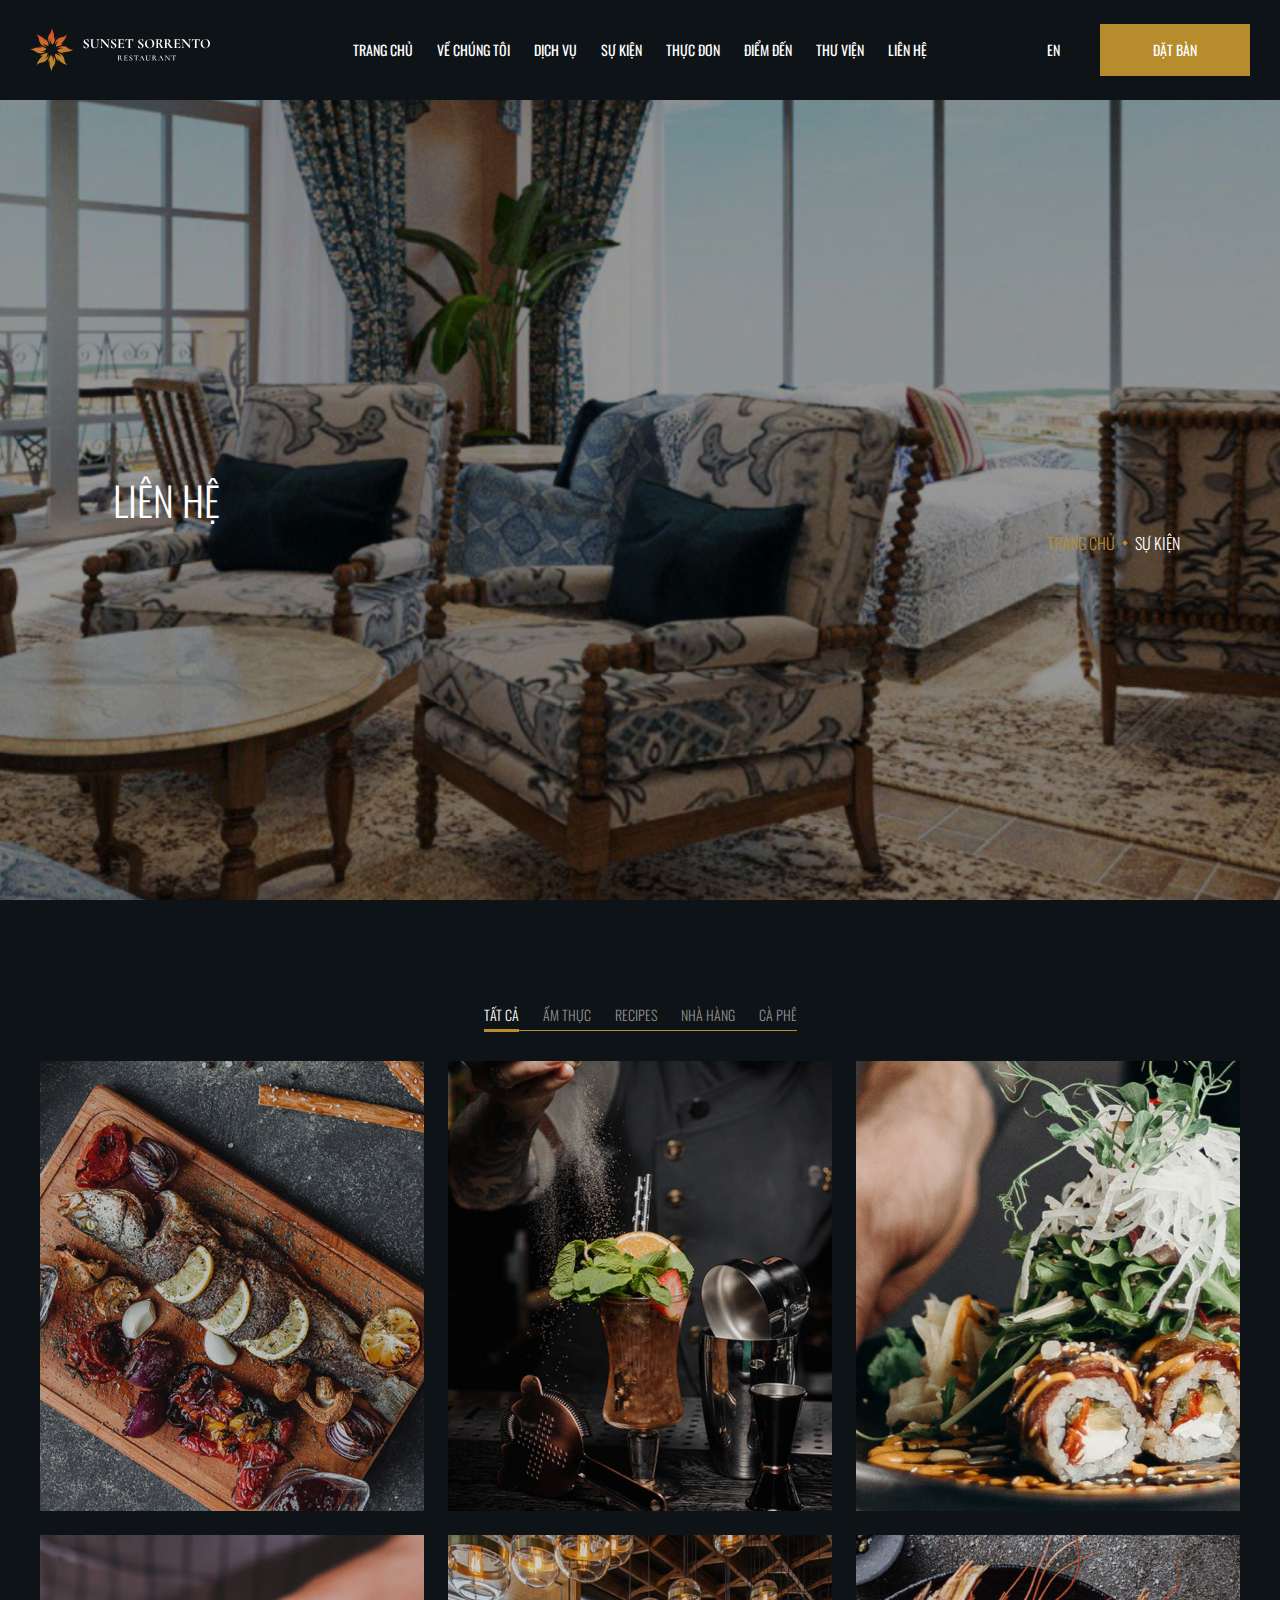
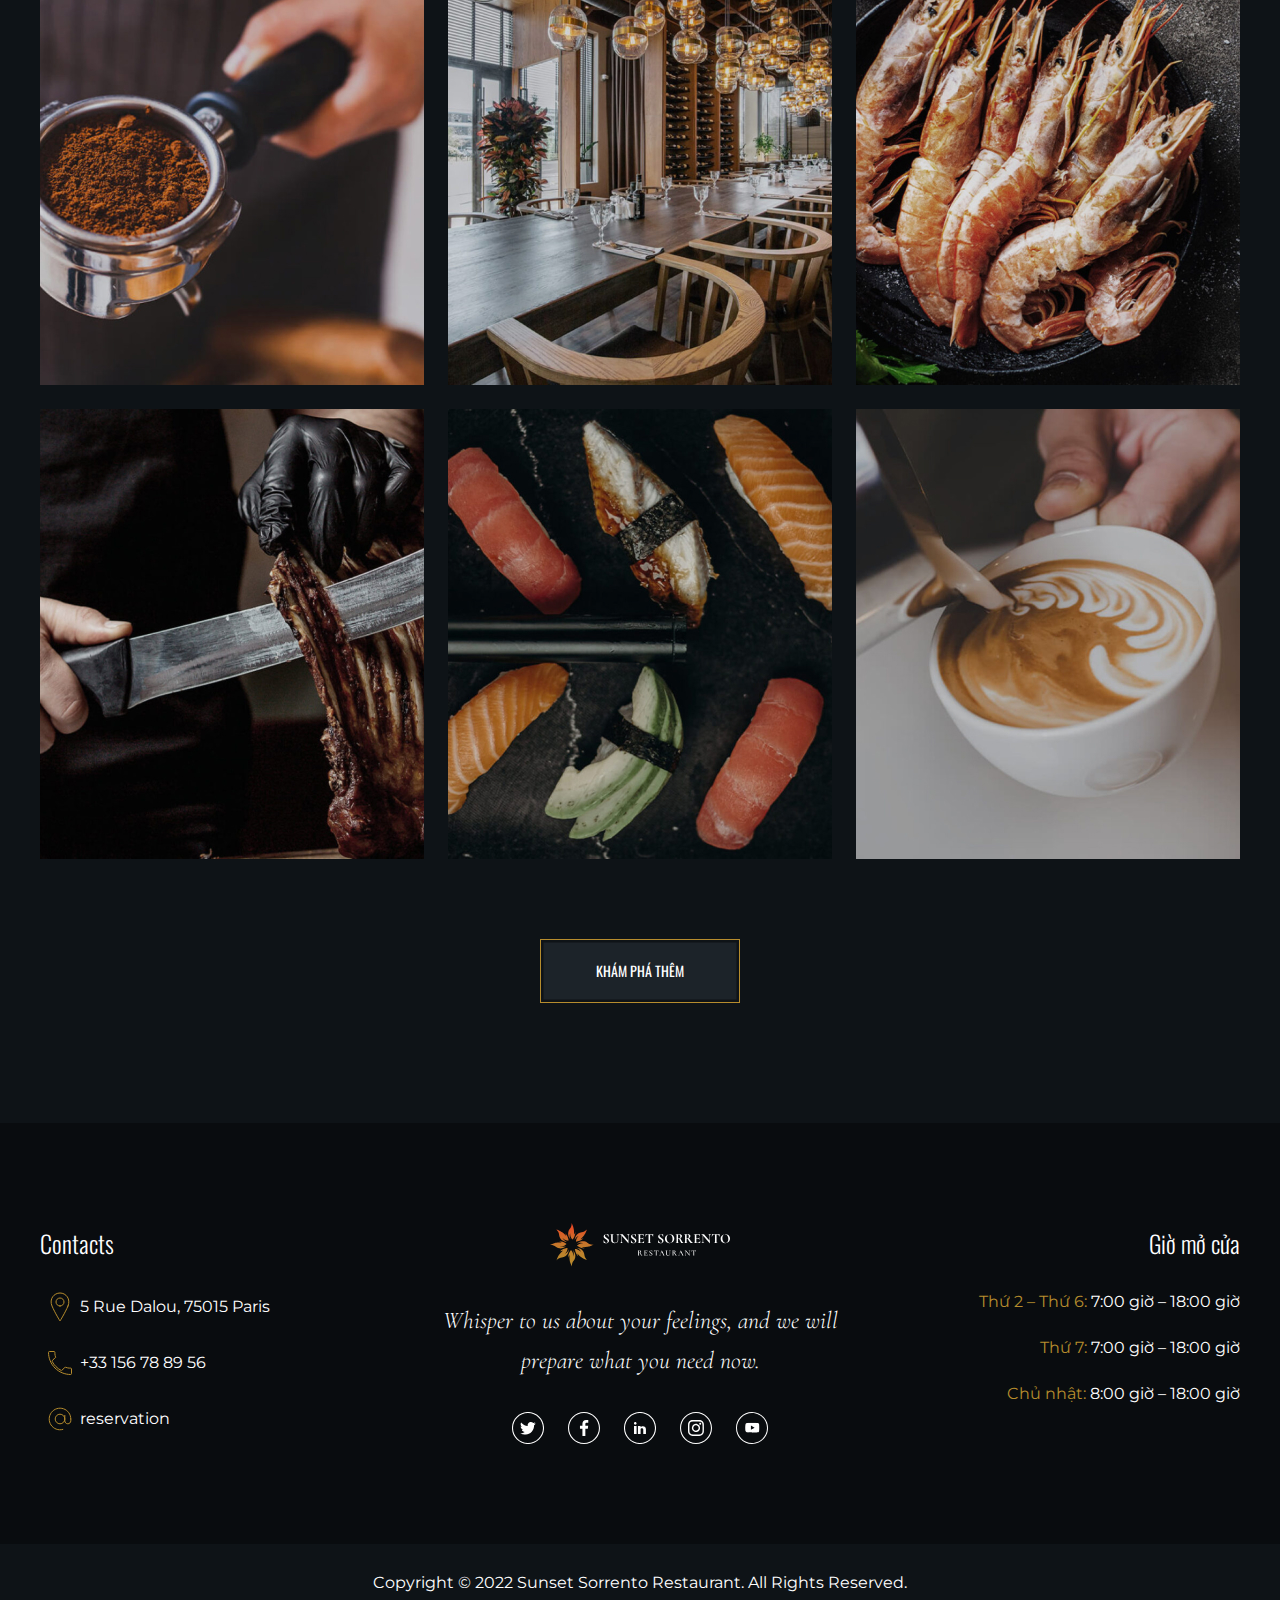
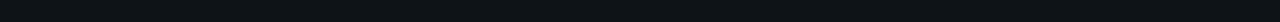
<file: library.html>
<!DOCTYPE html>
<html lang="en">
  <head>
    <meta charset="UTF-8" />
    <meta http-equiv="X-UA-Compatible" content="IE=edge" />
    <meta name="viewport" content="width=device-width, initial-scale=1.0" />
    <link rel="stylesheet" href="./dest/font.css" />
    <link rel="stylesheet" href="./dest/style.min.css" />
    <title>Sunset</title>
    <!-- Mega tag -->
    <meta property="fb:app_id" content="1234567890" />
    <meta property="og:type" content="article" />
    <meta property="og:url" content="" />
    <meta property="og:title" content="" />
    <meta property="og:image" content="" />
    <meta property="og:description" content="" />
  </head>
  <body>
    <header class="header">
      <div class="container-fluid">
        <div class="header__logo">
          <a href=""><img src="./img/logoheader.svg" alt="" /></a>
        </div>
        <div class="header__menu">
          <ul>
            <li><a href="index.html">TRANG CHỦ</a></li>
            <li><a href="about.html">VỀ CHÚNG TÔI</a></li>
            <li><a href="service.html">DỊCH VỤ</a></li>
            <li><a href="event.html">SỰ KIỆN</a></li>
            <li><a href="menu.html">THỰC ĐƠN</a></li>
            <li>
              <a href="destination.html">ĐIỂM ĐẾN</a>
            </li>
            <li><a href="library.html">THƯ VIỆN</a></li>
            <li><a href="contact.html">LIÊN HỆ</a></li>
          </ul>
        </div>
        <div class="header__right">
          <div class="outer">
            <div class="header__lang">
              <span>EN</span>
            </div>
            <div class="header__lang-option">
              <a href="#" class="option-item">JP</a>
              <a href="#" class="option-item">AU</a>
              <a href="#" class="option-item">VN</a>
            </div>
          </div>
          <a href="" class="header__btn booking">ĐẶT BÀN</a>
          <div class="btn__mobile">
            <span></span>
          </div>
        </div>
      </div>
    </header>
    <nav class="nav">
      <ul>
        <li><a href="index.html">TRANG CHỦ</a></li>
        <li><a href="about.html">VỀ CHÚNG TÔI</a></li>
        <li><a href="service.html">DỊCH VỤ</a></li>
        <li><a href="event.html">SỰ KIỆN</a></li>
        <li><a href="menu.html">THỰC ĐƠN</a></li>
        <li>
          <a href="destination.html">ĐIỂM ĐẾN</a>
        </li>
        <li><a href="library.html">THƯ VIỆN</a></li>
        <li><a href="contact.html">LIÊN HỆ</a></li>
      </ul>
    </nav>
    <main>
      <section class="banner">
        <div class="banner__wrap">
          <div class="banner__title">
            <h1 class="heading">LIÊN HỆ</h1>
            <div class="banner__detail">
              <p class="home">TRANG CHỦ</p>
              <span></span>
              <p class="right">SỰ KIỆN</p>
            </div>
          </div>
          <img src="./img/lib.jpg" class="banner__img" alt="" />
        </div>
      </section>
      <section class="scroll">
        <div class="container">
          <div class="outer">
            <div class="scroll__tab">
              <a href="" class="scroll__tab-item active" data-tab="1">tất cả</a>
              <a href="" class="scroll__tab-item" data-tab="2">ẩm thực</a>
              <a href="" class="scroll__tab-item" data-tab="3">recipes</a>
              <a href="" class="scroll__tab-item" data-tab="4">nhà hàng</a>
              <a href="" class="scroll__tab-item" data-tab="5">cà phê</a>
            </div>
            <div class="tab-dots"></div>
          </div>
          <div class="scroll__gallery">
            <div class="gallery-wrap list-1 active">
              <div class="scroll__gallery-item">
                <a href=""><img src="./img/item1.jpg" alt="" /></a>
              </div>
              <div class="scroll__gallery-item">
                <a href=""><img src="./img/item2.jpg" alt="" /></a>
              </div>
              <div class="scroll__gallery-item">
                <a href=""><img src="./img/item3.jpg" alt="" /></a>
              </div>
              <div class="scroll__gallery-item">
                <a href=""><img src="./img/item4.jpg" alt="" /></a>
              </div>
              <div class="scroll__gallery-item">
                <a href=""><img src="./img/item5.jpg" alt="" /></a>
              </div>
              <div class="scroll__gallery-item">
                <a href=""><img src="./img/item6.jpg" alt="" /></a>
              </div>
              <div class="scroll__gallery-item">
                <a href=""><img src="./img/item7.jpg" alt="" /></a>
              </div>
              <div class="scroll__gallery-item">
                <a href=""><img src="./img/item8.jpg" alt="" /></a>
              </div>
              <div class="scroll__gallery-item">
                <a href=""><img src="./img/item9.jpg" alt="" /></a>
              </div>
            </div>
            <div class="gallery-wrap list-2">
              <div class="scroll__gallery-item">
                <a href=""><img src="./img/item4.jpg" alt="" /></a>
              </div>
              <div class="scroll__gallery-item">
                <a href=""><img src="./img/item6.jpg" alt="" /></a>
              </div>
              <div class="scroll__gallery-item">
                <a href=""><img src="./img/item5.jpg" alt="" /></a>
              </div>
              <div class="scroll__gallery-item">
                <a href=""><img src="./img/item2.jpg" alt="" /></a>
              </div>
              <div class="scroll__gallery-item">
                <a href=""><img src="./img/item3.jpg" alt="" /></a>
              </div>
              <div class="scroll__gallery-item">
                <a href=""><img src="./img/item1.jpg" alt="" /></a>
              </div>
              <div class="scroll__gallery-item">
                <a href=""><img src="./img/item7.jpg" alt="" /></a>
              </div>
              <div class="scroll__gallery-item">
                <a href=""><img src="./img/item8.jpg" alt="" /></a>
              </div>
              <div class="scroll__gallery-item">
                <a href=""><img src="./img/item9.jpg" alt="" /></a>
              </div>
            </div>
            <div class="gallery-wrap list-3">
              <div class="scroll__gallery-item">
                <a href=""><img src="./img/item1.jpg" alt="" /></a>
              </div>
              <div class="scroll__gallery-item">
                <a href=""><img src="./img/item2.jpg" alt="" /></a>
              </div>
              <div class="scroll__gallery-item">
                <a href=""><img src="./img/item3.jpg" alt="" /></a>
              </div>
              <div class="scroll__gallery-item">
                <a href=""><img src="./img/item4.jpg" alt="" /></a>
              </div>
              <div class="scroll__gallery-item">
                <a href=""><img src="./img/item5.jpg" alt="" /></a>
              </div>
              <div class="scroll__gallery-item">
                <a href=""><img src="./img/item6.jpg" alt="" /></a>
              </div>
              <div class="scroll__gallery-item">
                <a href=""><img src="./img/item7.jpg" alt="" /></a>
              </div>
              <div class="scroll__gallery-item">
                <a href=""><img src="./img/item8.jpg" alt="" /></a>
              </div>
              <div class="scroll__gallery-item">
                <a href=""><img src="./img/item9.jpg" alt="" /></a>
              </div>
            </div>
            <div class="gallery-wrap list-4">
              <div class="scroll__gallery-item">
                <a href=""><img src="./img/item4.jpg" alt="" /></a>
              </div>
              <div class="scroll__gallery-item">
                <a href=""><img src="./img/item6.jpg" alt="" /></a>
              </div>
              <div class="scroll__gallery-item">
                <a href=""><img src="./img/item5.jpg" alt="" /></a>
              </div>
              <div class="scroll__gallery-item">
                <a href=""><img src="./img/item2.jpg" alt="" /></a>
              </div>
              <div class="scroll__gallery-item">
                <a href=""><img src="./img/item3.jpg" alt="" /></a>
              </div>
              <div class="scroll__gallery-item">
                <a href=""><img src="./img/item1.jpg" alt="" /></a>
              </div>
              <div class="scroll__gallery-item">
                <a href=""><img src="./img/item7.jpg" alt="" /></a>
              </div>
              <div class="scroll__gallery-item">
                <a href=""><img src="./img/item8.jpg" alt="" /></a>
              </div>
              <div class="scroll__gallery-item">
                <a href=""><img src="./img/item9.jpg" alt="" /></a>
              </div>
            </div>
            <div class="gallery-wrap list-5">
              <div class="scroll__gallery-item">
                <a href=""><img src="./img/item8.jpg" alt="" /></a>
              </div>
              <div class="scroll__gallery-item">
                <a href=""><img src="./img/item9.jpg" alt="" /></a>
              </div>
              <div class="scroll__gallery-item">
                <a href=""><img src="./img/item7.jpg" alt="" /></a>
              </div>
              <div class="scroll__gallery-item">
                <a href=""><img src="./img/item2.jpg" alt="" /></a>
              </div>
              <div class="scroll__gallery-item">
                <a href=""><img src="./img/item3.jpg" alt="" /></a>
              </div>
              <div class="scroll__gallery-item">
                <a href=""><img src="./img/item1.jpg" alt="" /></a>
              </div>
              <div class="scroll__gallery-item">
                <a href=""><img src="./img/item7.jpg" alt="" /></a>
              </div>
              <div class="scroll__gallery-item">
                <a href=""><img src="./img/item8.jpg" alt="" /></a>
              </div>
              <div class="scroll__gallery-item">
                <a href=""><img src="./img/item9.jpg" alt="" /></a>
              </div>
            </div>
          </div>
          <span class="btn-primary"><a href="">KHÁM PHÁ THÊM</a></span>
        </div>
      </section>
    </main>
    <footer class="footer">
      <div class="footer__top">
        <div class="container">
          <div class="footer__top-contact">
            <h2 class="heading">Contacts</h2>
            <div class="item">
              <i class="icon"><img src="./img/location.svg" alt="" /></i>
              <a href="" class="info"> 5 Rue Dalou, 75015 Paris</a>
            </div>
            <div class="item">
              <i class="icon"><img src="./img/phone.svg" alt="" /></i>
              <a href="" class="info"> +33 156 78 89 56 </a>
            </div>
            <div class="item">
              <i class="icon"><img src="./img/email.svg" alt="" /></i>
              <a href="" class="info"> reservation </a>
            </div>
          </div>
          <div class="footer__top-info">
            <div class="heading-info">
              <a href=""><img src="./img/logoheader.svg" alt="" /></a>
            </div>
            <p class="desc-info">
              Whisper to us about your feelings, and we will prepare what you
              need now.
            </p>
            <div class="icon-info">
              <a href=""><img src="./img/tw.svg" alt="" /></a>
              <a href=""><img src="./img/fb.svg" alt="" /></a>
              <a href=""><img src="./img/in.svg" alt="" /></a>
              <a href=""><img src="./img/Ins.svg" alt="" /></a>
              <a href=""><img src="./img/ytb.svg" alt="" /></a>
            </div>
          </div>
          <div class="footer__top-open">
            <h2 class="heading-open">Giờ mở cửa</h2>
            <div class="open-time">
              <p class="item">
                <span>Thứ 2 – Thứ 6: </span> 7:00 giờ – 18:00 giờ
              </p>
              <p class="item"><span>Thứ 7:</span> 7:00 giờ – 18:00 giờ</p>
              <p class="item"><span>Chủ nhật:</span> 8:00 giờ – 18:00 giờ</p>
            </div>
          </div>
        </div>
      </div>
      <div class="footer__bottom">
        <p class="copy">
          Copyright © 2022 Sunset Sorrento Restaurant. All Rights Reserved.
        </p>
      </div>
    </footer>
    <div class="btt">
      <img src="./img/btt.svg" alt="" />
    </div>
    <script src="./dest/jsmain.min.js"></script>
    <script src="./dest/main.js"></script>
  </body>
</html>
</file>
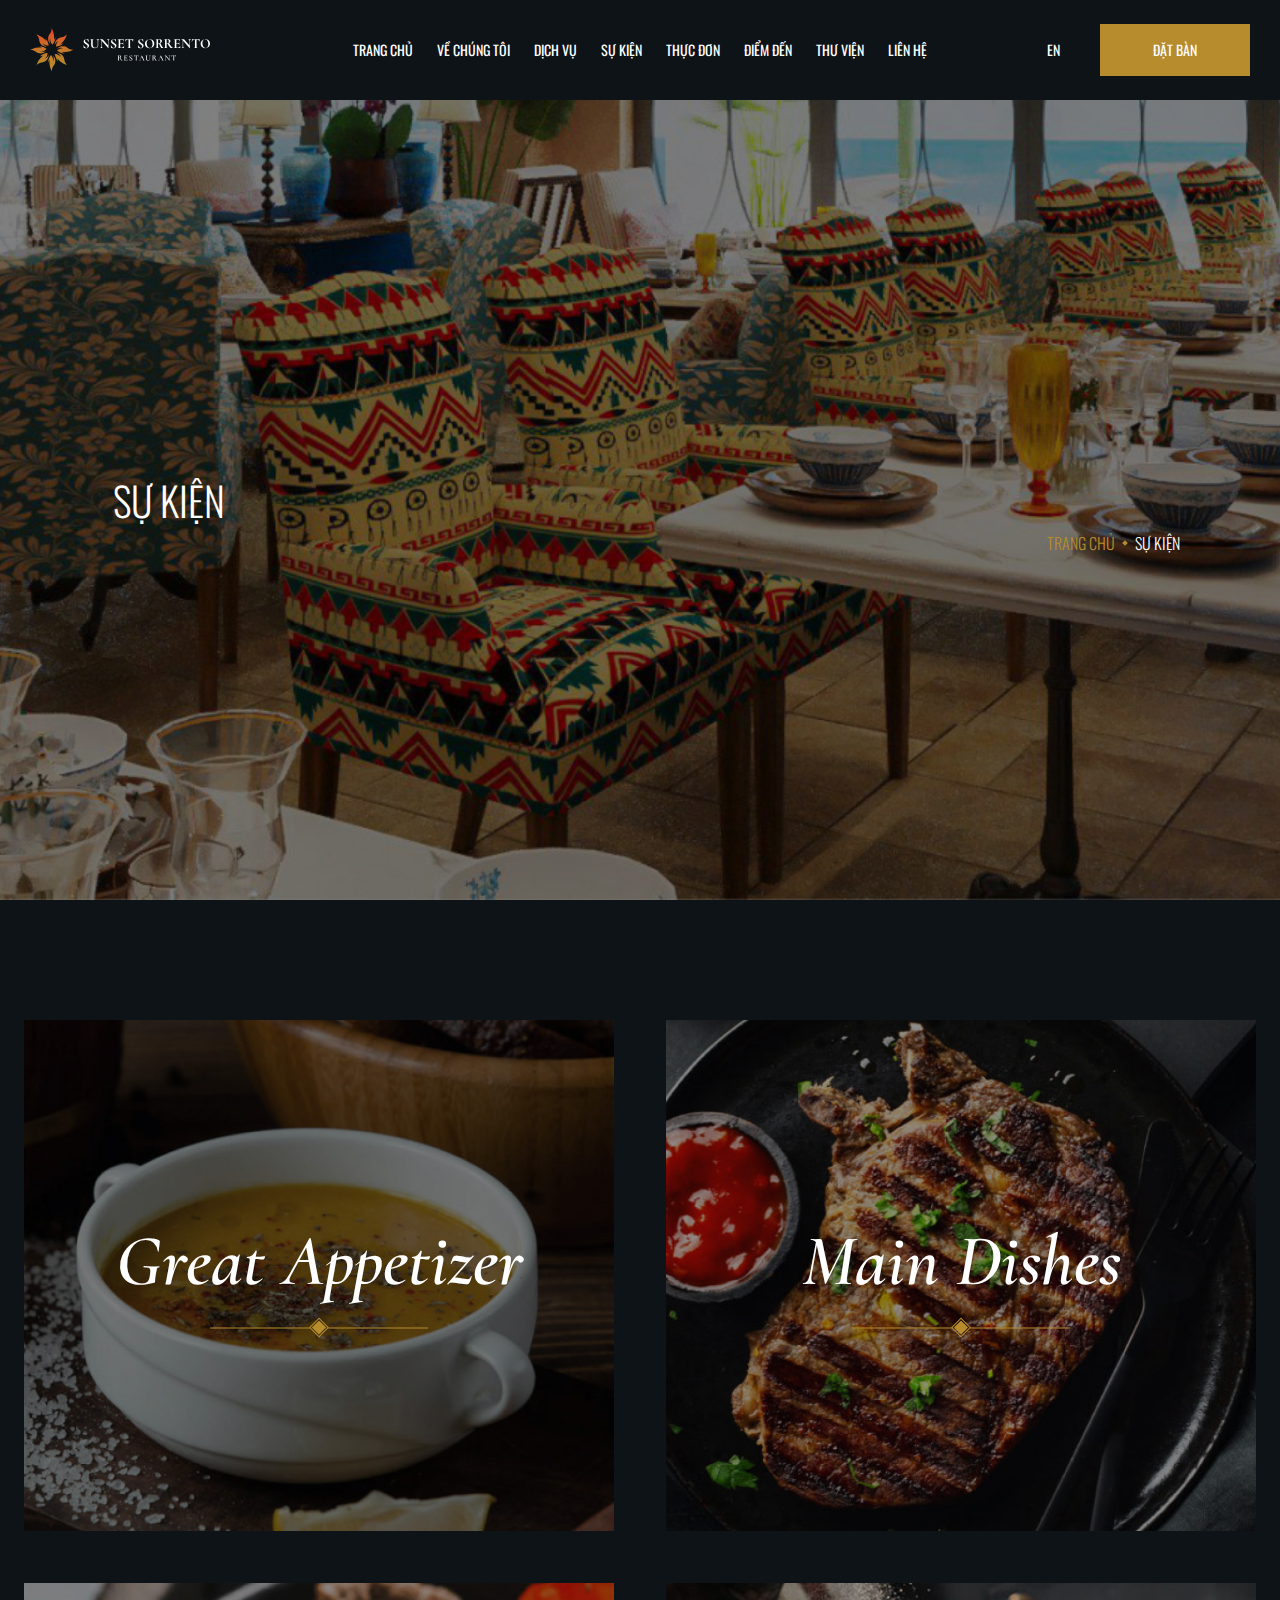
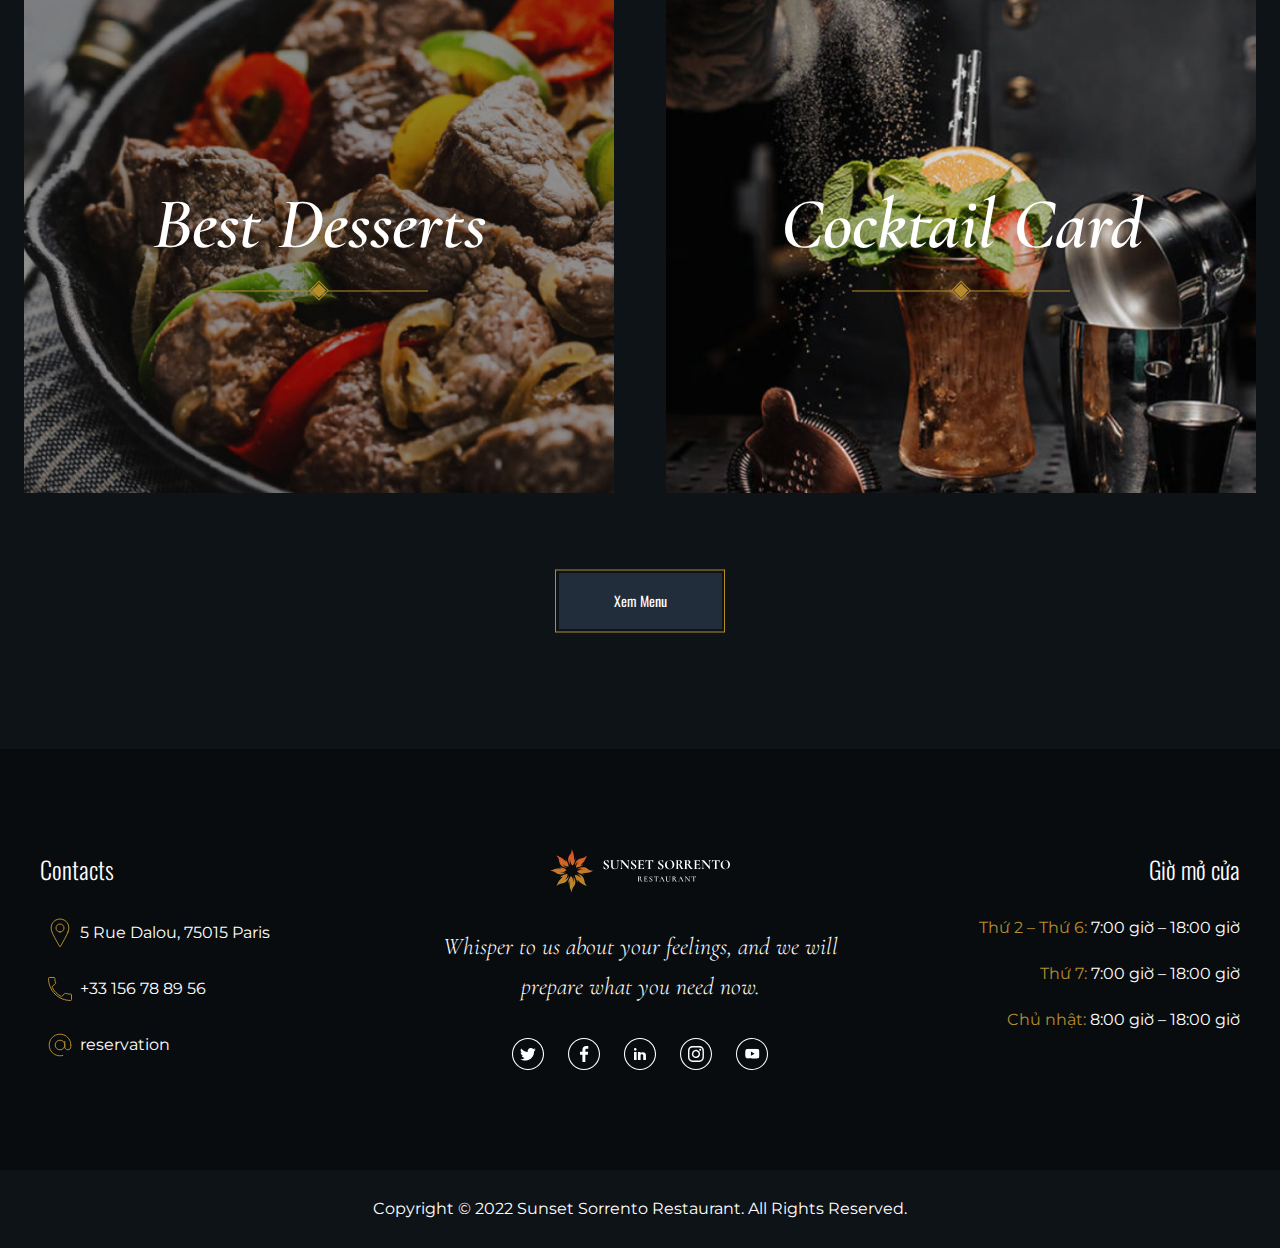
<file: menu.html>
<!DOCTYPE html>
<html lang="en">
  <head>
    <meta charset="UTF-8" />
    <meta http-equiv="X-UA-Compatible" content="IE=edge" />
    <meta name="viewport" content="width=device-width, initial-scale=1.0" />
    <link rel="stylesheet" href="./dest/font.css" />
    <link rel="stylesheet" href="./dest/style.min.css" />
    <title>Sunset</title>
    <!-- Mega tag -->
    <meta property="fb:app_id" content="1234567890" />
    <meta property="og:type" content="article" />
    <meta property="og:url" content="" />
    <meta property="og:title" content="" />
    <meta property="og:image" content="" />
    <meta property="og:description" content="" />
  </head>
  <body>
    <header class="header">
      <div class="container-fluid">
        <div class="header__logo">
          <a href=""><img src="./img/logoheader.svg" alt="" /></a>
        </div>
        <div class="header__menu">
          <ul>
            <li><a href="index.html">TRANG CHỦ</a></li>
            <li><a href="about.html">VỀ CHÚNG TÔI</a></li>
            <li><a href="service.html">DỊCH VỤ</a></li>
            <li><a href="event.html">SỰ KIỆN</a></li>
            <li><a href="menu.html">THỰC ĐƠN</a></li>
            <li>
              <a href="destination.html">ĐIỂM ĐẾN</a>
            </li>
            <li><a href="library.html">THƯ VIỆN</a></li>
            <li><a href="contact.html">LIÊN HỆ</a></li>
          </ul>
        </div>
        <div class="header__right">
          <div class="outer">
            <div class="header__lang">
              <span>EN</span>
            </div>
            <div class="header__lang-option">
              <a href="#" class="option-item">JP</a>
              <a href="#" class="option-item">AU</a>
              <a href="#" class="option-item">VN</a>
            </div>
          </div>
          <a href="" class="header__btn booking">ĐẶT BÀN</a>
          <div class="btn__mobile">
            <span></span>
          </div>
        </div>
      </div>
    </header>
    <nav class="nav">
      <ul>
        <li><a href="index.html">TRANG CHỦ</a></li>
        <li><a href="about.html">VỀ CHÚNG TÔI</a></li>
        <li><a href="service.html">DỊCH VỤ</a></li>
        <li><a href="event.html">SỰ KIỆN</a></li>
        <li><a href="menu.html">THỰC ĐƠN</a></li>
        <li>
          <a href="destination.html">ĐIỂM ĐẾN</a>
        </li>
        <li><a href="library.html">THƯ VIỆN</a></li>
        <li><a href="contact.html">LIÊN HỆ</a></li>
      </ul>
    </nav>
    <main>
      <section class="banner">
        <div class="banner__wrap">
          <div class="banner__title">
            <h1 class="heading">SỰ KIỆN</h1>
            <div class="banner__detail">
              <p class="home">TRANG CHỦ</p>
              <span></span>
              <p class="right">SỰ KIỆN</p>
            </div>
          </div>
          <img src="./img/menu.jpg" class="banner__img" alt="" />
        </div>
      </section>
      <section class="menu">
        <div class="menu__wrap">
          <div class="menu__wrap-item">
            <a href="" class="item-img">
              <img src="./img/tea.jpg" alt="" />
            </a>
            <div class="content">
              <h3 class="title">Great Appetizer</h3>
              <div class="icon__quad">
                <span></span>
              </div>
            </div>
          </div>
          <div class="menu__wrap-item">
            <a href="" class="item-img">
              <img src="./img/dish.jpg" alt="" />
            </a>
            <div class="content">
              <h3 class="title">Main Dishes</h3>
              <div class="icon__quad">
                <span></span>
              </div>
            </div>
          </div>
          <div class="menu__wrap-item">
            <a href="" class="item-img">
              <img src="./img/dessert.jpg" alt="" />
            </a>
            <div class="content">
              <h3 class="title">Best Desserts</h3>
              <div class="icon__quad">
                <span></span>
              </div>
            </div>
          </div>
          <div class="menu__wrap-item">
            <a href="" class="item-img">
              <img src="./img/cocktail.jpg" alt="" />
            </a>
            <div class="content">
              <h3 class="title">Cocktail Card</h3>
              <div class="icon__quad">
                <span></span>
              </div>
            </div>
          </div>
        </div>
        <a href="" class="menu__btn">Xem Menu</a>
      </section>
    </main>
    <footer class="footer">
      <div class="footer__top">
        <div class="container">
          <div class="footer__top-contact">
            <h2 class="heading">Contacts</h2>
            <div class="item">
              <i class="icon"><img src="./img/location.svg" alt="" /></i>
              <a href="" class="info"> 5 Rue Dalou, 75015 Paris</a>
            </div>
            <div class="item">
              <i class="icon"><img src="./img/phone.svg" alt="" /></i>
              <a href="" class="info"> +33 156 78 89 56 </a>
            </div>
            <div class="item">
              <i class="icon"><img src="./img/email.svg" alt="" /></i>
              <a href="" class="info"> reservation </a>
            </div>
          </div>
          <div class="footer__top-info">
            <div class="heading-info">
              <a href=""><img src="./img/logoheader.svg" alt="" /></a>
            </div>
            <p class="desc-info">
              Whisper to us about your feelings, and we will prepare what you
              need now.
            </p>
            <div class="icon-info">
              <a href=""><img src="./img/tw.svg" alt="" /></a>
              <a href=""><img src="./img/fb.svg" alt="" /></a>
              <a href=""><img src="./img/in.svg" alt="" /></a>
              <a href=""><img src="./img/Ins.svg" alt="" /></a>
              <a href=""><img src="./img/ytb.svg" alt="" /></a>
            </div>
          </div>
          <div class="footer__top-open">
            <h2 class="heading-open">Giờ mở cửa</h2>
            <div class="open-time">
              <p class="item">
                <span>Thứ 2 – Thứ 6: </span> 7:00 giờ – 18:00 giờ
              </p>
              <p class="item"><span>Thứ 7:</span> 7:00 giờ – 18:00 giờ</p>
              <p class="item"><span>Chủ nhật:</span> 8:00 giờ – 18:00 giờ</p>
            </div>
          </div>
        </div>
      </div>
      <div class="footer__bottom">
        <p class="copy">
          Copyright © 2022 Sunset Sorrento Restaurant. All Rights Reserved.
        </p>
      </div>
    </footer>
    <script src="./dest/jsmain.min.js"></script>
    <script src="./dest/main.js"></script>
  </body>
</html>
</file>
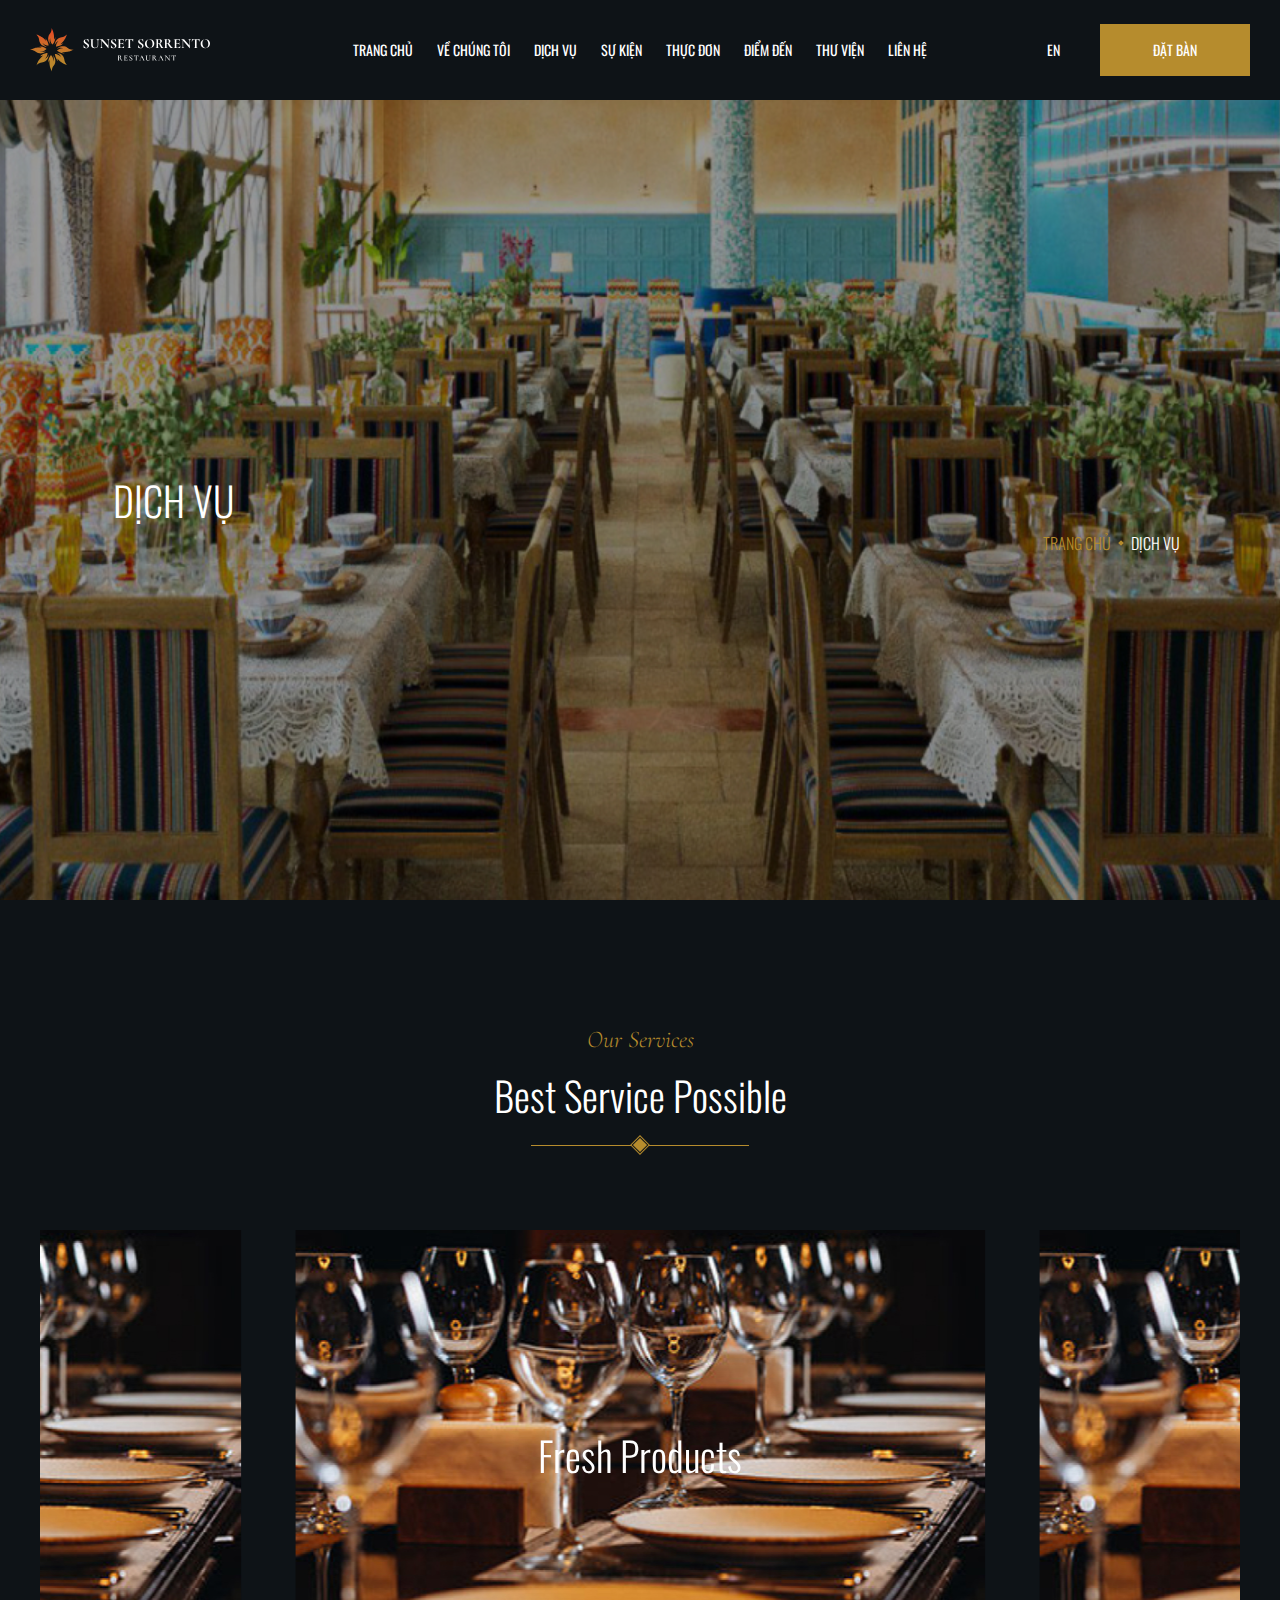
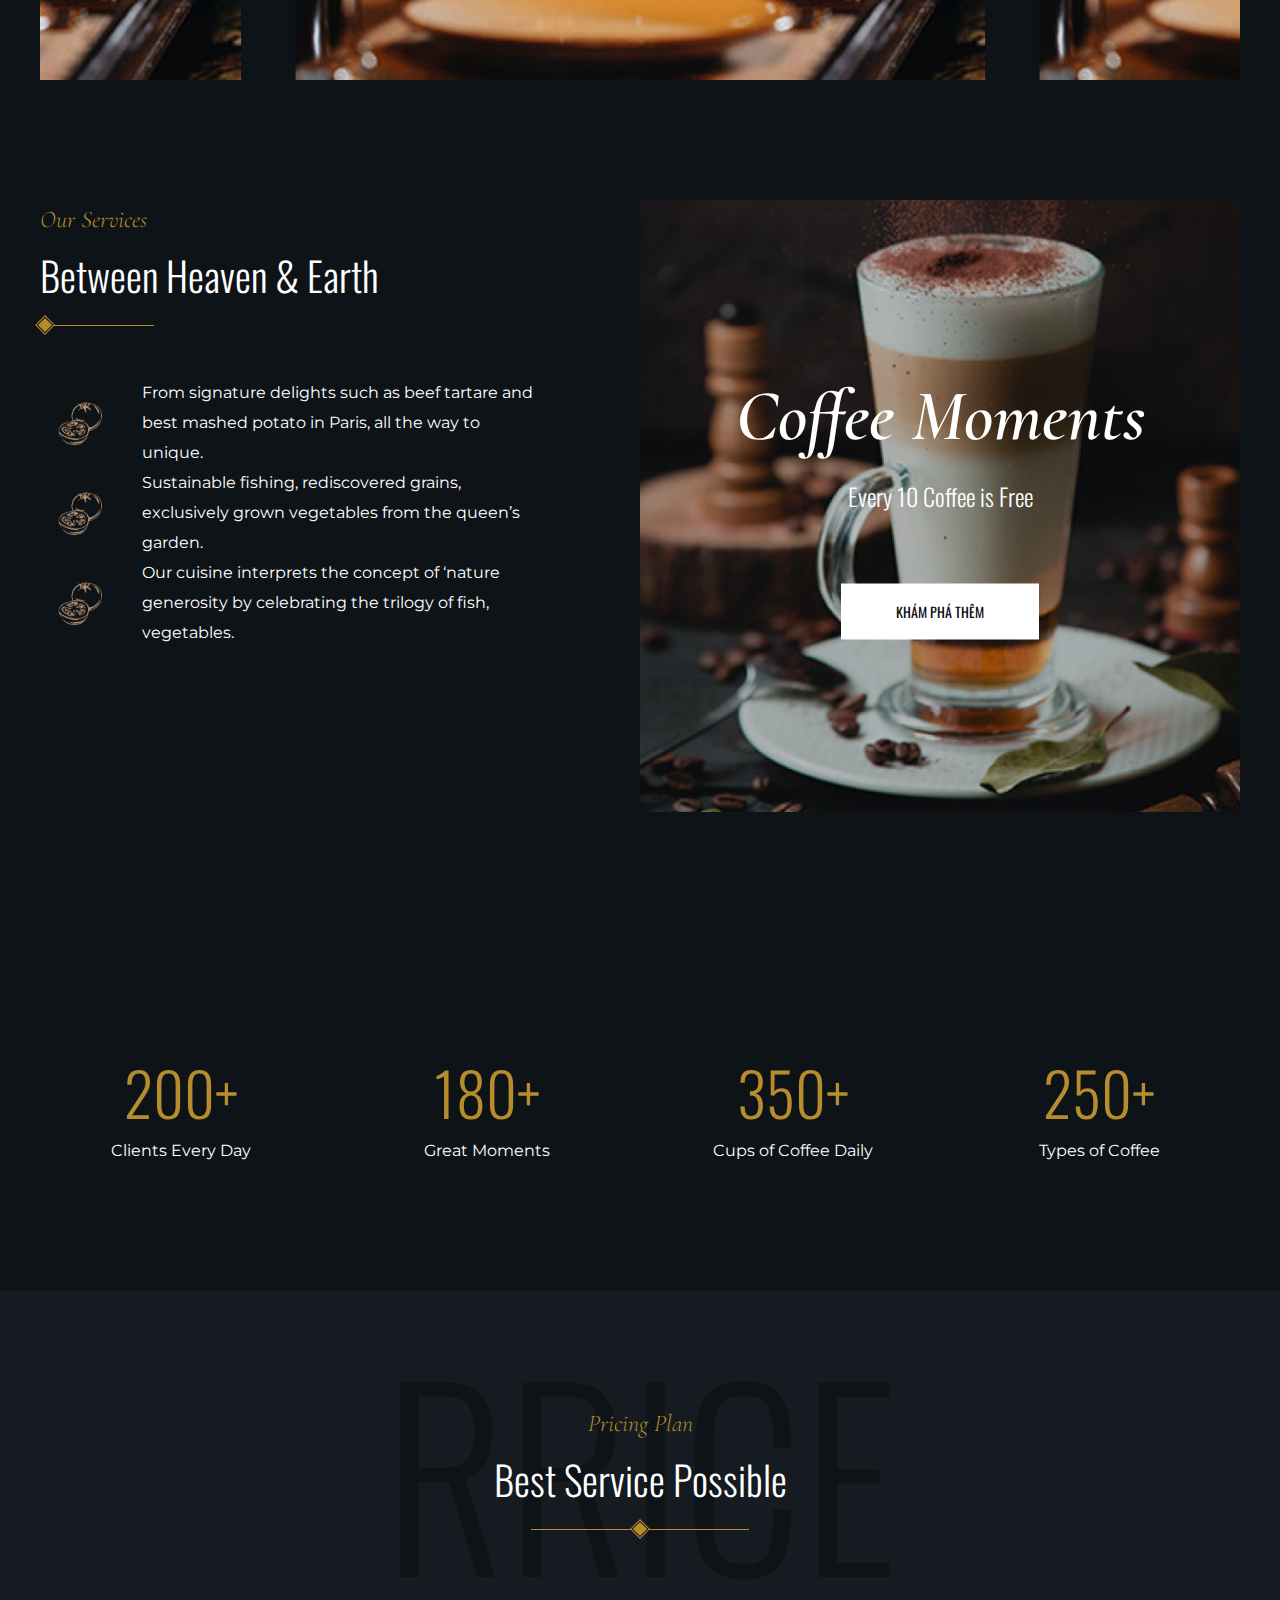
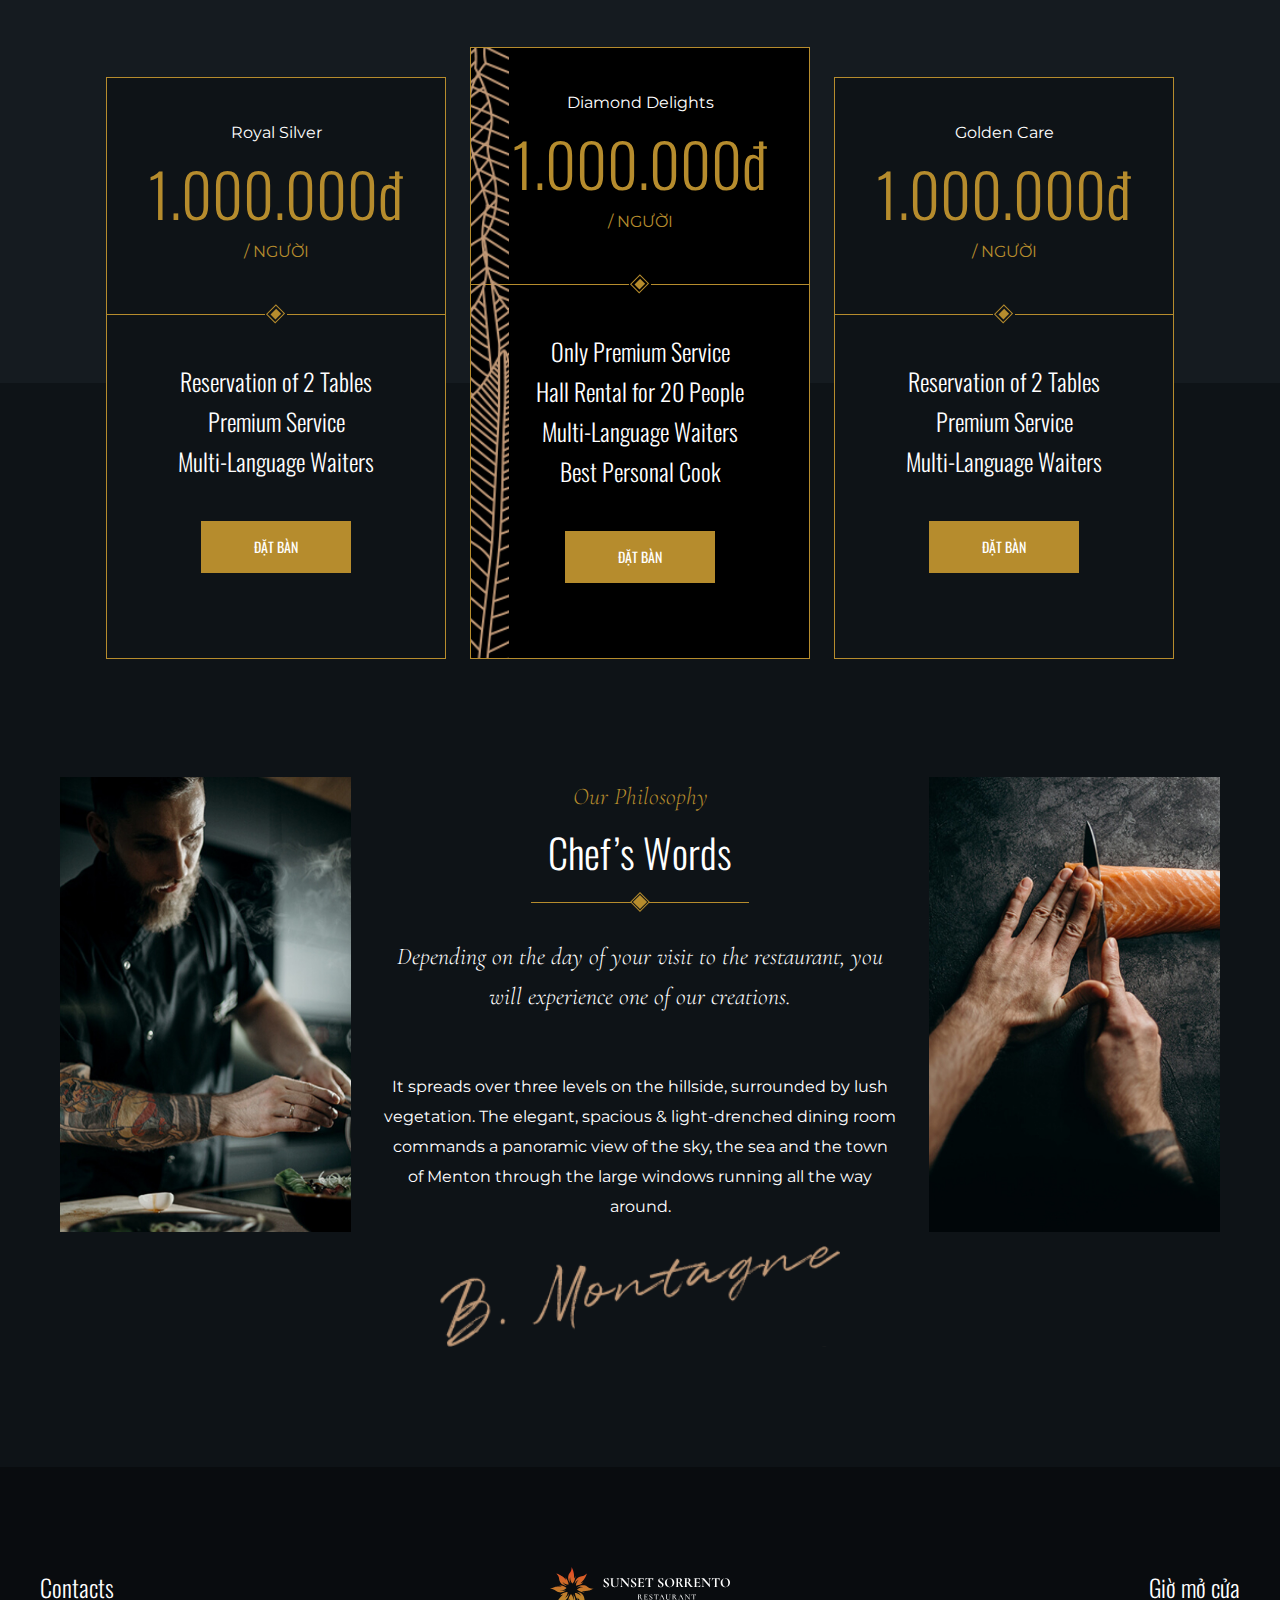
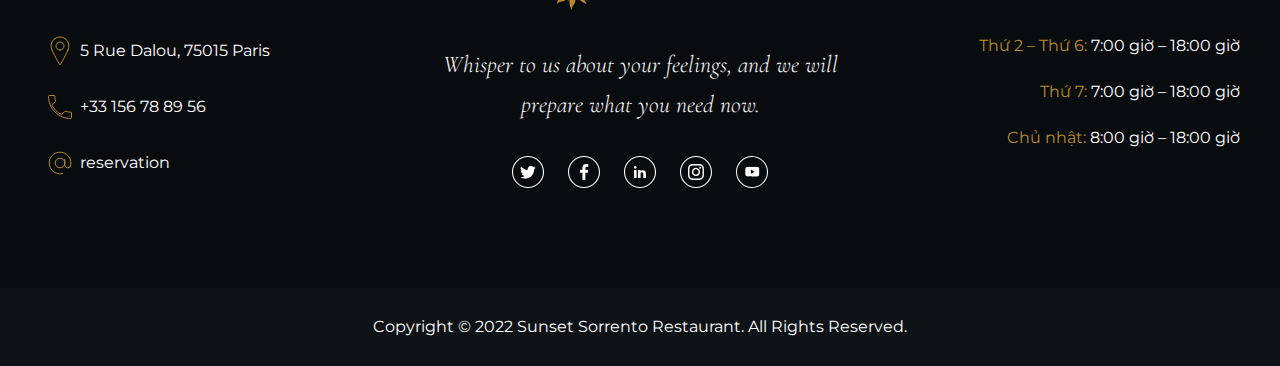
<file: service.html>
<!DOCTYPE html>
<html lang="en">
  <head>
    <meta charset="UTF-8" />
    <meta http-equiv="X-UA-Compatible" content="IE=edge" />
    <meta name="viewport" content="width=device-width, initial-scale=1.0" />
    <link rel="stylesheet" href="./dest/font.css" />
    <link rel="stylesheet" href="./dest/style.min.css" />
    <title>Sunset</title>
    <!-- Mega tag -->
    <meta property="fb:app_id" content="1234567890" />
    <meta property="og:type" content="article" />
    <meta property="og:url" content="" />
    <meta property="og:title" content="" />
    <meta property="og:image" content="" />
    <meta property="og:description" content="" />
  </head>
  <body>
    <header class="header">
      <div class="container-fluid">
        <div class="header__logo">
          <a href=""><img src="./img/logoheader.svg" alt="" /></a>
        </div>
        <div class="header__menu">
          <ul>
            <li><a href="index.html">TRANG CHỦ</a></li>
            <li><a href="about.html">VỀ CHÚNG TÔI</a></li>
            <li><a href="service.html">DỊCH VỤ</a></li>
            <li><a href="event.html">SỰ KIỆN</a></li>
            <li><a href="menu.html">THỰC ĐƠN</a></li>
            <li>
              <a href="destination.html">ĐIỂM ĐẾN</a>
            </li>
            <li><a href="library.html">THƯ VIỆN</a></li>
            <li><a href="contact.html">LIÊN HỆ</a></li>
          </ul>
        </div>
        <div class="header__right">
          <div class="outer">
            <div class="header__lang">
              <span>EN</span>
            </div>
            <div class="header__lang-option">
              <a href="#" class="option-item">JP</a>
              <a href="#" class="option-item">AU</a>
              <a href="#" class="option-item">VN</a>
            </div>
          </div>
          <a href="" class="header__btn booking">ĐẶT BÀN</a>
          <div class="btn__mobile">
            <span></span>
          </div>
        </div>
      </div>
    </header>
    <nav class="nav">
      <ul>
        <li><a href="index.html">TRANG CHỦ</a></li>
        <li><a href="about.html">VỀ CHÚNG TÔI</a></li>
        <li><a href="service.html">DỊCH VỤ</a></li>
        <li><a href="event.html">SỰ KIỆN</a></li>
        <li><a href="menu.html">THỰC ĐƠN</a></li>
        <li>
          <a href="destination.html">ĐIỂM ĐẾN</a>
        </li>
        <li><a href="library.html">THƯ VIỆN</a></li>
        <li><a href="contact.html">LIÊN HỆ</a></li>
      </ul>
    </nav>
    <main>
      <section class="banner">
        <div class="banner__wrap">
          <div class="banner__title">
            <h1 class="heading">DỊCH VỤ</h1>
            <div class="banner__detail">
              <p class="home">TRANG CHỦ</p>
              <span></span>
              <p class="right">DỊCH VỤ</p>
            </div>
          </div>
          <img src="./img/service.jpg" class="banner__img" alt="" />
        </div>
      </section>
      <section class="carousel">
        <div class="container">
          <div class="center-text">
            <p class="primary__text">Our Services</p>
            <h2 class="heading__text">Best Service Possible</h2>
            <div class="icon__quad">
              <span></span>
            </div>
          </div>
          <div class="carousel__wrap">
            <div class="carousel__wrap-item">
              <img data-flickity-lazyload="./img/carousel.jpg" alt="" />
              <a href="http://127.0.0.1:5500/servicedetail.html" class="title"
                >Fresh Products</a
              >
            </div>
            <div class="carousel__wrap-item">
              <img data-flickity-lazyload="./img/carousel.jpg" alt="" />
              <h3 class="title">Fresh Products</h3>
            </div>
            <div class="carousel__wrap-item">
              <img data-flickity-lazyload="./img/carousel.jpg" alt="" />
              <h3 class="title">Fresh Products</h3>
            </div>
          </div>
        </div>
      </section>
      <section class="bean">
        <div class="container">
          <div class="bean__left">
            <div class="left-text">
              <p class="primary__text">Our Services</p>
              <h2 class="heading__text">Between Heaven & Earth</h2>
              <div class="icon__quad">
                <span></span>
              </div>
            </div>
            <div class="bean__left-wrap">
              <div class="item">
                <img src="./img/bean.svg" class="icon-bean" alt="" />
                <p class="desc">
                  From signature delights such as beef tartare and best mashed
                  potato in Paris, all the way to unique.
                </p>
              </div>
              <div class="item">
                <img src="./img/bean.svg" class="icon-bean" alt="" />
                <p class="desc">
                  Sustainable fishing, rediscovered grains, exclusively grown
                  vegetables from the queen’s garden.
                </p>
              </div>
              <div class="item">
                <img src="./img/bean.svg" class="icon-bean" alt="" />
                <p class="desc">
                  Our cuisine interprets the concept of ‘nature generosity by
                  celebrating the trilogy of fish, vegetables.
                </p>
              </div>
            </div>
          </div>
          <div class="bean__right">
            <div class="cafe">
              <img src="./img/cafe.jpg" alt="" />
            </div>
            <div class="textcafe">
              <div class="top">
                <h2 class="heading">Coffee Moments</h2>
                <p class="info">Every 10 Coffee is Free</p>
              </div>
              <a href="" class="btn-cafe">KHÁM PHÁ THÊM</a>
            </div>
          </div>
        </div>
      </section>
      <section class="plus">
        <div class="container">
          <div class="plus__item">
            <span class="number">200+</span>
            <p class="info">Clients Every Day</p>
          </div>
          <div class="plus__item">
            <span class="number">180+</span>
            <p class="info">Great Moments</p>
          </div>
          <div class="plus__item">
            <span class="number">350+</span>
            <p class="info">Cups of Coffee Daily</p>
          </div>
          <div class="plus__item">
            <span class="number">250+</span>
            <p class="info">Types of Coffee</p>
          </div>
        </div>
      </section>
      <section class="plan">
        <div class="container">
          <div class="plan__top">
            <h2 class="heading">RRICE</h2>
            <div class="center-text">
              <p class="primary__text">Pricing Plan</p>
              <h2 class="heading__text">Best Service Possible</h2>
              <div class="icon__quad">
                <span></span>
              </div>
            </div>
          </div>
          <div class="plan__bottom">
            <div class="plan__bottom-item">
              <div class="title">
                <h3 class="heading">Royal Silver</h3>
                <span class="prices">1.000.000đ</span>
                <span class="people">/ NGƯỜI</span>
              </div>
              <div class="icon__plan">
                <span></span>
              </div>
              <div class="info">
                <p class="desc">Reservation of 2 Tables</p>
                <p class="desc">Premium Service</p>
                <p class="desc">Multi-Language Waiters</p>
              </div>
              <a href="" class="booking">ĐẶT BÀN</a>
            </div>
            <div class="plan__bottom-item">
              <div class="left">
                <img src="./img/columnservice.svg" alt="" />
              </div>
              <div class="right">
                <div class="title">
                  <h3 class="heading">Diamond Delights</h3>
                  <span class="prices">1.000.000đ</span>
                  <span class="people">/ NGƯỜI</span>
                </div>
                <div class="icon__plan">
                  <span></span>
                </div>
                <div class="info">
                  <p class="desc">Only Premium Service</p>
                  <p class="desc">Hall Rental for 20 People</p>
                  <p class="desc">Multi-Language Waiters</p>
                  <p class="desc">Best Personal Cook</p>
                </div>
                <a href="" class="booking">ĐẶT BÀN</a>
              </div>
            </div>
            <div class="plan__bottom-item">
              <div class="title">
                <h3 class="heading">Golden Care</h3>
                <span class="prices">1.000.000đ</span>
                <span class="people">/ NGƯỜI</span>
              </div>
              <div class="icon__plan">
                <span></span>
              </div>
              <div class="info">
                <p class="desc">Reservation of 2 Tables</p>
                <p class="desc">Premium Service</p>
                <p class="desc">Multi-Language Waiters</p>
              </div>
              <a href="" class="booking">ĐẶT BÀN</a>
            </div>
          </div>
        </div>
      </section>
      <section class="chef">
        <div class="chef__wrap">
          <div class="chef__wrap-img left">
            <img src="./img/chef.jpg" alt="" />
          </div>
          <div class="chef__wrap-center">
            <div class="center-text">
              <p class="primary__text">Our Philosophy</p>
              <h2 class="heading__text">Chef’s Words</h2>
              <div class="icon__quad">
                <span></span>
              </div>
            </div>
            <p class="desc">
              Depending on the day of your visit to the restaurant, you will
              experience one of our creations.
            </p>
            <p class="info">
              It spreads over three levels on the hillside, surrounded by lush
              vegetation. The elegant, spacious & light-drenched dining room
              commands a panoramic view of the sky, the sea and the town of
              Menton through the large windows running all the way around.
            </p>
            <div class="montag">
              <img src="./img/montag.svg" alt="" />
            </div>
          </div>
          <div class="chef__wrap-img right">
            <img src="./img/chef2.jpg" alt="" />
          </div>
        </div>
      </section>
    </main>
    <footer class="footer">
      <div class="footer__top">
        <div class="container">
          <div class="footer__top-contact">
            <h2 class="heading">Contacts</h2>
            <div class="item">
              <i class="icon"><img src="./img/location.svg" alt="" /></i>
              <a href="" class="info"> 5 Rue Dalou, 75015 Paris</a>
            </div>
            <div class="item">
              <i class="icon"><img src="./img/phone.svg" alt="" /></i>
              <a href="" class="info"> +33 156 78 89 56 </a>
            </div>
            <div class="item">
              <i class="icon"><img src="./img/email.svg" alt="" /></i>
              <a href="" class="info"> reservation </a>
            </div>
          </div>
          <div class="footer__top-info">
            <div class="heading-info">
              <a href=""><img src="./img/logoheader.svg" alt="" /></a>
            </div>
            <p class="desc-info">
              Whisper to us about your feelings, and we will prepare what you
              need now.
            </p>
            <div class="icon-info">
              <a href="" target="_blank"><img src="./img/tw.svg" alt="" /></a>
              <a href="" target="_blank"><img src="./img/fb.svg" alt="" /></a>
              <a href="" target="_blank"><img src="./img/in.svg" alt="" /></a>
              <a href="" target="_blank"><img src="./img/Ins.svg" alt="" /></a>
              <a href="" target="_blank"><img src="./img/ytb.svg" alt="" /></a>
            </div>
          </div>
          <div class="footer__top-open">
            <h2 class="heading-open">Giờ mở cửa</h2>
            <div class="open-time">
              <p class="item">
                <span>Thứ 2 – Thứ 6: </span> 7:00 giờ – 18:00 giờ
              </p>
              <p class="item"><span>Thứ 7:</span> 7:00 giờ – 18:00 giờ</p>
              <p class="item"><span>Chủ nhật:</span> 8:00 giờ – 18:00 giờ</p>
            </div>
          </div>
        </div>
      </div>
      <div class="footer__bottom">
        <p class="copy">
          Copyright © 2022 Sunset Sorrento Restaurant. All Rights Reserved.
        </p>
      </div>
    </footer>
    <script src="./dest/jsmain.min.js"></script>
    <script src="./dest/main.js"></script>
  </body>
</html>
</file>
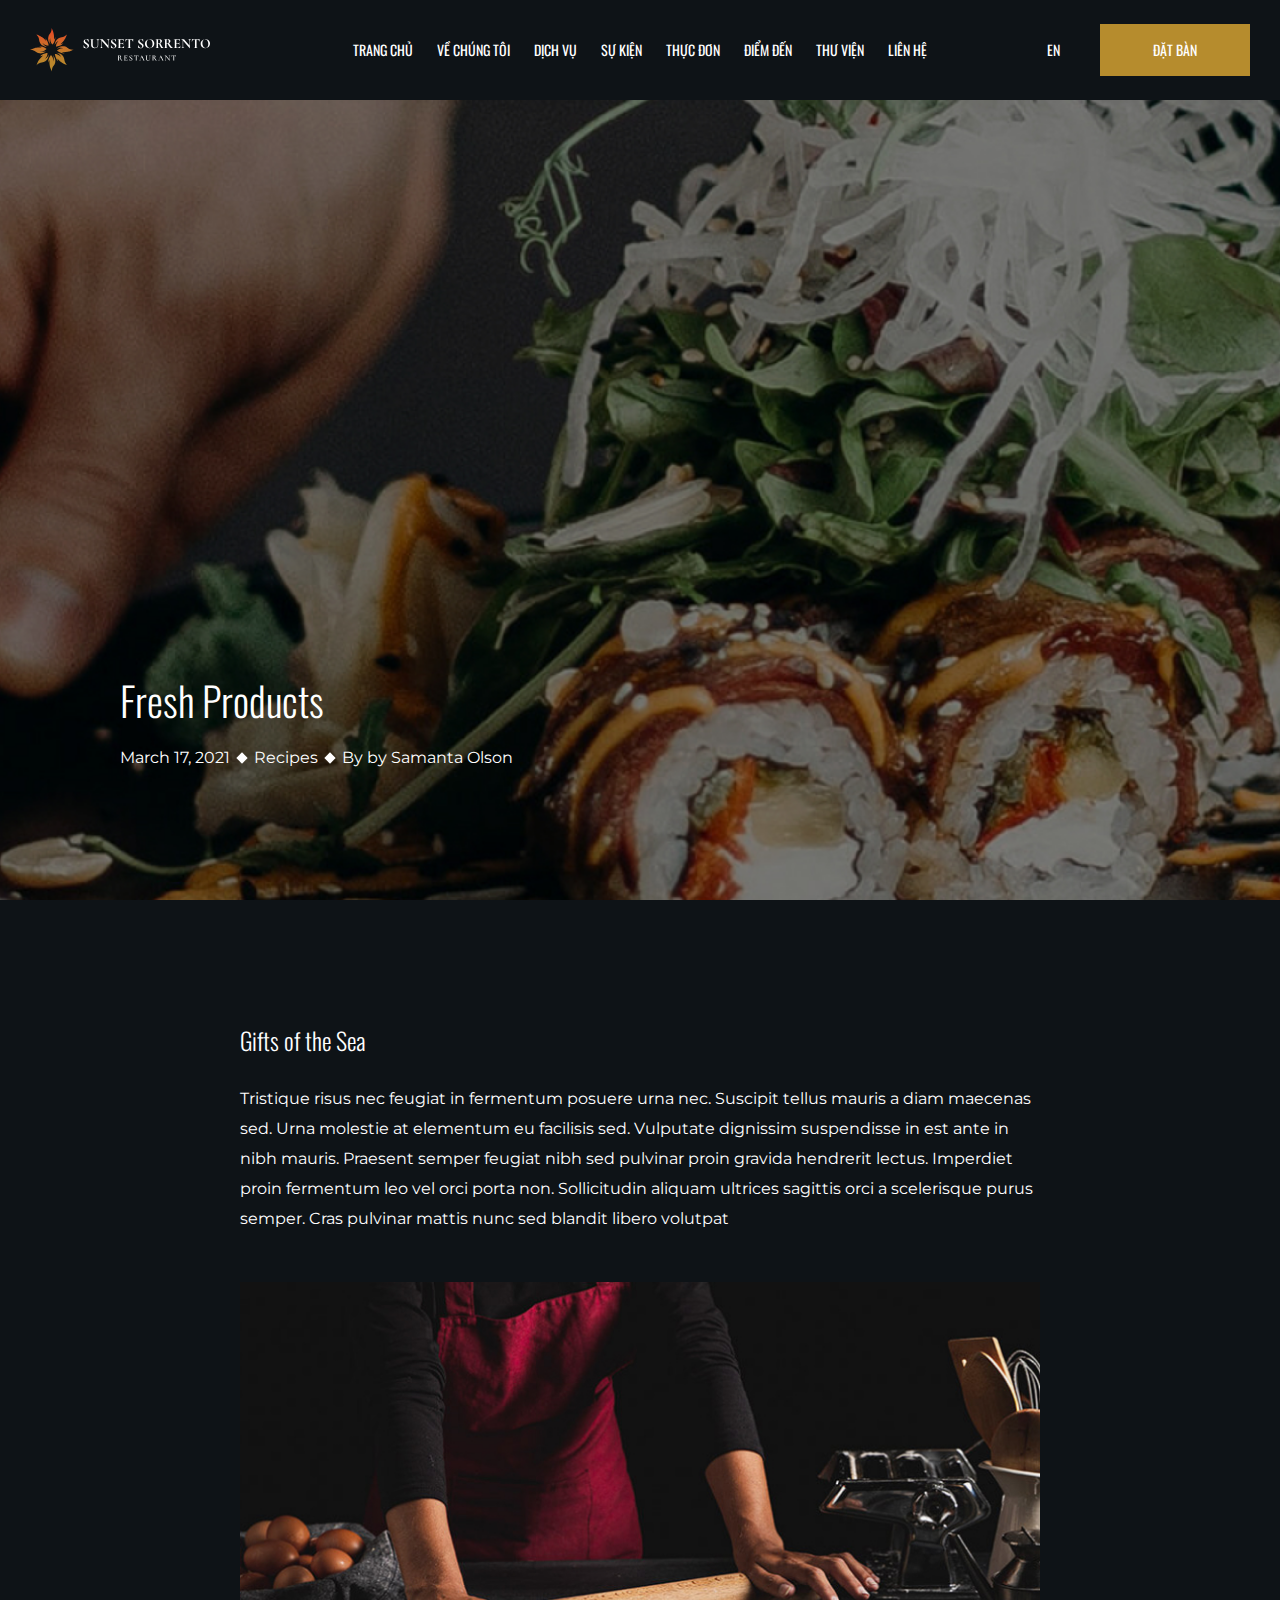
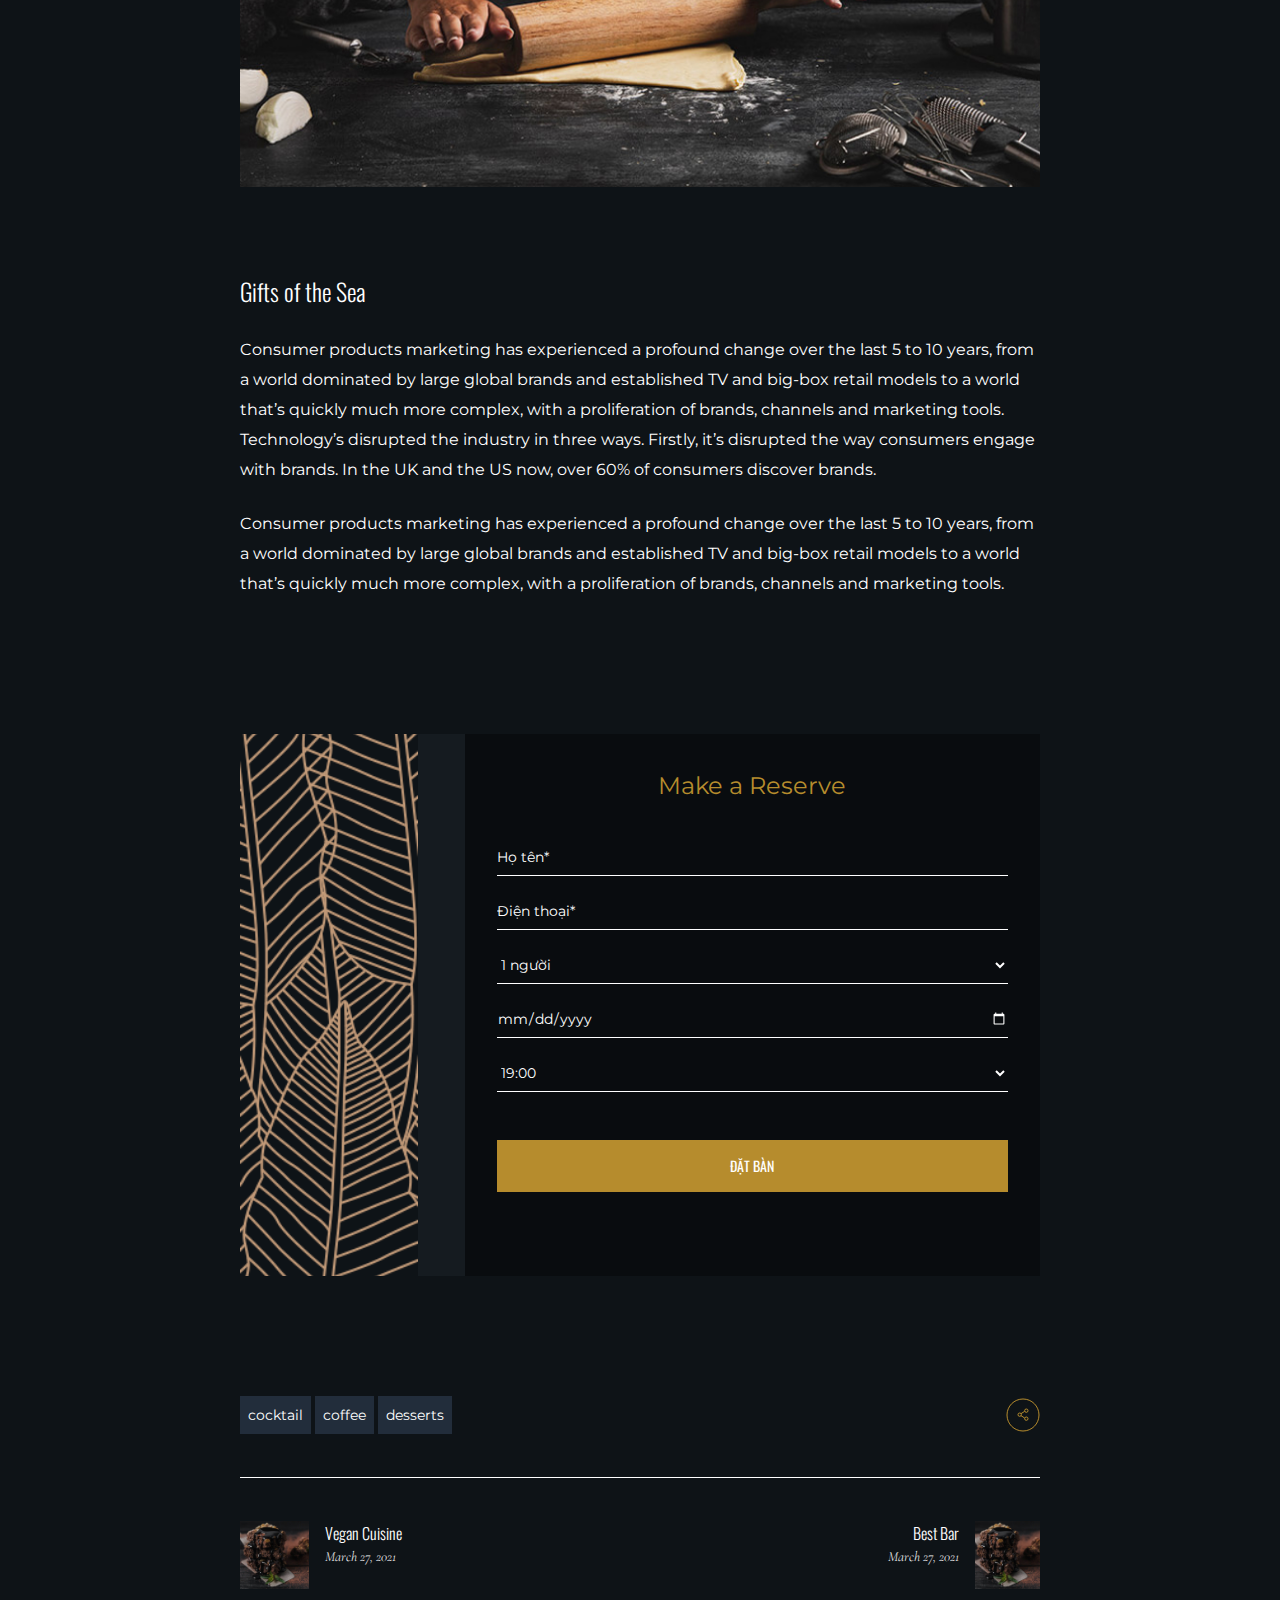
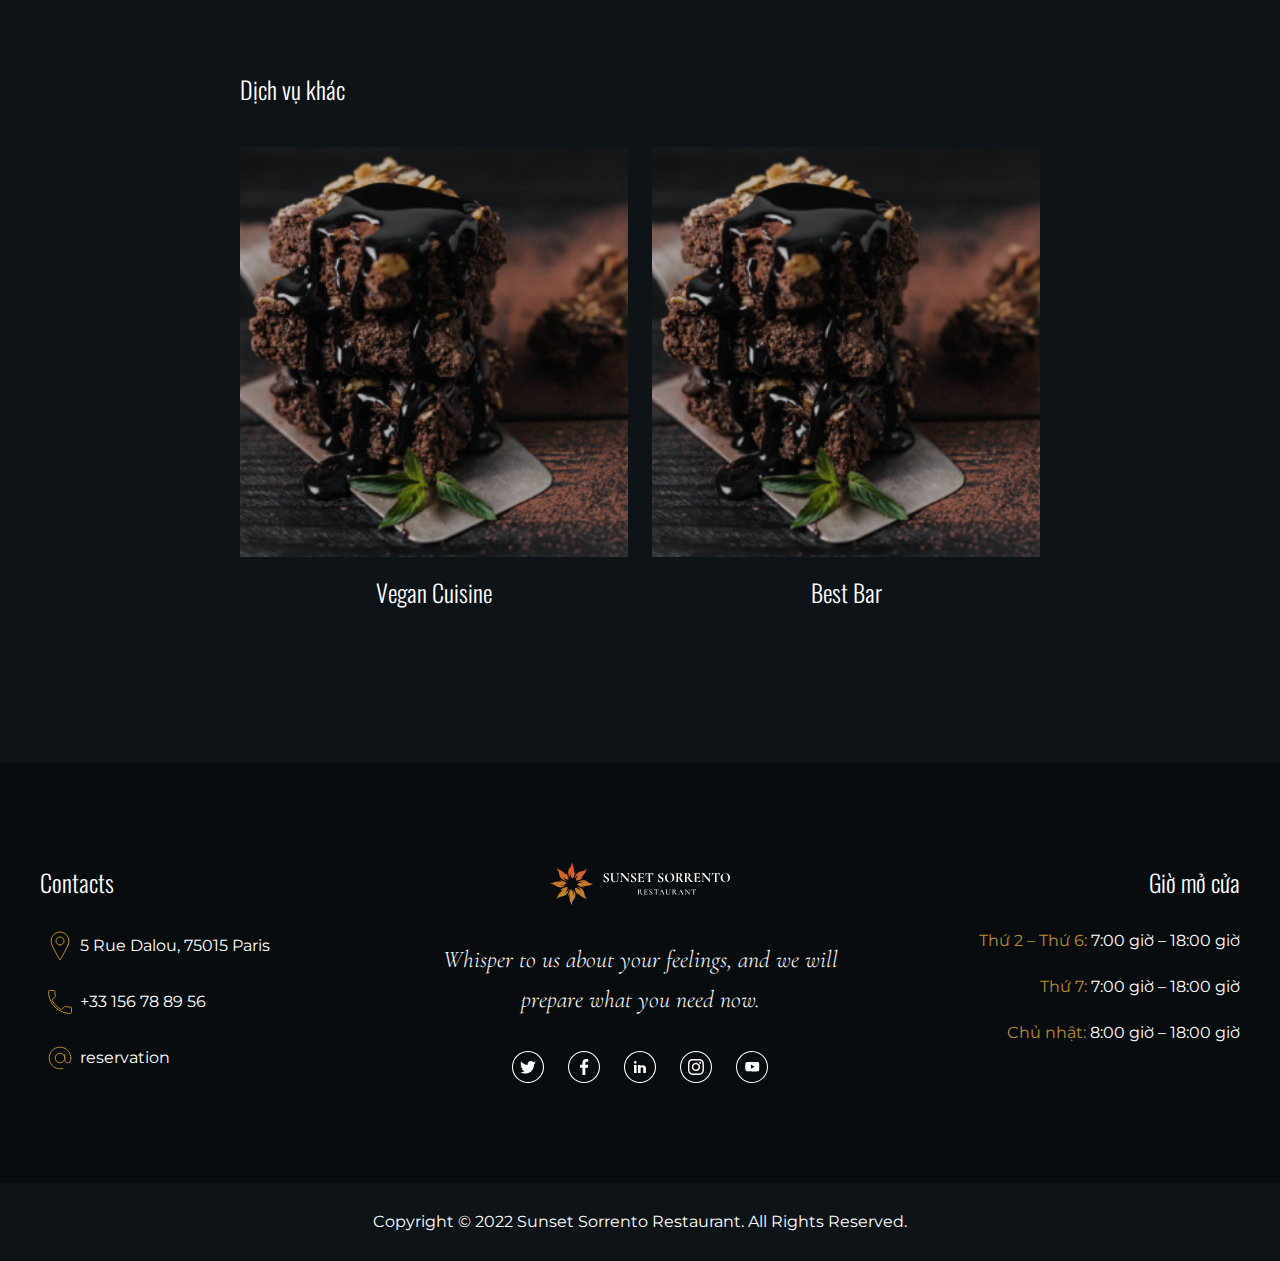
<file: servicedetail.html>
<!DOCTYPE html>
<html lang="en">
  <head>
    <meta charset="UTF-8" />
    <meta http-equiv="X-UA-Compatible" content="IE=edge" />
    <meta name="viewport" content="width=device-width, initial-scale=1.0" />
    <link rel="stylesheet" href="./dest/font.css" />
    <link rel="stylesheet" href="./dest/style.min.css" />
    <title>Sunset</title>
    <!-- Mega tag -->
    <meta property="fb:app_id" content="1234567890" />
    <meta property="og:type" content="article" />
    <meta property="og:url" content="" />
    <meta property="og:title" content="" />
    <meta property="og:image" content="" />
    <meta property="og:description" content="" />
  </head>
  <body>
    <header class="header">
      <div class="container-fluid">
        <div class="header__logo">
          <a href=""><img src="./img/logoheader.svg" alt="" /></a>
        </div>
        <div class="header__menu">
          <ul>
            <li><a href="index.html">TRANG CHỦ</a></li>
            <li><a href="about.html">VỀ CHÚNG TÔI</a></li>
            <li><a href="service.html">DỊCH VỤ</a></li>
            <li><a href="event.html">SỰ KIỆN</a></li>
            <li><a href="menu.html">THỰC ĐƠN</a></li>
            <li>
              <a href="destination.html">ĐIỂM ĐẾN</a>
            </li>
            <li><a href="library.html">THƯ VIỆN</a></li>
            <li><a href="contact.html">LIÊN HỆ</a></li>
          </ul>
        </div>
        <div class="header__right">
          <div class="outer">
            <div class="header__lang">
              <span>EN</span>
            </div>
            <div class="header__lang-option">
              <a href="#" class="option-item">JP</a>
              <a href="#" class="option-item">AU</a>
              <a href="#" class="option-item">VN</a>
            </div>
          </div>
          <a href="" class="header__btn booking">ĐẶT BÀN</a>
          <div class="btn__mobile">
            <span></span>
          </div>
        </div>
      </div>
    </header>
    <nav class="nav">
      <ul>
        <li><a href="index.html">TRANG CHỦ</a></li>
        <li><a href="about.html">VỀ CHÚNG TÔI</a></li>
        <li><a href="service.html">DỊCH VỤ</a></li>
        <li><a href="event.html">SỰ KIỆN</a></li>
        <li><a href="menu.html">THỰC ĐƠN</a></li>
        <li>
          <a href="destination.html">ĐIỂM ĐẾN</a>
        </li>
        <li><a href="library.html">THƯ VIỆN</a></li>
        <li><a href="contact.html">LIÊN HỆ</a></li>
      </ul>
    </nav>
    <main>
      <section class="banner">
        <div class="banner__wrap">
          <div class="banner__main">
            <h2 class="heading">Fresh Products</h2>
            <div class="banner__fresh-info">
              <span class="info__item">March 17, 2021 </span>
              <span class="square"></span>
              <span class="info__item">Recipes </span>
              <span class="square"></span>
              <span class="info__item">By by Samanta Olson</span>
            </div>
          </div>
          <img src="./img/servicedetail.jpg" class="banner__img" alt="" />
        </div>
      </section>
      <section class="main">
        <div class="container">
          <div class="wrap">
            <div class="main__desc">
              <h3 class="heading">Gifts of the Sea</h3>
              <p class="main__desc-info">
                Tristique risus nec feugiat in fermentum posuere urna nec.
                Suscipit tellus mauris a diam maecenas sed. Urna molestie at
                elementum eu facilisis sed. Vulputate dignissim suspendisse in
                est ante in nibh mauris. Praesent semper feugiat nibh sed
                pulvinar proin gravida hendrerit lectus. Imperdiet proin
                fermentum leo vel orci porta non. Sollicitudin aliquam ultrices
                sagittis orci a scelerisque purus semper. Cras pulvinar mattis
                nunc sed blandit libero volutpat
              </p>
            </div>
            <div class="main__image">
              <img src="./img/gift.jpg" alt="" />
            </div>
            <div class="main__desc">
              <h3 class="heading">Gifts of the Sea</h3>
              <p class="main__desc-info">
                Consumer products marketing has experienced a profound change
                over the last 5 to 10 years, from a world dominated by large
                global brands and established TV and big-box retail models to a
                world that’s quickly much more complex, with a proliferation of
                brands, channels and marketing tools. Technology’s disrupted the
                industry in three ways. Firstly, it’s disrupted the way
                consumers engage with brands. In the UK and the US now, over 60%
                of consumers discover brands.
              </p>
              <p class="main__desc-info --bottom">
                Consumer products marketing has experienced a profound change
                over the last 5 to 10 years, from a world dominated by large
                global brands and established TV and big-box retail models to a
                world that’s quickly much more complex, with a proliferation of
                brands, channels and marketing tools.
              </p>
            </div>
            <div class="main__make make__reserve">
              <img src="./img/make.svg" class="reserve-img" alt="" />
              <div class="make__reserve-column"></div>
              <div class="make__reserve-info">
                <h2 class="heading">Make a Reserve</h2>
                <div class="info__form">
                  <form action="">
                    <div class="item">
                      <input
                        type="text"
                        name="name"
                        id="name"
                        placeholder="Họ tên*"
                      />
                    </div>
                    <div class="item">
                      <input
                        type="tel"
                        name="phone"
                        id="phone"
                        placeholder="Điện thoại*"
                      />
                    </div>
                    <div class="item">
                      <select name="person" id="person">
                        <option value="1">1 người</option>
                        <option value="2">2 người</option>
                        <option value="3">3 người</option>
                      </select>
                    </div>
                    <div class="item">
                      <input type="date" name="date" id="date" />
                    </div>
                    <div class="item">
                      <select name="time" id="time">
                        <option value="1">19:00</option>
                        <option value="2">20:00</option>
                        <option value="3">21:00</option>
                      </select>
                    </div>
                  </form>
                </div>
                <a href="" class="btn-reserve">ĐẶT BÀN</a>
              </div>
            </div>
            <div class="main__info">
              <div class="main__info-top">
                <div class="btn">
                  <a href="" class="item-btn">cocktail</a>
                  <a href="" class="item-btn">coffee</a>
                  <a href="" class="item-btn">desserts</a>
                </div>
                <a href="" class="icon-share"
                  ><img src="./img/share.svg" alt=""
                /></a>
              </div>
              <div class="main__info-center"></div>
              <div class="main__info-bottom">
                <div class="item">
                  <a href="" class="item__img-small">
                    <img src="./img/cakesmall.jpg" class="img-small" alt="" />
                  </a>
                  <div class="item__info">
                    <h3 class="title">Vegan Cuisine</h3>
                    <p class="day">March 27, 2021</p>
                  </div>
                </div>
                <div class="item">
                  <a href="" class="item__img-small">
                    <img src="./img/cakesmall.jpg" class="img-small" alt="" />
                  </a>
                  <div class="item__info --left">
                    <h3 class="title">Best Bar</h3>
                    <p class="day">March 27, 2021</p>
                  </div>
                </div>
              </div>
            </div>
            <div class="main__more">
              <h3 class="heading">Dịch vụ khác</h3>
              <div class="main__more-wrap">
                <div class="item">
                  <div class="img">
                    <a href=""
                      ><img src="./img/cake.jpg" class="image" alt=""
                    /></a>
                  </div>
                  <div class="text">
                    <span class="title">Vegan Cuisine</span>
                  </div>
                </div>
                <div class="item">
                  <div class="img">
                    <a href=""
                      ><img src="./img/cake.jpg" class="image" alt=""
                    /></a>
                  </div>
                  <div class="text"><span class="title">Best Bar</span></div>
                </div>
              </div>
            </div>
          </div>
        </div>
      </section>
    </main>
    <footer class="footer">
      <div class="footer__top">
        <div class="container">
          <div class="footer__top-contact">
            <h2 class="heading">Contacts</h2>
            <div class="item">
              <i class="icon"><img src="./img/location.svg" alt="" /></i>
              <a href="" class="info"> 5 Rue Dalou, 75015 Paris</a>
            </div>
            <div class="item">
              <i class="icon"><img src="./img/phone.svg" alt="" /></i>
              <a href="" class="info"> +33 156 78 89 56 </a>
            </div>
            <div class="item">
              <i class="icon"><img src="./img/email.svg" alt="" /></i>
              <a href="" class="info"> reservation </a>
            </div>
          </div>
          <div class="footer__top-info">
            <div class="heading-info">
              <a href=""><img src="./img/logoheader.svg" alt="" /></a>
            </div>
            <p class="desc-info">
              Whisper to us about your feelings, and we will prepare what you
              need now.
            </p>
            <div class="icon-info">
              <a href=""><img src="./img/tw.svg" alt="" /></a>
              <a href=""><img src="./img/fb.svg" alt="" /></a>
              <a href=""><img src="./img/in.svg" alt="" /></a>
              <a href=""><img src="./img/Ins.svg" alt="" /></a>
              <a href=""><img src="./img/ytb.svg" alt="" /></a>
            </div>
          </div>
          <div class="footer__top-open">
            <h2 class="heading-open">Giờ mở cửa</h2>
            <div class="open-time">
              <p class="item">
                <span>Thứ 2 – Thứ 6: </span> 7:00 giờ – 18:00 giờ
              </p>
              <p class="item"><span>Thứ 7:</span> 7:00 giờ – 18:00 giờ</p>
              <p class="item"><span>Chủ nhật:</span> 8:00 giờ – 18:00 giờ</p>
            </div>
          </div>
        </div>
      </div>
      <div class="footer__bottom">
        <p class="copy">
          Copyright © 2022 Sunset Sorrento Restaurant. All Rights Reserved.
        </p>
      </div>
    </footer>
    <div class="btt">
      <img src="./img/btt.svg" alt="" />
    </div>
    <script src="./dest/jsmain.min.js"></script>
    <script src="./dest/main.js"></script>
  </body>
</html>
</file>
<file: dest/font.css>
@font-face {
  font-family: "od";
  src: url("../fonts/Oswald-Regular.woff2") format("woff2"),
    url("../fonts/Oswald-Regular.woff") format("woff");
  font-weight: normal;
  font-style: normal;
  font-display: swap;
}

@font-face {
  font-family: "ol";
  src: url("../fonts/Oswald-Light.woff2") format("woff2"),
    url("../fonts/Oswald-Light.woff") format("woff");
  font-weight: 300;
  font-style: normal;
  font-display: swap;
}

@font-face {
  font-family: "mr";
  src: url("../fonts/Montserrat-Regular.woff2") format("woff2"),
    url("../fonts/Montserrat-Regular.woff") format("woff");
  font-weight: normal;
  font-style: normal;
  font-display: swap;
}

@font-face {
  font-family: "c6";
  src: url("../fonts/Cormorant-SemiBoldItalic.woff2") format("woff2"),
    url("../fonts/Cormorant-SemiBoldItalic.woff") format("woff");
  font-weight: 600;
  font-style: italic;
  font-display: swap;
}

@font-face {
  font-family: "ci";
  src: url("../fonts/Cormorant-LightItalic.woff2") format("woff2"),
    url("../fonts/Cormorant-LightItalic.woff") format("woff");
  font-weight: 300;
  font-style: italic;
  font-display: swap;
}
</file>
<file: dest/style.min.css>
html,body,div,span,applet,object,iframe,h1,h2,h3,h4,h5,h6,p,blockquote,pre,a,abbr,acronym,address,big,cite,code,del,dfn,em,img,ins,kbd,q,s,samp,small,strike,strong,sub,sup,tt,var,b,u,i,center,dl,dt,dd,ol,ul,li,fieldset,form,label,legend,table,caption,tbody,tfoot,thead,tr,th,td,article,aside,canvas,details,embed,figure,figcaption,footer,header,hgroup,menu,nav,output,ruby,section,summary,time,mark,audio,video{margin:0;padding:0;border:0;font-size:100%;font:inherit;vertical-align:baseline}article,aside,details,figcaption,figure,footer,header,hgroup,menu,nav,section{display:block}body{line-height:1}ol,ul{list-style:none}blockquote,q{quotes:none}blockquote:before,blockquote:after,q:before,q:after{content:"";content:none}table{border-collapse:collapse;border-spacing:0}*::before,*::after{box-sizing:inherit}/*! normalize.css v8.0.1 | MIT License | github.com/necolas/normalize.css */html{line-height:1.15;-webkit-text-size-adjust:100%}hr{box-sizing:content-box;height:0;overflow:visible}pre{font-family:monospace, monospace;font-size:1em}a{background-color:transparent}abbr[title]{border-bottom:none;text-decoration:underline;text-decoration:underline dotted}b,strong{font-weight:bolder}code,kbd,samp{font-family:monospace, monospace;font-size:1em}small{font-size:80%}sub,sup{font-size:75%;line-height:0;position:relative;vertical-align:baseline}sub{bottom:-0.25em}sup{top:-0.5em}img{border-style:none}button,input,optgroup,select,textarea{font-family:inherit;font-size:100%;line-height:1.15;margin:0}button,input{overflow:visible}button,select{text-transform:none}button,[type="button"],[type="reset"],[type="submit"]{-webkit-appearance:button}button::-moz-focus-inner,[type="button"]::-moz-focus-inner,[type="reset"]::-moz-focus-inner,[type="submit"]::-moz-focus-inner{border-style:none;padding:0}button:-moz-focusring,[type="button"]:-moz-focusring,[type="reset"]:-moz-focusring,[type="submit"]:-moz-focusring{outline:1px dotted ButtonText}fieldset{padding:0.35em 0.75em 0.625em}legend{box-sizing:border-box;color:inherit;display:table;max-width:100%;padding:0;white-space:normal}progress{vertical-align:baseline}textarea{overflow:auto}[type="checkbox"],[type="radio"]{box-sizing:border-box;padding:0}[type="number"]::-webkit-inner-spin-button,[type="number"]::-webkit-outer-spin-button{height:auto}[type="search"]{-webkit-appearance:textfield;outline-offset:-2px}[type="search"]::-webkit-search-decoration{-webkit-appearance:none}::-webkit-file-upload-button{-webkit-appearance:button;font:inherit}details{display:block}summary{display:list-item}template{display:none}[hidden]{display:none}:root{--container-width: 1230px;--h1-fs: 12.8rem;--h1-lh: 15.5rem;--h2-fs: 5.2rem;--h2-lh: 6rem;--h3-fs: 3.2rem;--h3-lh: 4.2rem;--h4-fs: 2.4rem;--h4-lh: 3.2rem;--h5-fs: 2rem;--h5-lh: 3rem;--body16-fs: 1.6rem;--body16-lh: 2.6rem;--body14-fs: 1.4rem;--body14-lh: 2.2rem;--gap: 30px;--height-header: 100px;--height-button: 56px;--ptop: 150px;--pd-section: 120px;--font-14: 1.4rem}@media (max-width: 767px){:root{--h1-fs: 3.6rem;--h1-lh: 4.2rem;--h2-fs: 2.8rem;--h2-lh: 3.8rem;--h3-fs: 2.2rem;--h3-lh: 3rem;--h4-fs: 2rem;--h4-lh: 3.2rem;--gap: 20px;--height-header: 70px;--pd-section: 50px;--ptop: 120px}}@-ms-viewport{width:device-width}*{-webkit-font-smoothing:antialiased;-moz-osx-font-smoothing:grayscale;-webkit-font-smoothing:antialiased;-moz-osx-font-smoothing:grayscale;text-rendering:optimizeLegibility;box-sizing:border-box;scroll-behavior:smooth}html{font-size:62.5%}body{width:100%;max-width:100%;margin:auto;background:#fff;position:relative}body .container-fluid{width:100%;padding-right:var(--gap);padding-left:var(--gap);margin-right:auto;margin-left:auto}@media screen and (max-width: 767px){body .container-fluid{padding-right:calc(var(--gap) / 2);padding-left:calc(var(--gap) / 2)}}body .container{width:100%;padding-right:calc(var(--gap) / 2);padding-left:calc(var(--gap) / 2);margin-right:auto;margin-left:auto}body.active{overflow-y:hidden}@media (min-width: 576px){body .container{max-width:540px}}@media (min-width: 768px){body .container{max-width:720px}}@media (min-width: 992px){body .container{max-width:960px}}@media (min-width: 1200px){body .container{max-width:1230px}}body .mainwrapper{width:100%;margin:auto;opacity:1;pointer-events:auto}img{max-width:100%;height:auto;-webkit-user-select:none;-khtml-user-select:none;-moz-user-select:none;-o-user-select:none;user-select:none;display:block}img.--center{margin:0 auto;display:block}a{text-decoration:none;display:block}input{border:none;outline:none;background:transparent;height:100%;width:100%;position:absolute;padding:0;border-bottom:1px solid #fff;font-size:1.4rem;font-family:mr;line-height:normal;color:#fff;text-transform:normal;color-scheme:dark}input::placeholder{font-size:1.4rem;font-family:mr;line-height:30px;color:#fff;text-transform:normal}select{border:none;outline:none;background:transparent;height:100%;width:100%;position:absolute;border-bottom:1px solid #fff;font-size:1.4rem;font-family:mr;line-height:normal;color:#fff;text-transform:normal}article h1,article h2,article h3,article h4,article h5,article h6{display:block}article h1{font-size:var(--h1-fs);line-height:var(--h1-lh);margin:0 0 0.67rem 0}article h2{font-size:var(--h2-fs);line-height:var(--h2-lh);margin:0 0 0.75rem 0}article h3{font-size:var(--h3-fs);line-height:var(--h3-lh);margin:0 0 0.83rem 0}article h4{font-size:var(--h4-fs);line-height:var(--h4-lh);margin:0 0 1.12rem 0}article h5{font-size:var(--h5-fs);line-height:var(--h5-lh);margin:0 0 1.5rem 0}article h6{font-size:0.67rem;margin:0 0 1.67rem 0}article p{margin:0 0 1.12rem 0}article ol,article ul{list-style:initial;padding-left:18px}article img{display:inline-block;height:auto;overflow:hidden;border-radius:10px;margin:25px auto}article .video{width:100%;height:0;padding-bottom:56.25%;position:relative;margin:25px auto}article .video iframe,article .video video{position:absolute;width:100%;height:100%;top:0;left:0}@media screen and (max-width: 767px){article img{margin:20px auto}}.line::before{content:"";width:100px;height:1px;background:#b68c2d;display:block}.line::after{content:"";width:100px;height:1px;background:#b68c2d;display:block}.booking{display:block;width:max-content;padding:16px 53px;background:#b68c2d;font-size:var(--font-14);font-family:od;line-height:20px;color:#fff;text-transform:normal;transition:.3s;-webkit-transition:.3s;-moz-transition:.3s;-ms-transition:.3s;-o-transition:.3s}.booking:hover{transition:.3s;-webkit-transition:.3s;-moz-transition:.3s;-ms-transition:.3s;-o-transition:.3s;background:#fff;color:#090c0f}.btn-primary{z-index:50;padding:0 55px;height:64px;width:max-content;align-items:center;justify-content:center;display:flex;border:1px solid #b68c2d;position:relative;background:transparent;transition:.3s;-webkit-transition:.3s;-moz-transition:.3s;-ms-transition:.3s;-o-transition:.3s}.btn-primary a{font-size:1.4rem;font-family:od;line-height:20px;color:#fff;text-transform:normal}.btn-primary::before{content:"";display:block;height:calc(100% - 5px);width:calc(100% - 5px);background-color:#1c2329;position:absolute;top:50%;left:50%;transform:translate(-50%, -50%);z-index:-1;transition:.3s;-webkit-transition:.3s;-moz-transition:.3s;-ms-transition:.3s;-o-transition:.3s}.btn-primary:hover::before{background:#b68c2d;transition:.3s;-webkit-transition:.3s;-moz-transition:.3s;-ms-transition:.3s;-o-transition:.3s}.icon__quad{margin-top:18px;display:flex;align-items:center}.icon__quad span{display:block;width:10px;height:10px;background-color:#b68c2d;transform:rotate(45deg)}.icon__quad span::after{content:"";height:14px;width:14px;border:1px solid #b68c2d;position:absolute;right:-2px;bottom:-2px}.icon__quad::after{content:"";width:100px;height:1px;background:#b68c2d;display:block;margin-left:4px}.icon__quad::before{content:"";width:100px;height:1px;background:#b68c2d;display:block;margin-right:4px}.left-text .primary__text{font-size:2.4rem;font-family:ci;line-height:40px;color:#b68c2d;text-transform:normal}.left-text .heading__text{margin-top:8px;font-size:4rem;font-family:ol;line-height:54px;color:#fff;text-transform:normal}.left-text .icon__quad::before{display:none}.center-text{display:flex;flex-direction:column;align-items:center;width:100%}.center-text .primary__text{font-size:2.4rem;font-family:ci;line-height:40px;color:#b68c2d;text-transform:normal}.center-text .heading__text{margin-top:8px;font-size:4rem;font-family:ol;line-height:54px;color:#fff;text-transform:normal}.text .number{font-size:9rem;font-family:ol;line-height:30px;color:#b68c2d;text-transform:normal;padding-bottom:40px}.text .info{font-size:2.4rem;font-family:ci;line-height:40px;color:#fff;text-transform:normal}@media screen and (max-width: 767px){.text .number{font-size:6.5rem}.text .info{font-size:2rem}}.item__textbox{padding:27px 32px 45px;position:relative;background-color:#090c0f}.item__textbox .top{display:flex;align-items:center;padding-bottom:8px}@media screen and (max-width: 1199px){.item__textbox .top{display:flex;flex-direction:column}}@media screen and (max-width: 767px){.item__textbox .top{flex-direction:row}}.item__textbox .top .day{font-size:2.4rem;font-family:ci;line-height:40px;color:#b68c2d;text-transform:normal;margin-right:8px}.item__textbox .top .icon{width:4px;height:4px;background:#b68c2d;transform:rotate(45deg);margin-right:8px}.item__textbox .top .res{font-size:2.4rem;font-family:ci;line-height:40px;color:#b68c2d;text-transform:normal}.item__textbox .bottom .heading{font-size:2.4rem;font-family:ol;line-height:40px;color:#fff;text-transform:normal;transition:.3s;-webkit-transition:.3s;-moz-transition:.3s;-ms-transition:.3s;-o-transition:.3s}.item__textbox .bottom .heading::after{content:"";width:134px;height:1px;background:#b68c2d;display:block;position:absolute;left:0;margin-top:18px}.item__textbox .bottom .heading:hover{color:#b68c2d;transition:.3s;-webkit-transition:.3s;-moz-transition:.3s;-ms-transition:.3s;-o-transition:.3s}@media screen and (max-width: 991px){.item__textbox .bottom .heading{font-size:2.1rem}}@media screen and (max-width: 767px){.item__textbox .bottom .heading{font-size:2.4rem}}.item__img{height:0;padding-bottom:78%;overflow:hidden;position:relative}.item__img img{max-width:initial;min-width:100%;min-height:100%;object-fit:cover;top:50%;left:50%;transform:translate(-50%, -50%);-webkit-transform:translate(-50%, -50%);-moz-transform:translate(-50%, -50%);-ms-transform:translate(-50%, -50%);-o-transform:translate(-50%, -50%);position:absolute}.flex{display:flex;justify-content:space-between;gap:24px;padding-top:64px}@media screen and (max-width: 767px){.flex{flex-direction:column}}.make__reserve{grid-column:1/7;display:flex}.make__reserve-column{width:67px;height:542px;background-color:#151b20}.make__reserve-info{width:100%;min-height:100%;padding:32px;background-color:#090c0f}.make__reserve-info .heading{font-size:2.4rem;font-family:mr;line-height:40px;color:#b68c2d;text-transform:normal;text-align:center}.make__reserve-info .info__form{padding:32px 0}.make__reserve-info .item{min-height:38px;width:100%;position:relative;margin-bottom:16px}.make__reserve-info .btn-reserve{display:flex;align-items:center;justify-content:center;height:52px;width:100%;background-color:#b68c2d;font-size:1.4rem;font-family:od;line-height:20px;color:#fff;text-transform:normal;transition:.3s;-webkit-transition:.3s;-moz-transition:.3s;-ms-transition:.3s;-o-transition:.3s}.make__reserve-info .btn-reserve:hover{background:#fff;color:#090c0f;transition:.3s;-webkit-transition:.3s;-moz-transition:.3s;-ms-transition:.3s;-o-transition:.3s}.btn__mobile{cursor:pointer;background:transparent;display:none;width:40px;height:25px;position:relative}.btn__mobile span{width:100%;height:1px;background-color:#b68c2d;display:block;top:50%;transform:translateY(-50%);position:absolute}.btn__mobile::after,.btn__mobile::before{content:"";width:100%;height:1px;background-color:#b68c2d;display:block;transition:.3s;-webkit-transition:.3s;-moz-transition:.3s;-ms-transition:.3s;-o-transition:.3s}.btn__mobile::after{bottom:0;position:absolute}.btn__mobile.active span{opacity:0;transition:.3s;-webkit-transition:.3s;-moz-transition:.3s;-ms-transition:.3s;-o-transition:.3s}.btn__mobile.active::after{transform:rotate(-45deg) translate(6px, -8px);transition:.3s;-webkit-transition:.3s;-moz-transition:.3s;-ms-transition:.3s;-o-transition:.3s}.btn__mobile.active::before{transform:rotate(45deg) translate(9px, 11px);transition:.3s;-webkit-transition:.3s;-moz-transition:.3s;-ms-transition:.3s;-o-transition:.3s}@media screen and (max-width: 991px){.btn__mobile{display:block}}.banner{height:100vh;min-height:600px;position:relative}.banner .banner__wrap{height:100%;width:100%;position:relative}.banner .banner__wrap .banner__img{width:100%;height:100%;object-fit:cover}.banner .banner__wrap .banner__title .heading{top:52.5%;left:8.8%;position:absolute;font-size:4rem;font-family:ol;line-height:54px;color:#fff;text-transform:normal}.banner .banner__wrap .banner__title .banner__detail{display:flex;align-items:center;gap:8px;position:absolute;top:59%;right:7.8%}.banner .banner__wrap .banner__title .banner__detail .home{font-size:1.6rem;font-family:ol;line-height:24px;color:#b68c2d;text-transform:normal}.banner .banner__wrap .banner__title .banner__detail .right{font-size:1.6rem;font-family:ol;line-height:24px;color:#fff;text-transform:normal}.banner .banner__wrap .banner__title .banner__detail span{width:4px;height:4px;background:#b68c2d;transform:rotate(45deg)}.icon__plan{display:flex;align-items:center;justify-content:space-between;width:100%}.icon__plan span{display:block;width:14px;height:14px;border:1px solid #b68c2d;transform:rotate(45deg);position:relative}.icon__plan span::after{content:"";height:calc(100% - 4px);width:calc(100% - 4px);background:#b68c2d;top:50%;left:50%;transform:translate(-50%, -50%);-webkit-transform:translate(-50%, -50%);-moz-transform:translate(-50%, -50%);-ms-transform:translate(-50%, -50%);-o-transform:translate(-50%, -50%);position:absolute}.icon__plan::after{content:"";width:50%;height:1px;background:#b68c2d;display:block;margin-left:4px}.icon__plan::before{content:"";width:50%;height:1px;background:#b68c2d;display:block;margin-right:4px}.btt{cursor:pointer;width:48px;height:48px;border:1px solid #b68c2d;border-radius:50%;position:fixed;right:2%;top:84%;display:flex;align-items:center;justify-content:center;background:transparent;opacity:0;pointer-events:none;transition:.3s;-webkit-transition:.3s;-moz-transition:.3s;-ms-transition:.3s;-o-transition:.3s}.btt.active{opacity:1;pointer-events:auto;transition:.3s;-webkit-transition:.3s;-moz-transition:.3s;-ms-transition:.3s;-o-transition:.3s}.--textdetail{font-size:1.6rem;font-family:mr;line-height:30px;color:#fff;text-transform:normal}.banner__wrap{position:relative}.banner__main{display:flex;flex-direction:column;bottom:127px;left:120px;position:absolute}@media screen and (max-width: 767px){.banner__main{left:15px}}.banner__main .heading{font-size:4rem;font-family:ol;line-height:54px;color:#fff;text-transform:normal;padding-bottom:16px}.banner__main .banner__fresh-info{font-size:1.6rem;font-family:mr;line-height:30px;color:#fff;text-transform:normal;display:flex;align-items:center;gap:8px}@media (max-width: 575px){.banner__main .banner__fresh-info{font-size:1.3rem}}.banner__main .banner__fresh-info.--top{font-size:2.4rem;font-family:ci;line-height:40px;color:#fff;text-transform:normal}@media (max-width: 575px){.banner__main .banner__fresh-info.--top{font-size:2rem}}.banner__main .banner__fresh-info .square{width:8px;height:8px;background:#fff;display:block;transform:rotate(45deg)}.banner__main.--top::before{content:"";width:172px;height:1px;background:#b68c2d;display:block;margin-bottom:24px}.title-right{display:flex;justify-content:center;align-items:center;gap:8px;padding-bottom:24px}.title-right .square{width:8px;height:8px;background:#b68c2d;transform:rotate(45deg);display:block}.title-right .heading{font-size:1.6rem;font-family:ol;line-height:24px;color:#b68c2d;text-transform:normal}/*! Flickity v2.3.0
https://flickity.metafizzy.co
---------------------------------------------- */.flickity-enabled{position:relative}.flickity-enabled:focus{outline:none}.flickity-viewport{overflow:hidden;position:relative;height:100%}.flickity-slider{position:absolute;width:100%;height:100%}.flickity-enabled.is-draggable{-webkit-tap-highlight-color:transparent;-webkit-user-select:none;-moz-user-select:none;-ms-user-select:none;user-select:none}.flickity-enabled.is-draggable .flickity-viewport{cursor:move;cursor:-webkit-grab;cursor:grab}.flickity-enabled.is-draggable .flickity-viewport.is-pointer-down{cursor:-webkit-grabbing;cursor:grabbing}.flickity-button{position:absolute;background:rgba(255,255,255,0.75);border:none;color:#333}.flickity-button:hover{background:white;cursor:pointer}.flickity-button:focus{outline:none;box-shadow:0 0 0 5px #19f}.flickity-button:active{opacity:0.6}.flickity-button:disabled{opacity:0.3;cursor:auto;pointer-events:none}.flickity-button-icon{fill:currentColor}.flickity-prev-next-button{top:50%;width:44px;height:44px;border-radius:50%;transform:translateY(-50%)}.flickity-prev-next-button.previous{left:10px}.flickity-prev-next-button.next{right:10px}.flickity-rtl .flickity-prev-next-button.previous{left:auto;right:10px}.flickity-rtl .flickity-prev-next-button.next{right:auto;left:10px}.flickity-prev-next-button .flickity-button-icon{position:absolute;left:20%;top:20%;width:60%;height:60%}.flickity-page-dots{position:absolute;width:100%;bottom:-25px;padding:0;margin:0;list-style:none;text-align:center;line-height:1;display:none}.flickity-rtl .flickity-page-dots{direction:rtl}.flickity-page-dots .dot{display:inline-block;width:10px;height:10px;margin:0 8px;background:#333;border-radius:50%;opacity:0.25;cursor:pointer}.flickity-page-dots .dot.is-selected{opacity:1}.carousel{position:relative;box-sizing:border-box}.carousel *,.carousel *:before,.carousel *:after{box-sizing:inherit}.carousel.is-draggable{cursor:move;cursor:grab}.carousel.is-dragging{cursor:move;cursor:grabbing}.carousel__viewport{position:relative;overflow:hidden;max-width:100%;max-height:100%}.carousel__track{display:flex}.carousel__slide{flex:0 0 auto;width:var(--carousel-slide-width, 60%);max-width:100%;padding:1rem;position:relative;overflow-x:hidden;overflow-y:auto;overscroll-behavior:contain}.has-dots{margin-bottom:calc(0.5rem + 22px)}.carousel__dots{margin:0 auto;padding:0;position:absolute;top:calc(100% + 0.5rem);left:0;right:0;display:flex;justify-content:center;list-style:none;user-select:none}.carousel__dots .carousel__dot{margin:0;padding:0;display:block;position:relative;width:22px;height:22px;cursor:pointer}.carousel__dots .carousel__dot:after{content:"";width:8px;height:8px;border-radius:50%;position:absolute;top:50%;left:50%;transform:translate(-50%, -50%);background-color:currentColor;opacity:0.25;transition:opacity 0.15s ease-in-out}.carousel__dots .carousel__dot.is-selected:after{opacity:1}.carousel__button{width:var(--carousel-button-width, 48px);height:var(--carousel-button-height, 48px);padding:0;border:0;display:flex;justify-content:center;align-items:center;pointer-events:all;cursor:pointer;color:var(--carousel-button-color, currentColor);background:var(--carousel-button-bg, transparent);border-radius:var(--carousel-button-border-radius, 50%);box-shadow:var(--carousel-button-shadow, none);transition:opacity 0.15s ease}.carousel__button.is-prev,.carousel__button.is-next{position:absolute;top:50%;transform:translateY(-50%)}.carousel__button.is-prev{left:10px}.carousel__button.is-next{right:10px}.carousel__button[disabled]{cursor:default;opacity:0.3}.carousel__button svg{width:var(--carousel-button-svg-width, 50%);height:var(--carousel-button-svg-height, 50%);fill:none;stroke:currentColor;stroke-width:var(--carousel-button-svg-stroke-width, 1.5);stroke-linejoin:bevel;stroke-linecap:round;filter:var(--carousel-button-svg-filter, none);pointer-events:none}html.with-fancybox{scroll-behavior:auto}body.compensate-for-scrollbar{overflow:hidden !important;touch-action:none}.fancybox__container{position:fixed;top:0;left:0;bottom:0;right:0;direction:ltr;margin:0;padding:env(safe-area-inset-top, 0px) env(safe-area-inset-right, 0px) env(safe-area-inset-bottom, 0px) env(safe-area-inset-left, 0px);box-sizing:border-box;display:flex;flex-direction:column;color:var(--fancybox-color, #fff);-webkit-tap-highlight-color:transparent;overflow:hidden;z-index:1050;outline:none;transform-origin:top left;--carousel-button-width: 48px;--carousel-button-height: 48px;--carousel-button-svg-width: 24px;--carousel-button-svg-height: 24px;--carousel-button-svg-stroke-width: 2.5;--carousel-button-svg-filter: drop-shadow(1px 1px 1px rgba(0, 0, 0, 0.4))}.fancybox__container *,.fancybox__container *::before,.fancybox__container *::after{box-sizing:inherit}.fancybox__container :focus{outline:none}body:not(.is-using-mouse) .fancybox__container :focus{box-shadow:0 0 0 1px #fff,0 0 0 2px var(--fancybox-accent-color, rgba(1,210,232,0.94))}@media all and (min-width: 1024px){.fancybox__container{--carousel-button-width: 48px;--carousel-button-height: 48px;--carousel-button-svg-width: 27px;--carousel-button-svg-height: 27px}}.fancybox__backdrop{position:absolute;top:0;right:0;bottom:0;left:0;z-index:-1;background:var(--fancybox-bg, rgba(24,24,27,0.92))}.fancybox__carousel{position:relative;flex:1 1 auto;min-height:0;height:100%;z-index:10}.fancybox__carousel.has-dots{margin-bottom:calc(0.5rem + 22px)}.fancybox__viewport{position:relative;width:100%;height:100%;overflow:visible;cursor:default}.fancybox__track{display:flex;height:100%}.fancybox__slide{flex:0 0 auto;width:100%;max-width:100%;margin:0;padding:48px 8px 8px 8px;position:relative;overscroll-behavior:contain;display:flex;flex-direction:column;outline:0;overflow:auto;--carousel-button-width: 36px;--carousel-button-height: 36px;--carousel-button-svg-width: 22px;--carousel-button-svg-height: 22px}.fancybox__slide::before,.fancybox__slide::after{content:"";flex:0 0 0;margin:auto}@media all and (min-width: 1024px){.fancybox__slide{padding:64px 100px}}.fancybox__content{margin:0 env(safe-area-inset-right, 0px) 0 env(safe-area-inset-left, 0px);padding:36px;color:var(--fancybox-content-color, #374151);background:var(--fancybox-content-bg, #fff);position:relative;align-self:center;display:flex;flex-direction:column;z-index:20}.fancybox__content :focus:not(.carousel__button.is-close){outline:thin dotted;box-shadow:none}.fancybox__caption{align-self:center;max-width:100%;margin:0;padding:1rem 0 0 0;line-height:1.375;color:var(--fancybox-color, currentColor);visibility:visible;cursor:auto;flex-shrink:0;overflow-wrap:anywhere}.is-loading .fancybox__caption{visibility:hidden}.fancybox__container>.carousel__dots{top:100%;color:var(--fancybox-color, #fff)}.fancybox__nav .carousel__button{z-index:40}.fancybox__nav .carousel__button.is-next{right:8px}@media all and (min-width: 1024px){.fancybox__nav .carousel__button.is-next{right:40px}}.fancybox__nav .carousel__button.is-prev{left:8px}@media all and (min-width: 1024px){.fancybox__nav .carousel__button.is-prev{left:40px}}.carousel__button.is-close{position:absolute;top:8px;right:8px;top:calc(env(safe-area-inset-top, 0px) + 8px);right:calc(env(safe-area-inset-right, 0px) + 8px);z-index:40}@media all and (min-width: 1024px){.carousel__button.is-close{right:40px}}.fancybox__content>.carousel__button.is-close{position:absolute;top:-40px;right:0;color:var(--fancybox-color, #fff)}.fancybox__no-click,.fancybox__no-click button{pointer-events:none}.fancybox__spinner{position:absolute;top:50%;left:50%;transform:translate(-50%, -50%);width:50px;height:50px;color:var(--fancybox-color, currentColor)}.fancybox__slide .fancybox__spinner{cursor:pointer;z-index:1053}.fancybox__spinner svg{animation:fancybox-rotate 2s linear infinite;transform-origin:center center;position:absolute;top:0;right:0;bottom:0;left:0;margin:auto;width:100%;height:100%}.fancybox__spinner svg circle{fill:none;stroke-width:2.75;stroke-miterlimit:10;stroke-dasharray:1, 200;stroke-dashoffset:0;animation:fancybox-dash 1.5s ease-in-out infinite;stroke-linecap:round;stroke:currentColor}@keyframes fancybox-rotate{100%{transform:rotate(360deg)}}@keyframes fancybox-dash{0%{stroke-dasharray:1, 200;stroke-dashoffset:0}50%{stroke-dasharray:89, 200;stroke-dashoffset:-35px}100%{stroke-dasharray:89, 200;stroke-dashoffset:-124px}}.fancybox__backdrop,.fancybox__caption,.fancybox__nav,.carousel__dots,.carousel__button.is-close{opacity:var(--fancybox-opacity, 1)}.fancybox__container.is-animated[aria-hidden="false"] .fancybox__backdrop,.fancybox__container.is-animated[aria-hidden="false"] .fancybox__caption,.fancybox__container.is-animated[aria-hidden="false"] .fancybox__nav,.fancybox__container.is-animated[aria-hidden="false"] .carousel__dots,.fancybox__container.is-animated[aria-hidden="false"] .carousel__button.is-close{animation:0.15s ease backwards fancybox-fadeIn}.fancybox__container.is-animated.is-closing .fancybox__backdrop,.fancybox__container.is-animated.is-closing .fancybox__caption,.fancybox__container.is-animated.is-closing .fancybox__nav,.fancybox__container.is-animated.is-closing .carousel__dots,.fancybox__container.is-animated.is-closing .carousel__button.is-close{animation:0.15s ease both fancybox-fadeOut}.fancybox-fadeIn{animation:0.15s ease both fancybox-fadeIn}.fancybox-fadeOut{animation:0.1s ease both fancybox-fadeOut}.fancybox-zoomInUp{animation:0.2s ease both fancybox-zoomInUp}.fancybox-zoomOutDown{animation:0.15s ease both fancybox-zoomOutDown}.fancybox-throwOutUp{animation:0.15s ease both fancybox-throwOutUp}.fancybox-throwOutDown{animation:0.15s ease both fancybox-throwOutDown}@keyframes fancybox-fadeIn{from{opacity:0}to{opacity:1}}@keyframes fancybox-fadeOut{to{opacity:0}}@keyframes fancybox-zoomInUp{from{transform:scale(0.97) translate3d(0, 16px, 0);opacity:0}to{transform:scale(1) translate3d(0, 0, 0);opacity:1}}@keyframes fancybox-zoomOutDown{to{transform:scale(0.97) translate3d(0, 16px, 0);opacity:0}}@keyframes fancybox-throwOutUp{to{transform:translate3d(0, -30%, 0);opacity:0}}@keyframes fancybox-throwOutDown{to{transform:translate3d(0, 30%, 0);opacity:0}}.fancybox__carousel .carousel__slide{scrollbar-width:thin;scrollbar-color:#ccc rgba(255,255,255,0.1)}.fancybox__carousel .carousel__slide::-webkit-scrollbar{width:8px;height:8px}.fancybox__carousel .carousel__slide::-webkit-scrollbar-track{background-color:rgba(255,255,255,0.1)}.fancybox__carousel .carousel__slide::-webkit-scrollbar-thumb{background-color:#ccc;border-radius:2px;box-shadow:inset 0 0 4px rgba(0,0,0,0.2)}.fancybox__carousel.is-draggable .fancybox__slide,.fancybox__carousel.is-draggable .fancybox__slide .fancybox__content{cursor:move;cursor:grab}.fancybox__carousel.is-dragging .fancybox__slide,.fancybox__carousel.is-dragging .fancybox__slide .fancybox__content{cursor:move;cursor:grabbing}.fancybox__carousel .fancybox__slide .fancybox__content{cursor:auto}.fancybox__carousel .fancybox__slide.can-zoom_in .fancybox__content{cursor:zoom-in}.fancybox__carousel .fancybox__slide.can-zoom_out .fancybox__content{cursor:zoom-out}.fancybox__carousel .fancybox__slide.is-draggable .fancybox__content{cursor:move;cursor:grab}.fancybox__carousel .fancybox__slide.is-dragging .fancybox__content{cursor:move;cursor:grabbing}.fancybox__image{transform-origin:0 0;user-select:none;transition:none}.has-image .fancybox__content{padding:0;background:transparent;min-height:1px}.is-closing .has-image .fancybox__content{overflow:visible}.has-image[data-image-fit="contain"]{overflow:visible;touch-action:none}.has-image[data-image-fit="contain"] .fancybox__content{flex-direction:row;flex-wrap:wrap}.has-image[data-image-fit="contain"] .fancybox__image{max-width:100%;max-height:100%;object-fit:contain}.has-image[data-image-fit="contain-w"]{overflow-x:hidden;overflow-y:auto}.has-image[data-image-fit="contain-w"] .fancybox__content{min-height:auto}.has-image[data-image-fit="contain-w"] .fancybox__image{max-width:100%;height:auto}.has-image[data-image-fit="cover"]{overflow:visible;touch-action:none}.has-image[data-image-fit="cover"] .fancybox__content{width:100%;height:100%}.has-image[data-image-fit="cover"] .fancybox__image{width:100%;height:100%;object-fit:cover}.fancybox__carousel .fancybox__slide.has-iframe .fancybox__content,.fancybox__carousel .fancybox__slide.has-map .fancybox__content,.fancybox__carousel .fancybox__slide.has-pdf .fancybox__content,.fancybox__carousel .fancybox__slide.has-video .fancybox__content,.fancybox__carousel .fancybox__slide.has-html5video .fancybox__content{max-width:100%;flex-shrink:1;min-height:1px;overflow:visible}.fancybox__carousel .fancybox__slide.has-iframe .fancybox__content,.fancybox__carousel .fancybox__slide.has-map .fancybox__content,.fancybox__carousel .fancybox__slide.has-pdf .fancybox__content{width:100%;height:80%}.fancybox__carousel .fancybox__slide.has-video .fancybox__content,.fancybox__carousel .fancybox__slide.has-html5video .fancybox__content{width:960px;height:540px;max-width:100%;max-height:100%}.fancybox__carousel .fancybox__slide.has-map .fancybox__content,.fancybox__carousel .fancybox__slide.has-pdf .fancybox__content,.fancybox__carousel .fancybox__slide.has-video .fancybox__content,.fancybox__carousel .fancybox__slide.has-html5video .fancybox__content{padding:0;background:rgba(24,24,27,0.9);color:#fff}.fancybox__carousel .fancybox__slide.has-map .fancybox__content{background:#e5e3df}.fancybox__html5video,.fancybox__iframe{border:0;display:block;height:100%;width:100%;background:transparent}.fancybox-placeholder{position:absolute;width:1px;height:1px;padding:0;margin:-1px;overflow:hidden;clip:rect(0, 0, 0, 0);white-space:nowrap;border-width:0}.fancybox__thumbs{flex:0 0 auto;position:relative;padding:0px 3px;opacity:var(--fancybox-opacity, 1)}.fancybox__container.is-animated[aria-hidden="false"] .fancybox__thumbs{animation:0.15s ease-in backwards fancybox-fadeIn}.fancybox__container.is-animated.is-closing .fancybox__thumbs{opacity:0}.fancybox__thumbs .carousel__slide{flex:0 0 auto;width:var(--fancybox-thumbs-width, 96px);margin:0;padding:8px 3px;box-sizing:content-box;display:flex;align-items:center;justify-content:center;overflow:visible;cursor:pointer}.fancybox__thumbs .carousel__slide .fancybox__thumb::after{content:"";position:absolute;top:0;left:0;right:0;bottom:0;border-width:5px;border-style:solid;border-color:#b68c2d;opacity:0;transition:opacity 0.15s ease;border-radius:var(--fancybox-thumbs-border-radius, 4px)}.fancybox__thumbs .carousel__slide.is-nav-selected .fancybox__thumb::after{opacity:0.92}.fancybox__thumbs .carousel__slide>*{pointer-events:none;user-select:none}.fancybox__thumb{position:relative;width:100%;padding-top:calc(100% / (var(--fancybox-thumbs-ratio, 1.5)));background-size:cover;background-position:center center;background-color:rgba(255,255,255,0.1);background-repeat:no-repeat;border-radius:var(--fancybox-thumbs-border-radius, 4px)}.fancybox__toolbar{position:absolute;top:0;right:0;left:0;z-index:20;background:linear-gradient(to top, transparent 0%, rgba(0,0,0,0.006) 8.1%, rgba(0,0,0,0.021) 15.5%, rgba(0,0,0,0.046) 22.5%, rgba(0,0,0,0.077) 29%, rgba(0,0,0,0.114) 35.3%, rgba(0,0,0,0.155) 41.2%, rgba(0,0,0,0.198) 47.1%, rgba(0,0,0,0.242) 52.9%, rgba(0,0,0,0.285) 58.8%, rgba(0,0,0,0.326) 64.7%, rgba(0,0,0,0.363) 71%, rgba(0,0,0,0.394) 77.5%, rgba(0,0,0,0.419) 84.5%, rgba(0,0,0,0.434) 91.9%, rgba(0,0,0,0.44) 100%);padding:0;touch-action:none;display:flex;justify-content:space-between;--carousel-button-svg-width: 20px;--carousel-button-svg-height: 20px;opacity:var(--fancybox-opacity, 1);text-shadow:var(--fancybox-toolbar-text-shadow, 1px 1px 1px rgba(0,0,0,0.4))}@media all and (min-width: 1024px){.fancybox__toolbar{padding:8px}}.fancybox__container.is-animated[aria-hidden="false"] .fancybox__toolbar{animation:0.15s ease-in backwards fancybox-fadeIn}.fancybox__container.is-animated.is-closing .fancybox__toolbar{opacity:0}.fancybox__toolbar__items{display:flex}.fancybox__toolbar__items--left{margin-right:auto}.fancybox__toolbar__items--center{position:absolute;left:50%;transform:translateX(-50%)}.fancybox__toolbar__items--right{margin-left:auto}@media (max-width: 640px){.fancybox__toolbar__items--center:not(:last-child){display:none}}.fancybox__counter{min-width:72px;padding:0 10px;line-height:var(--carousel-button-height, 48px);text-align:center;font-size:17px;font-variant-numeric:tabular-nums;-webkit-font-smoothing:subpixel-antialiased}.fancybox__progress{background:var(--fancybox-accent-color, rgba(34,213,233,0.96));height:3px;left:0;position:absolute;right:0;top:0;transform:scaleX(0);transform-origin:0;transition-property:transform;transition-timing-function:linear;z-index:30;user-select:none}.fancybox__container:fullscreen::backdrop{opacity:0}.fancybox__button--fullscreen g:nth-child(2){display:none}.fancybox__container:fullscreen .fancybox__button--fullscreen g:nth-child(1){display:none}.fancybox__container:fullscreen .fancybox__button--fullscreen g:nth-child(2){display:block}.fancybox__button--slideshow g:nth-child(2){display:none}.fancybox__container.has-slideshow .fancybox__button--slideshow g:nth-child(1){display:none}.fancybox__container.has-slideshow .fancybox__button--slideshow g:nth-child(2){display:block}.header{--height-header: 100px;--gap-menu: 24px;--gap-right: 40px;position:fixed;z-index:100;right:0;left:0}.header .container-fluid{display:flex;justify-content:space-between;align-items:center;height:var(--height-header);background:#0e1317}.header .container-fluid .header__menu{top:50%;left:50%;transform:translate(-50%, -50%);-webkit-transform:translate(-50%, -50%);-moz-transform:translate(-50%, -50%);-ms-transform:translate(-50%, -50%);-o-transform:translate(-50%, -50%);position:absolute}.header .container-fluid .header__menu ul{display:flex;align-items:center;gap:var(--gap-menu)}.header .container-fluid .header__menu ul li a{font-size:var(--font-14);font-family:od;line-height:20px;color:#fff;text-transform:normal;transition:.3s;-webkit-transition:.3s;-moz-transition:.3s;-ms-transition:.3s;-o-transition:.3s}.header .container-fluid .header__menu ul li a:hover{color:#b68c2d;transition:.3s;-webkit-transition:.3s;-moz-transition:.3s;-ms-transition:.3s;-o-transition:.3s}.header .container-fluid .header__right{display:flex;gap:var(--gap-right);align-items:center}.header .container-fluid .header__right .outer{display:flex;flex-direction:column;align-items:center}.header .container-fluid .header__right .outer .header__lang{cursor:pointer}.header .container-fluid .header__right .outer .header__lang span{font-size:var(--font-14);font-family:od;line-height:20px;color:#fff;text-transform:normal}.header .container-fluid .header__right .outer .header__lang-option{background:#1c2329;position:absolute;display:flex;flex-direction:column;align-items:center;top:var(--height-header);clip-path:inset(0 0 100% 0);transition:.3s cubic-bezier(0.84, 0.13, 0.33, 0.97);-webkit-transition:.3s cubic-bezier(0.84, 0.13, 0.33, 0.97);-moz-transition:.3s cubic-bezier(0.84, 0.13, 0.33, 0.97);-ms-transition:.3s cubic-bezier(0.84, 0.13, 0.33, 0.97);-o-transition:.3s cubic-bezier(0.84, 0.13, 0.33, 0.97)}.header .container-fluid .header__right .outer .header__lang-option a{font-size:var(--font-14);font-family:od;line-height:20px;color:#fff;text-transform:normal;padding:20px 30px;transition:.3s;-webkit-transition:.3s;-moz-transition:.3s;-ms-transition:.3s;-o-transition:.3s}.header .container-fluid .header__right .outer .header__lang-option a:hover{transition:.3s;-webkit-transition:.3s;-moz-transition:.3s;-ms-transition:.3s;-o-transition:.3s;color:#b68c2d}.header .container-fluid .header__right .outer .header__lang-option.active{clip-path:inset(0 0 0 0);transition:.3s cubic-bezier(0.84, 0.13, 0.33, 0.97);-webkit-transition:.3s cubic-bezier(0.84, 0.13, 0.33, 0.97);-moz-transition:.3s cubic-bezier(0.84, 0.13, 0.33, 0.97);-ms-transition:.3s cubic-bezier(0.84, 0.13, 0.33, 0.97);-o-transition:.3s cubic-bezier(0.84, 0.13, 0.33, 0.97)}@media screen and (max-width: 1199px){.header{--gap-menu: 15px;--font-14: 1.3rem;--gap-right: 30px}}@media screen and (max-width: 991px){.header .header__menu{display:none}}@media (max-width: 575px){.header{--gap-right: 10px}.header .header__btn{padding:10px 20px}}.nav{height:calc(100vh - var(--height-header));width:100%;position:fixed;top:var(--height-header);z-index:90;background:#161616;transition:0.4s cubic-bezier(0.84, 0.13, 0.33, 0.97);-webkit-transition:0.4s cubic-bezier(0.84, 0.13, 0.33, 0.97);-moz-transition:0.4s cubic-bezier(0.84, 0.13, 0.33, 0.97);-ms-transition:0.4s cubic-bezier(0.84, 0.13, 0.33, 0.97);-o-transition:0.4s cubic-bezier(0.84, 0.13, 0.33, 0.97);clip-path:inset(0 0 100% 0)}.nav ul{text-align:center;top:50%;left:50%;transform:translate(-50%, -50%);-webkit-transform:translate(-50%, -50%);-moz-transform:translate(-50%, -50%);-ms-transform:translate(-50%, -50%);-o-transform:translate(-50%, -50%);position:absolute}.nav ul li{height:100%}.nav ul li a{display:block;padding-bottom:40px;font-size:2.8rem;font-family:od;line-height:20px;color:#fff;text-transform:normal;letter-spacing:0.04rem;transition:.3s;-webkit-transition:.3s;-moz-transition:.3s;-ms-transition:.3s;-o-transition:.3s}.nav ul li a:hover{color:#b68c2d;transition:.3s;-webkit-transition:.3s;-moz-transition:.3s;-ms-transition:.3s;-o-transition:.3s}.nav.active{transition:0.4s cubic-bezier(0.84, 0.13, 0.33, 0.97);-webkit-transition:0.4s cubic-bezier(0.84, 0.13, 0.33, 0.97);-moz-transition:0.4s cubic-bezier(0.84, 0.13, 0.33, 0.97);-ms-transition:0.4s cubic-bezier(0.84, 0.13, 0.33, 0.97);-o-transition:0.4s cubic-bezier(0.84, 0.13, 0.33, 0.97);clip-path:inset(0 0 0 0)}.footer .container{display:grid;grid-template-columns:repeat(12, 1fr)}.footer__top{padding:100px 0;background:#090c0f}.footer__top-contact{grid-column:1/4}.footer__top-contact .heading{font-size:2.4rem;font-family:ol;line-height:40px;color:#fff;text-transform:normal;padding-bottom:24px}@media screen and (max-width: 767px){.footer__top-contact .heading{font-size:2rem}}.footer__top-contact .item{display:flex;align-items:center;padding-bottom:16px}.footer__top-contact .item:last-child{padding-bottom:0}.footer__top-contact .item .info{font-size:1.6rem;font-family:mr;line-height:30px;color:#fff;text-transform:normal}@media screen and (max-width: 767px){.footer__top-contact .item .info{font-size:1.2rem}}.footer__top-info{grid-column:5/9;display:flex;flex-direction:column;align-items:center}.footer__top-info .desc-info{font-size:2.4rem;font-family:ci;line-height:40px;color:#fff;text-transform:normal;text-align:center;padding-top:34px;padding-bottom:31px}@media screen and (max-width: 767px){.footer__top-info .desc-info{font-size:1.9rem;line-height:30px}}.footer__top-info .icon-info{display:flex;align-items:center;gap:24px}@media screen and (max-width: 767px){.footer__top-info .icon-info{padding-top:70px}.footer__top-info .icon-info a{width:30px}}.footer__top-open{grid-column:10/13;text-align:right}.footer__top-open .heading-open{font-size:2.4rem;font-family:ol;line-height:40px;color:#fff;text-transform:normal}.footer__top-open .open-time{padding-top:24px}.footer__top-open .open-time .item{padding-bottom:16px;font-size:1.6rem;font-family:mr;line-height:30px;color:#fff;text-transform:normal}.footer__top-open .open-time .item:last-child{padding-bottom:0}.footer__top-open .open-time .item span{color:#b68c2d}@media screen and (max-width: 767px){.footer__top-open .open-time .item{font-size:1rem;padding-bottom:0}}@media screen and (max-width: 767px){.footer__top{padding:50px 0}}.footer__bottom{padding:24px 0;background:#0e1317}.footer__bottom .copy{text-align:center;font-size:1.6rem;font-family:mr;line-height:30px;color:#fff;text-transform:normal}@media screen and (max-width: 767px){.footer__bottom .copy{font-size:1rem}}.slider{height:100vh;min-height:800px;position:relative}.slider .slider__wrap-main{height:100%}.slider .slider__wrap{height:100%;width:100%;position:relative}.slider .slider__wrap-item{width:100%;top:19%;left:50%;transform:translateX(-50%);position:absolute;display:flex;flex-direction:column;align-items:center}.slider .slider__wrap-item .slider__logo{display:block;margin-bottom:31px}.slider .slider__wrap-item .slider__heading{font-size:var(--h1-fs);font-family:c6;line-height:155px;color:#fff;text-transform:normal}@media screen and (max-width: 1199px){.slider .slider__wrap-item .slider__heading{--h1-fs: 11rem}}@media screen and (max-width: 991px){.slider .slider__wrap-item .slider__heading{--h1-fs: 9rem}}@media screen and (max-width: 767px){.slider .slider__wrap-item .slider__heading{--h1-fs: 6.5rem}}@media (max-width: 575px){.slider .slider__wrap-item .slider__heading{--h1-fs: 4rem}}.slider .slider__wrap-item .slider__desc{font-size:4rem;font-family:ol;line-height:54px;color:#fff;text-transform:normal;display:flex;align-items:center;margin-bottom:32px}@media screen and (max-width: 767px){.slider .slider__wrap-item .slider__desc{font-size:2rem}}.slider .slider__wrap .slider__banner{width:100%;height:100%;object-fit:cover}.slider .slider-btn{width:80px;border-bottom:40px solid transparent;border-top:40px solid transparent;border-left:40px solid #090c0f;border-right:40px solid transparent;top:50%;position:absolute;cursor:pointer}.slider .slider-btn.next{border-left:40px solid transparent;border-right:40px solid #090c0f;right:0}.slider .btn-arrow{top:54%;left:0.5%;position:absolute;z-index:20}.slider .btn-arrow.next{transform:rotate(180deg);right:0.5%}@media screen and (max-width: 991px){.slider{height:90px}.slider .slider-btn{display:none}.slider .btn-arrow{display:none}}.intro{padding:100px 0;background-color:#090c0f}.intro__wrap{display:flex;gap:24px}.intro__wrap-item{max-width:282px;display:flex;flex-direction:column;align-items:center}.intro__wrap-item .textbox{display:flex;flex-direction:column;align-items:center;padding:24px 0}.intro__wrap-item .textbox .heading__text{font-size:2.4rem;font-family:ol;line-height:40px;color:#fff;text-transform:normal;padding-bottom:8px}.intro__wrap-item .textbox .desc__text{font-size:1.6rem;font-family:mr;line-height:30px;color:#fff;text-transform:normal;text-align:center}.intro__wrap-item .discover{display:flex;align-items:center;gap:8px}.intro__wrap-item .discover__text{font-size:1.4rem;font-family:od;line-height:20px;color:#b68c2d;text-transform:normal}@media screen and (max-width: 767px){.intro .intro__wrap{display:grid;grid-template-columns:repeat(2, 1fr)}}.between{background:#0e1317;padding-top:120px;padding-bottom:200px}.between .container{display:grid;grid-template-columns:repeat(12, 1fr);grid-template-rows:548px;gap:24px}.between .container .between__img{grid-column:1/7}.between .container .between__img img{width:100%;height:100%;object-fit:cover;display:block}.between .container .between__text{grid-column:8/13}.between .container .between__text .textbox .icon__quad::before{display:none}.between .container .between__text .desc{font-size:1.6rem;font-family:mr;line-height:30px;color:#fff;text-transform:normal;margin-top:24px;margin-bottom:8px}.between .container .between__text .bottom{font-size:2.4rem;font-family:ci;line-height:40px;color:#fff;text-transform:normal;margin-bottom:64px}@media screen and (max-width: 991px){.between{padding-bottom:120px}.between .container{display:flex;flex-direction:column}}.offers{background:#090c0f;display:flex}.offers .textbox{padding-top:64px}.offers .offers__wrap{display:grid;grid-template-columns:repeat(2, 1fr);gap:25px;margin:48px 0 0}.offers .offers__wrap .right{display:grid;grid-template-rows:repeat(5, 70px);grid-row-gap:24px}.offers .offers__wrap .left{display:grid;grid-template-rows:repeat(5, 70px);grid-row-gap:24px}.offers .offers__wrap-item .top{display:flex;align-items:center;justify-content:space-between}.offers .offers__wrap-item .top .heading{font-size:2.4rem;font-family:ol;line-height:40px;color:#fff;text-transform:normal}@media screen and (max-width: 991px){.offers .offers__wrap-item .top .heading{font-size:2rem}}@media screen and (max-width: 767px){.offers .offers__wrap-item .top .heading{font-size:0.8rem}}.offers .offers__wrap-item .top .prices{font-size:2.4rem;font-family:ol;line-height:40px;color:#b68c2d;text-transform:normal;flex:1;display:flex;align-items:center}.offers .offers__wrap-item .top .prices::before{content:"";height:1px;display:block;background:#b68c2d;flex:1}@media screen and (max-width: 991px){.offers .offers__wrap-item .top .prices{font-size:2rem}}@media screen and (max-width: 767px){.offers .offers__wrap-item .top .prices{font-size:1rem}}.offers .offers__wrap-item .bottom{font-size:1.4rem;font-family:mr;line-height:30px;color:#fff;text-transform:normal}@media screen and (max-width: 767px){.offers .offers__wrap-item .bottom{font-size:0.6rem}}.offers .btn-primary{margin:64px auto 0 auto}@media screen and (max-width: 767px){.offers .offers__wrap .right{grid-template-rows:repeat(5, 50px)}.offers .offers__wrap .left{grid-template-rows:repeat(5, 50px)}}.video{position:relative;background-image:url(../img/video.jpg);background-position:center;background-size:cover;height:0;padding-bottom:30%}@media screen and (max-width: 991px){.video{padding-bottom:78%}}.video__play{width:100px;height:100px;border-radius:50%;border:1px solid #fff;top:50%;left:50%;transform:translate(-50%, -50%);-webkit-transform:translate(-50%, -50%);-moz-transform:translate(-50%, -50%);-ms-transform:translate(-50%, -50%);-o-transform:translate(-50%, -50%);position:absolute}.video__play-icon{top:50%;left:50%;transform:translate(-50%, -50%);-webkit-transform:translate(-50%, -50%);-moz-transform:translate(-50%, -50%);-ms-transform:translate(-50%, -50%);-o-transform:translate(-50%, -50%);position:absolute}.events{background:#0e1317;padding-top:120px}.events__brand{padding:120px 0;display:grid;grid-template-columns:repeat(4, 1fr);gap:24px}.events__brand-img{display:flex;align-items:center;justify-content:center}.events__brand-img img{display:block;width:100%;height:100%}.be{display:flex;background-color:#040404;overflow:hidden}.be__img{margin-left:auto;object-fit:cover}.be .out{padding-top:90px;padding-bottom:90px;padding-left:clamp(15px, calc((100vw - var(--container-width)) / 2 + 15px), 990000px)}.be .out__item{display:none}.be .out__item.active{display:block}.be__text{display:flex;align-items:center}.be__text .textbox{position:relative}.be__text .icon__text{position:absolute;right:-11.8%}.be__desc{font-size:2.4rem;font-family:ci;line-height:40px;color:#fff;text-transform:normal;padding:42px 0 24px}.be__clients{padding-bottom:14px}.be__clients .top{font-size:2.4rem;font-family:ol;line-height:40px;color:#fff;text-transform:normal}.be__clients .bottom{font-size:1.4rem;font-family:mr;line-height:30px;color:#b68c2d;text-transform:normal}.be__arrow{display:flex;gap:16px;cursor:pointer}.be__arrow-next{transform:rotate(180deg)}@media screen and (max-width: 991px){.be{flex-direction:column}}.gallery{padding:120px 0;background:#0e1317}.gallery .container{display:grid;grid-template-columns:repeat(5, 1fr);gap:24px}.gallery__item-textbox{padding:24px 10px 0 10px;text-align:center}.gallery__item-textbox .heading a{font-size:2.4rem;font-family:ol;line-height:40px;color:#fff;text-transform:normal}.gallery__item-textbox .info{font-size:1.4rem;font-family:mr;line-height:30px;color:#b68c2d;text-transform:normal}.gallery__item:nth-child(even){padding-top:60px}@media screen and (max-width: 991px){.gallery .container{grid-template-columns:repeat(2, 1fr)}.gallery__item{display:flex;flex-direction:column;align-items:center}.gallery__item:nth-child(even){padding-top:0}}@media screen and (max-width: 767px){.gallery{padding:90px 0}.gallery .container{display:flex;flex-direction:column;align-items:center}.gallery__item .heading{font-size:2rem}}.facts{background:#0e1317}.facts .container{display:grid;grid-template-columns:repeat(12, 1fr);gap:24px}.facts__enhan{grid-column:8/13}.facts__enhan-desc{padding:24px 0 48px;font-size:1.6rem;font-family:mr;line-height:30px;color:#fff;text-transform:normal}.facts__enhan-number{display:flex;gap:97px}@media screen and (max-width: 1199px){.facts__enhan-number{gap:70px}}@media screen and (max-width: 991px){.facts .container{display:flex;flex-direction:column}.facts .container .reserve-img,.facts .container .make__reserve-column{display:none}}.blog{padding:120px 0;background:#0e1317;position:relative}.blog__wrap{display:flex;justify-content:space-between;gap:24px}.blog .btn-primary{margin:64px auto 0 auto}@-webkit-keyframes logo{0%{transform:translate(-50%, -50%) rotate(360deg)}100%{transform:translate(-50%, -50%) rotate(0deg)}}@-moz-keyframes logo{0%{transform:translate(-50%, -50%) rotate(360deg)}100%{transform:translate(-50%, -50%) rotate(0deg)}}@-ms-keyframes logo{0%{transform:translate(-50%, -50%) rotate(360deg)}100%{transform:translate(-50%, -50%) rotate(0deg)}}@-o-keyframes logo{0%{transform:translate(-50%, -50%) rotate(360deg)}100%{transform:translate(-50%, -50%) rotate(0deg)}}@keyframes logo{0%{transform:translate(-50%, -50%) rotate(360deg)}100%{transform:translate(-50%, -50%) rotate(0deg)}}.blog .circle{position:absolute;right:-0.6%;top:27.8%;animation:logo 3s linear infinite;-webkit-animation:logo 3s linear infinite;-moz-animation:logo 3s linear infinite;-ms-animation:logo 3s linear infinite;-o-animation:logo 3s linear infinite}@media screen and (max-width: 767px){.blog .circle{top:15.8%;right:-6.6%}}.popupvideo{width:100vw;height:100vh;position:fixed;top:0;left:0;background:rgba(0,0,0,0.9);z-index:900;opacity:0;visibility:hidden;transition:.3s;-webkit-transition:.3s;-moz-transition:.3s;-ms-transition:.3s;-o-transition:.3s;display:flex;align-items:center;justify-content:center}.popupvideo__inner{width:80%;height:80%;max-width:1200px;top:50%;left:50%;transform:translate(-50%, -50%);-webkit-transform:translate(-50%, -50%);-moz-transform:translate(-50%, -50%);-ms-transform:translate(-50%, -50%);-o-transform:translate(-50%, -50%);position:absolute}.popupvideo__inner-iframe{width:100%;height:0;border:5px solid #fff;padding-bottom:55%;top:50%;left:50%;transform:translate(-50%, -50%);-webkit-transform:translate(-50%, -50%);-moz-transform:translate(-50%, -50%);-ms-transform:translate(-50%, -50%);-o-transform:translate(-50%, -50%);position:absolute}.popupvideo__inner-iframe iframe{position:absolute;width:100%;height:100%}.popupvideo__inner-close{width:30px;height:30px;border-radius:50%;background:#bea67c;cursor:pointer;position:absolute;display:flex;align-items:center;justify-content:center;top:-15px;right:-15px}.popupvideo__inner-close img{width:18px;height:18px}@media screen and (max-width: 767px){.popupvideo__inner{width:calc(100%-20px);height:calc(100%-20px)}}.popupvideo.active{opacity:1;visibility:visible}.sorrento{padding:190px 0;background:#0e1317;position:relative}.sorrento .container{display:grid;grid-template-columns:repeat(12, 1fr);grid-template-rows:repeat(1, 693px);gap:45px}.sorrento__img{grid-column:1/8;width:100%;height:100%;padding-top:40px;overflow:hidden}.sorrento__img img{min-width:100%;min-height:100%;object-fit:cover}.sorrento__text{grid-column:8/13}.sorrento__text .heading{font-size:7.2rem;font-family:ol;line-height:107px;color:#fff;text-transform:normal}.sorrento__text .desc{padding-top:16px;padding-bottom:40px;font-size:1.6rem;font-family:mr;line-height:30px;color:#fff;text-transform:normal}.sorrento__text .bottom{display:grid;grid-template-columns:repeat(5, 1fr);gap:24px}.sorrento__text .bottom .awards{grid-column:1/3}.sorrento__text .bottom .awards .content-awards{display:flex;flex-direction:column}.sorrento__text .bottom .awards .content-awards .awards-small{font-size:1.6rem;font-family:mr;line-height:30px;color:#fff;text-transform:normal}.sorrento__text .bottom .awards .content-awards .awards-small::after{content:"";width:58px;height:1px;background:#fff;display:block}.sorrento__text .bottom .contact{grid-column:3/6}.sorrento__text .bottom .contact__content{display:flex;flex-direction:column}.sorrento__text .bottom .contact__content a{font-size:1.6rem;font-family:mr;line-height:30px;color:#fff;text-transform:normal;padding-bottom:5px}.sorrento__text .bottom .contact__content a span{font-size:1.6rem;font-family:mr;line-height:30px;color:#fff;text-transform:normal}.sorrento__text .bottom .contact__icons{padding-top:40px;display:flex;gap:24px}.sorrento__text .bottom .heading-item{font-size:4rem;font-family:ol;line-height:59px;color:#fff;text-transform:normal;padding-bottom:9px}.sorrento .logo{right:1%;top:17%;position:absolute}@-webkit-keyframes logo{0%{transform:translate(-50%, -50%) rotate(360deg)}100%{transform:translate(-50%, -50%) rotate(0deg)}}@-moz-keyframes logo{0%{transform:translate(-50%, -50%) rotate(360deg)}100%{transform:translate(-50%, -50%) rotate(0deg)}}@-ms-keyframes logo{0%{transform:translate(-50%, -50%) rotate(360deg)}100%{transform:translate(-50%, -50%) rotate(0deg)}}@-o-keyframes logo{0%{transform:translate(-50%, -50%) rotate(360deg)}100%{transform:translate(-50%, -50%) rotate(0deg)}}@keyframes logo{0%{transform:translate(-50%, -50%) rotate(360deg)}100%{transform:translate(-50%, -50%) rotate(0deg)}}.sorrento .logo .circle{animation:logo 3s linear infinite;-webkit-animation:logo 3s linear infinite;-moz-animation:logo 3s linear infinite;-ms-animation:logo 3s linear infinite;-o-animation:logo 3s linear infinite}@media screen and (max-width: 1199px){.sorrento__text .heading{font-size:5.2rem;font-family:ol;line-height:77px;color:#fff;text-transform:normal}.sorrento__text .desc{padding-top:16px;padding-bottom:20px;font-size:1.4rem;font-family:mr;line-height:30px;color:#fff;text-transform:normal}.sorrento__text .bottom .heading-item{font-size:3rem;font-family:ol;line-height:59px;color:#fff;text-transform:normal}.sorrento__text .bottom .awards .content-awards .awards-small{font-size:1.4rem}}@media screen and (max-width: 991px){.sorrento{padding:100px 0}.sorrento .container{align-items:center}.sorrento__text .heading{font-size:4.2rem;font-family:ol;line-height:47px;color:#fff;text-transform:normal}.sorrento__text .desc{padding-top:16px;padding-bottom:20px;font-size:1.4rem;font-family:mr;line-height:30px;color:#fff;text-transform:normal}.sorrento__text .bottom .heading-item{font-size:2.3rem;font-family:ol;line-height:29px;color:#fff;text-transform:normal}.sorrento__text .bottom .awards .content-awards .awards-small{font-size:1.4rem}.sorrento__text .bottom .contact__content a{display:flex;flex-direction:column;font-size:1.4rem;font-family:mr;line-height:30px;color:#fff;text-transform:normal;padding-bottom:5px}.sorrento__text .bottom .contact__content a span{font-size:1.4rem;font-family:mr;line-height:30px;color:#fff;text-transform:normal}.sorrento__text .bottom .contact__icons{padding-top:20px;display:flex;gap:10px}}@media screen and (max-width: 767px){.sorrento .container{display:flex;flex-direction:column;align-items:center}.sorrento__text .heading{font-size:5.2rem;font-family:ol;line-height:77px;color:#fff;text-transform:normal}.sorrento__text .desc{padding-top:16px;padding-bottom:20px;font-size:1.4rem;font-family:mr;line-height:30px;color:#fff;text-transform:normal}.sorrento__text .bottom{gap:20px}.sorrento__text .bottom .heading-item{font-size:2.4rem;font-family:ol;line-height:59px;color:#fff;text-transform:normal}.sorrento__text .bottom .awards .content-awards .awards-small{font-size:1.4rem}}.view{background:#0e1317}.view__img{width:100%;height:100%;overflow:hidden}.view__img img{min-width:100%;min-height:100%;object-fit:cover}.view__wrap{padding-top:175px;padding-bottom:200px;display:flex;justify-content:space-between;gap:16px}.view__wrap-item{display:flex;align-items:flex-start}.view__wrap-item .textbox{padding-left:24px}.view__wrap-item .textbox .heading{font-size:2.4rem;font-family:ol;line-height:40px;color:#fff;text-transform:normal;padding-bottom:8px}.view__wrap-item .textbox .desc{font-size:1.6rem;font-family:mr;line-height:30px;color:#fff;text-transform:normal}@media screen and (max-width: 767px){.view__wrap-item .textbox .desc{font-size:1.4rem}}@media screen and (max-width: 991px){.view__wrap{padding-top:100px;padding-bottom:150px;flex-direction:column}}.carousel{padding-top:120px;padding-bottom:120px;background:#0e1317}.carousel .center-text{padding-bottom:80px}.carousel__wrap{display:inline}.carousel__wrap-item{position:relative;margin-left:54px;overflow:hidden}.carousel__wrap-item img{min-height:100%;object-fit:cover}.carousel__wrap-item .title{top:50%;left:50%;transform:translate(-50%, -50%);-webkit-transform:translate(-50%, -50%);-moz-transform:translate(-50%, -50%);-ms-transform:translate(-50%, -50%);-o-transform:translate(-50%, -50%);position:absolute;font-size:4rem;font-family:ol;line-height:54px;color:#fff;text-transform:normal;cursor:pointer}@media (max-width: 575px){.carousel__wrap-item .title{font-size:2.6rem}}.bean{background:#0e1317;position:relative}.bean .container{display:grid;grid-template-columns:repeat(12, 1fr)}@media screen and (max-width: 991px){.bean .container{display:flex;flex-direction:column}}.bean__left{grid-column:1/6}.bean__left-wrap{padding-top:48px;display:flex;flex-direction:column;padding-bottom:8px}.bean__left-wrap .item{display:flex;gap:22px;align-items:center}.bean__left-wrap .item .desc{font-size:1.6rem;font-family:mr;line-height:30px;color:#fff;text-transform:normal}@media (max-width: 575px){.bean__left-wrap .item .desc{font-size:1.4rem}}.bean__right{grid-column:7/13;position:relative}.bean__right .cafe{width:100%;height:100%}.bean__right .cafe img{min-width:100%;min-height:100%;object-fit:cover}.bean__right .textcafe{width:100%;text-align:center;display:flex;flex-direction:column;align-items:center;top:50%;left:50%;transform:translate(-50%, -50%);-webkit-transform:translate(-50%, -50%);-moz-transform:translate(-50%, -50%);-ms-transform:translate(-50%, -50%);-o-transform:translate(-50%, -50%);position:absolute}.bean__right .textcafe .top{padding-bottom:68px}.bean__right .textcafe .top .heading{font-size:7.2rem;font-family:c6;line-height:87px;color:#fff;text-transform:normal;padding-bottom:16px}@media (max-width: 575px){.bean__right .textcafe .top .heading{font-size:5.5rem;line-height:70px}}.bean__right .textcafe .top .info{font-size:2.4rem;font-family:ol;line-height:40px;color:#fff;text-transform:normal}.bean__right .textcafe .btn-cafe{background:#fff;display:block;width:max-content;padding:18px 55px;transition:.3s;-webkit-transition:.3s;-moz-transition:.3s;-ms-transition:.3s;-o-transition:.3s;font-size:1.4rem;font-family:od;line-height:20px;color:#090c0f;text-transform:normal}.bean__right .textcafe .btn-cafe:hover{background:#b68c2d;color:#fff;transition:.3s;-webkit-transition:.3s;-moz-transition:.3s;-ms-transition:.3s;-o-transition:.3s}@media (max-width: 575px){.bean__right .textcafe .top{padding-bottom:40px}.bean__right .textcafe .btn-cafe{padding:13px 45px}}.plus{background-color:#0e1317;padding-top:235px;padding-bottom:125px}.plus .container{display:grid;grid-template-columns:repeat(4, 1fr);gap:24px}@media screen and (max-width: 767px){.plus .container{gap:18px}}.plus__item{display:flex;flex-direction:column;align-items:center}.plus__item .number{font-size:6rem;font-family:ol;line-height:89px;color:#b68c2d;text-transform:normal}@media screen and (max-width: 767px){.plus__item .number{font-size:5.3rem}}@media (max-width: 575px){.plus__item .number{font-size:3.5rem}}.plus__item .info{font-size:1.6rem;font-family:mr;line-height:30px;color:#fff;text-transform:normal;text-align:center}@media (max-width: 575px){.plus__item .info{font-size:1rem}}@media screen and (max-width: 991px){.plus{padding:100px 0}}@media screen and (max-width: 767px){.plus{padding:80px 0}}.plan{background:#151b20;padding-bottom:336px;position:relative}.plan__top{position:relative}.plan__top .heading{font-size:24rem;font-family:ol;line-height:356px;color:#0e1317;text-transform:normal;text-align:center}.plan__top .center-text{position:absolute;top:50%;left:50%;transform:translate(-50%, -50%);-webkit-transform:translate(-50%, -50%);-moz-transform:translate(-50%, -50%);-ms-transform:translate(-50%, -50%);-o-transform:translate(-50%, -50%);position:absolute}.plan__bottom{display:grid;grid-template-columns:repeat(3, 1fr);gap:24px;position:absolute;left:50%;transform:translateX(-50%)}.plan__bottom-item{border:1px solid #b68c2d}.plan__bottom-item .title{display:flex;flex-direction:column;align-items:center;padding-top:40px}.plan__bottom-item .title .heading{font-size:1.6rem;font-family:mr;line-height:30px;color:#fff;text-transform:normal}.plan__bottom-item .title .prices{font-size:6rem;font-family:ol;line-height:89px;color:#b68c2d;text-transform:normal}.plan__bottom-item .title .people{font-size:1.6rem;font-family:mr;line-height:30px;color:#b68c2d;text-transform:normal}.plan__bottom-item .info{display:flex;flex-direction:column;align-items:center}.plan__bottom-item .info .desc{font-size:2.4rem;font-family:ol;line-height:40px;color:#fff;text-transform:normal}.plan__bottom-item:nth-child(odd){background:#0e1317;display:flex;flex-direction:column;align-items:center;gap:40px;min-height:556px;min-width:340px;margin-top:30px}.plan__bottom-item:nth-child(even){background:#000000;min-height:612px;min-width:340px;position:relative}.plan__bottom-item:nth-child(even) .left{width:100%;max-width:38px;height:100%;overflow:hidden;top:0;left:0;position:absolute}.plan__bottom-item:nth-child(even) .left img{min-width:100%;min-height:100%;object-fit:cover}.plan__bottom-item:nth-child(even) .right{display:flex;align-items:center;flex-direction:column;gap:40px}@media screen and (max-width: 1199px){.plan{padding-bottom:100px}.plan__bottom{position:relative;display:flex;flex-direction:column;align-items:center}}@media (max-width: 575px){.plan__top .heading{font-size:16rem}.plan__top .center-text .heading__text{font-size:3.3rem}}.chef{background:#0e1317;padding:394px 0 120px}.chef__wrap{display:flex;gap:33px;padding:0 60px}.chef__wrap-center{display:flex;flex-direction:column;align-items:center}.chef__wrap-center .desc{font-size:2.4rem;font-family:ci;line-height:40px;color:#fff;text-transform:normal;text-align:center;padding-top:30px}.chef__wrap-center .info{font-size:1.6rem;font-family:mr;line-height:30px;color:#fff;text-transform:normal;text-align:center;padding:55px 0 24px}.chef__wrap-img{width:100%;max-width:384px;height:100%;overflow:hidden}.chef__wrap-img img{min-width:100%;min-height:100%;object-fit:cover}@media screen and (max-width: 1199px){.chef{padding:150px 0 100px}}@media screen and (max-width: 991px){.chef__wrap{flex-direction:column;align-items:center}}@media (max-width: 575px){.chef{padding:80px 0 80px}}.menu{background:#0e1317;padding:120px 24px;display:flex;flex-direction:column;align-items:center;gap:80px}.menu__wrap{display:grid;grid-template-columns:repeat(2, 1fr);grid-gap:52px}.menu__wrap-item{position:relative}.menu__wrap-item .item-img{width:100%;height:100%;overflow:hidden}.menu__wrap-item .item-img img{min-width:100%;min-height:100%;object-fit:cover}.menu__wrap-item .content{top:50%;left:50%;transform:translate(-50%, -50%);-webkit-transform:translate(-50%, -50%);-moz-transform:translate(-50%, -50%);-ms-transform:translate(-50%, -50%);-o-transform:translate(-50%, -50%);position:absolute;width:100%;display:flex;align-items:center;flex-direction:column}.menu__wrap-item .content .title{font-size:7.2rem;font-family:c6;line-height:87px;color:#fff;text-transform:normal}@media screen and (max-width: 991px){.menu__wrap-item .content .title{font-size:5.5rem}}.menu__btn{display:block;width:max-content;font-size:1.4rem;font-family:od;line-height:20px;color:#fff;text-transform:normal;padding:18px 55px;background:#222d3b;position:relative}.menu__btn::after{content:"";width:170px;height:63px;border:1px solid #b68c2d;top:50%;left:50%;transform:translate(-50%, -50%);-webkit-transform:translate(-50%, -50%);-moz-transform:translate(-50%, -50%);-ms-transform:translate(-50%, -50%);-o-transform:translate(-50%, -50%);position:absolute;position:absolute}.menu__btn:hover{transition:.3s;-webkit-transition:.3s;-moz-transition:.3s;-ms-transition:.3s;-o-transition:.3s;background:#b68c2d}@media screen and (max-width: 767px){.menu__wrap{display:flex;flex-direction:column}}.gallery{padding:120px 100px}.gallery__wrap{display:grid;grid-template-columns:repeat(12, 1fr);grid-template-rows:repeat(4, 285px);grid-gap:30px}.gallery__wrap-item{width:100%;height:100%;overflow:hidden;position:relative}.gallery__wrap-item img{max-width:initial;min-width:100%;min-height:100%;object-fit:cover;top:50%;left:50%;transform:translate(-50%, -50%);-webkit-transform:translate(-50%, -50%);-moz-transform:translate(-50%, -50%);-ms-transform:translate(-50%, -50%);-o-transform:translate(-50%, -50%);position:absolute;transform:translate(-50%, -50%) scale(1);transition:.3s;-webkit-transition:.3s;-moz-transition:.3s;-ms-transition:.3s;-o-transition:.3s}.gallery__wrap-item:hover img{transform:translate(-50%, -50%) scale(1.2);transition:.3s;-webkit-transition:.3s;-moz-transition:.3s;-ms-transition:.3s;-o-transition:.3s}.gallery__wrap-item:nth-child(1){grid-column:1/7;grid-row:1/3}.gallery__wrap-item:nth-child(2){grid-column:7/10;grid-row:1/3}.gallery__wrap-item:nth-child(3){grid-column:10/13;grid-row:1/2}.gallery__wrap-item:nth-child(4){grid-column:10/13;grid-row:2/3}.gallery__wrap-item:nth-child(5){grid-column:1/4;grid-row:3/5}.gallery__wrap-item:nth-child(6){grid-column:4/7;grid-row:3/4}.gallery__wrap-item:nth-child(7){grid-column:4/7;grid-row:4/5}.gallery__wrap-item:nth-child(8){grid-column:7/13;grid-row:3/5}.gallery__btn{margin:100px auto 0 auto}@media screen and (max-width: 991px){.gallery__wrap{display:flex;flex-direction:column;align-items:center}.gallery__wrap-item{height:0;max-width:600px;padding-bottom:90%}}.scroll{padding:100px 0 120px;background:#0e1317}.scroll .container{display:flex;flex-direction:column;align-items:center}.scroll .gallery-wrap{display:none;grid-template-columns:repeat(3, 1fr);grid-gap:24px;padding:30px 0 80px}.scroll .gallery-wrap.active{display:grid}.scroll__tab{display:flex;gap:24px}.scroll__tab-item{font-size:1.4rem;font-family:ol;line-height:30px;color:#909090;text-transform:uppercase;transition:.3s;-webkit-transition:.3s;-moz-transition:.3s;-ms-transition:.3s;-o-transition:.3s;position:relative}.scroll__tab-item.active{color:#fff;transition:.3s;-webkit-transition:.3s;-moz-transition:.3s;-ms-transition:.3s;-o-transition:.3s}.scroll__tab-item.active::after{opacity:1}.scroll__tab-item::after{content:"";opacity:0;width:100%;height:3px;background:#b68c2d;display:block;position:absolute;bottom:-2px}.scroll .tab-dots{width:100%;height:1px;background:#b68c2d}@media (max-width: 575px){.scroll{padding:60px 0 80px}.scroll__tab-item{font-size:1.2rem}}.facts .--contact{padding:195px 0 45px}.facts .--left{padding-top:120px}@media screen and (max-width: 991px){.facts .--left{padding-top:0}}.facts .contact__item{display:flex;gap:22px;align-items:center;padding-bottom:18px}.facts .contact__item .info .title{font-size:2.4rem;font-family:ol;line-height:40px;color:#fff;text-transform:normal}.facts .contact__item .info .address{font-size:1.6rem;font-family:mr;line-height:30px;color:#fff;text-transform:normal}.facts .social{display:flex;gap:16px}@media screen and (max-width: 991px){.facts{padding-bottom:50px}.facts .--left{padding-top:0}.facts .--contact{padding-top:70px}}.main .container{grid-template-columns:12/1fr;display:grid}.main__left{grid-column:1/9}.main__left-text2{padding:35px 0 24px}.main__left-text3{padding:88px 0 50px}.main__left-image{display:flex;gap:24px}.main__left-desc{font-size:2.4rem;font-family:ci;line-height:40px;color:#fff;text-transform:normal;text-align:center}.main__left-title{font-size:2.4rem;font-family:ol;line-height:40px;color:#b68c2d;text-transform:normal;text-align:center;padding:24px 0}.main__left-results{font-size:2.4rem;font-family:ol;line-height:40px;color:#b68c2d;text-transform:normal;padding:24px 0}.main__left-text5{padding:35px 0 67px}.main__more-wrap .event__wrap-item:last-child .item__img{position:relative}.main__more-wrap .event__wrap-item:last-child .item__img .play__post{width:100px;height:100px;border:1px solid #fff;border-radius:50%;top:50%;left:50%;transform:translate(-50%, -50%);-webkit-transform:translate(-50%, -50%);-moz-transform:translate(-50%, -50%);-ms-transform:translate(-50%, -50%);-o-transform:translate(-50%, -50%);position:absolute}.main__more-wrap .event__wrap-item:last-child .item__img .play__post .play__post-icon{top:50%;left:50%;transform:translate(-50%, -50%);-webkit-transform:translate(-50%, -50%);-moz-transform:translate(-50%, -50%);-ms-transform:translate(-50%, -50%);-o-transform:translate(-50%, -50%);position:absolute}@media screen and (max-width: 767px){.main__more-wrap{flex-direction:column}}.main__right{grid-column:10/13}.main__right-card{width:100%;height:400px;border:1px solid #b68c2d;display:flex;align-items:center;flex-direction:column;position:relative}.main__right-card .card__person{width:100%;left:50%;transform:translateX(-50%);top:32px;position:absolute;display:flex;flex-direction:column;align-items:center}@media screen and (max-width: 991px){.main__right-card .card__person{top:0px}}.main__right-card .card__person-heading{font-size:2.4rem;font-family:ol;line-height:40px;color:#b68c2d;text-transform:normal;padding:16px 0 8px;text-align:center}@media screen and (max-width: 991px){.main__right-card .card__person-heading{font-size:2rem}}.main__right-card .card__person-follow{font-size:1.6rem;font-family:mr;line-height:30px;color:#fff;text-transform:normal;text-align:center;padding-bottom:32px}@media screen and (max-width: 991px){.main__right-card .card__person-follow{font-size:1.4rem}}.main__right-card .card__person-icon{display:flex;gap:8px}.main__right-card .card__person-icon a{width:32px;height:32px}@media screen and (max-width: 991px){.main__right-card .card__person-icon{gap:4px}.main__right-card .card__person-icon a{width:26px;height:26px}}.main__right-search{padding:40px 0;width:100%;display:flex;position:relative}.main__right-search .input-search{height:initial;width:100%;position:initial;padding-bottom:10px}.main__right-search .input-search::placeholder{font-size:1.6rem;font-family:mr;line-height:30px;color:#fff;text-transform:normal}.main__right-search .icon-search{position:absolute;right:0}.main__right-drop{padding-bottom:46px}.main__right-drop .accordion__item{display:flex;gap:9px;align-items:center}.main__right-drop .accordion__item .info{font-size:1.6rem;font-family:ol;line-height:24px;color:#fff;text-transform:normal;cursor:pointer}.main__right-drop .accordion__item.active .accordion-icon{transition:.3s;-webkit-transition:.3s;-moz-transition:.3s;-ms-transition:.3s;-o-transition:.3s;transform:rotate(90deg)}.main__right-drop .accordion .panel{display:flex;flex-direction:column;gap:6px;transition:.3s;-webkit-transition:.3s;-moz-transition:.3s;-ms-transition:.3s;-o-transition:.3s}.main__right-drop .accordion .panel p{font-size:1.4rem;font-family:mr;line-height:30px;color:#fff;text-transform:normal;padding-left:5px;background:#1c2329;border-radius:5px;transition:.3s;-webkit-transition:.3s;-moz-transition:.3s;-ms-transition:.3s;-o-transition:.3s}.main__right-drop .accordion .panel.active{display:none;transition:.3s;-webkit-transition:.3s;-moz-transition:.3s;-ms-transition:.3s;-o-transition:.3s}.main__right-posts{padding-bottom:46px}.main__right-posts .posts__wrap{display:flex;flex-direction:column;gap:8px}.main__right-posts .posts__wrap-item{display:flex;gap:16px;max-height:100%;max-width:100%;overflow:hidden}.main__right-posts .posts__wrap-item a{max-height:78px;max-width:78px}.main__right-posts .posts__wrap-item a .item-img{width:100%;height:100%;object-fit:cover}.main__right-posts .posts__wrap-item .item-content .heading{font-size:1.6rem;font-family:ol;line-height:24px;color:#fff;text-transform:normal}.main__right-posts .posts__wrap-item .item-content .day{font-size:1.2rem;font-family:mr;line-height:17px;color:#fff;text-transform:normal}.main__right-tags{padding-bottom:40px}.main__right-tags .tags__wrap-item{display:flex;align-items:center;gap:4px;padding-bottom:8px}.main__right-tags .tags__wrap-item:last-child{padding-bottom:0}.main__right-tags .tags__wrap-item .tag{display:block;padding:4px 8px;background:#222d3b;font-size:1.4rem;font-family:mr;line-height:30px;color:#fff;text-transform:normal;transition:.3s;-webkit-transition:.3s;-moz-transition:.3s;-ms-transition:.3s;-o-transition:.3s}.main__right-tags .tags__wrap-item .tag:hover{background:#b68c2d;transition:.3s;-webkit-transition:.3s;-moz-transition:.3s;-ms-transition:.3s;-o-transition:.3s}.main__right-gallery{padding-bottom:40px}.main__right-gallery .gallery-wrap{display:grid;grid-template-columns:repeat(3, 1fr);grid-template-rows:repeat(2, 88px);gap:9px}.main__right-gallery .gallery-wrap .scroll__gallery-item{overflow:hidden;position:relative}.main__right-gallery .gallery-wrap .scroll__gallery-item img{top:50%;left:50%;transform:translate(-50%, -50%) scale(1);position:absolute;object-fit:cover;transition:.3s;-webkit-transition:.3s;-moz-transition:.3s;-ms-transition:.3s;-o-transition:.3s}.main__right-gallery .gallery-wrap .scroll__gallery-item img:hover{transition:.3s;-webkit-transition:.3s;-moz-transition:.3s;-ms-transition:.3s;-o-transition:.3s;transform:translate(-50%, -50%) scale(1.2)}.main__right-reserve{display:flex;align-items:center;flex-direction:column;min-height:318px;justify-content:center;background:#090c0f}.main__right-reserve .reserve-logo{padding-bottom:30px}.main__right-reserve .reserve-textbox{display:flex;flex-direction:column;align-items:center;padding-bottom:32px}.main__right-reserve .reserve-textbox .heading{font-size:2.4rem;font-family:ol;line-height:40px;color:#b68c2d;text-transform:normal}.main__right-reserve .reserve-textbox .info{font-size:2.4rem;font-family:ol;line-height:40px;color:#fff;text-transform:normal}@media screen and (max-width: 767px){.main .container{display:flex;flex-direction:column}.main__left{grid-column:none}.main__right{grid-column:none}}.main{background:#0e1317;padding:120px 0 0}.main .container{display:grid;grid-template-columns:repeat(12, 1fr)}.main .container .wrap{grid-column:3/11;display:flex;flex-direction:column}.main__desc .heading{font-size:2.4rem;font-family:ol;line-height:40px;color:#fff;text-transform:normal;padding-bottom:24px}.main__desc-info{font-size:1.6rem;font-family:mr;line-height:30px;color:#fff;text-transform:normal}.main__desc-info.--bottom{padding-top:24px}.main__image{padding:48px 0 84px;width:100%;height:100%;overflow:hidden}.main__image img{min-height:100%;min-width:100%;object-fit:cover}.main__make{width:100%;padding:135px 0 120px}@media (max-width: 575px){.main__make .reserve-img,.main__make .make__reserve-column{display:none}}.main__info{width:100%}.main__info-top{display:flex;align-items:center;justify-content:space-between}.main__info-top .btn{display:flex;gap:4px}.main__info-top .btn .item-btn{font-size:1.4rem;font-family:mr;line-height:30px;color:#fff;text-transform:normal;display:block;padding:4px 8px;background:#222d3b;transition:.3s;-webkit-transition:.3s;-moz-transition:.3s;-ms-transition:.3s;-o-transition:.3s}.main__info-top .btn .item-btn:hover{transition:.3s;-webkit-transition:.3s;-moz-transition:.3s;-ms-transition:.3s;-o-transition:.3s;background:#b68c2d}.main__info-center{margin:43px 0;width:100%;height:0.5px;background-color:#fff}.main__info-bottom{display:flex;justify-content:space-between}.main__info-bottom .item{display:flex;gap:16px}.main__info-bottom .item__img-small{width:100%;height:100%;overflow:hidden}.main__info-bottom .item__img-small .img-small{min-width:100%;min-height:100%;object-fit:cover}.main__info-bottom .item__info{display:flex;flex-direction:column;min-width:50%}.main__info-bottom .item__info .title{font-size:1.6rem;font-family:ol;line-height:24px;color:#fff;text-transform:normal}.main__info-bottom .item__info .day{font-size:1.4rem;font-family:ci;line-height:24px;color:#fff;text-transform:normal}.main__info-bottom .item__info.--left{text-align:right}.main__info-bottom .item:last-child{flex-direction:row-reverse}.main__more{padding:80px 0 150px}.main__more .heading{font-size:2.4rem;font-family:ol;line-height:40px;color:#fff;text-transform:normal;padding-bottom:38px}.main__more-wrap{display:flex;gap:24px}.main__more-wrap .item{flex:1}.main__more-wrap .item .img{height:0;padding-bottom:105.6%;overflow:hidden;position:relative}.main__more-wrap .item .img .image{max-width:initial;min-width:100%;min-height:100%;object-fit:cover;top:50%;left:50%;transform:translate(-50%, -50%);-webkit-transform:translate(-50%, -50%);-moz-transform:translate(-50%, -50%);-ms-transform:translate(-50%, -50%);-o-transform:translate(-50%, -50%);position:absolute}.main__more-wrap .item .text{display:flex;flex-direction:column;align-items:center}.main__more-wrap .item .text .title{padding-top:15px;font-size:2.4rem;font-family:ol;line-height:40px;color:#fff;text-transform:normal}
/*# sourceMappingURL=style.min.css.map */
</file>
